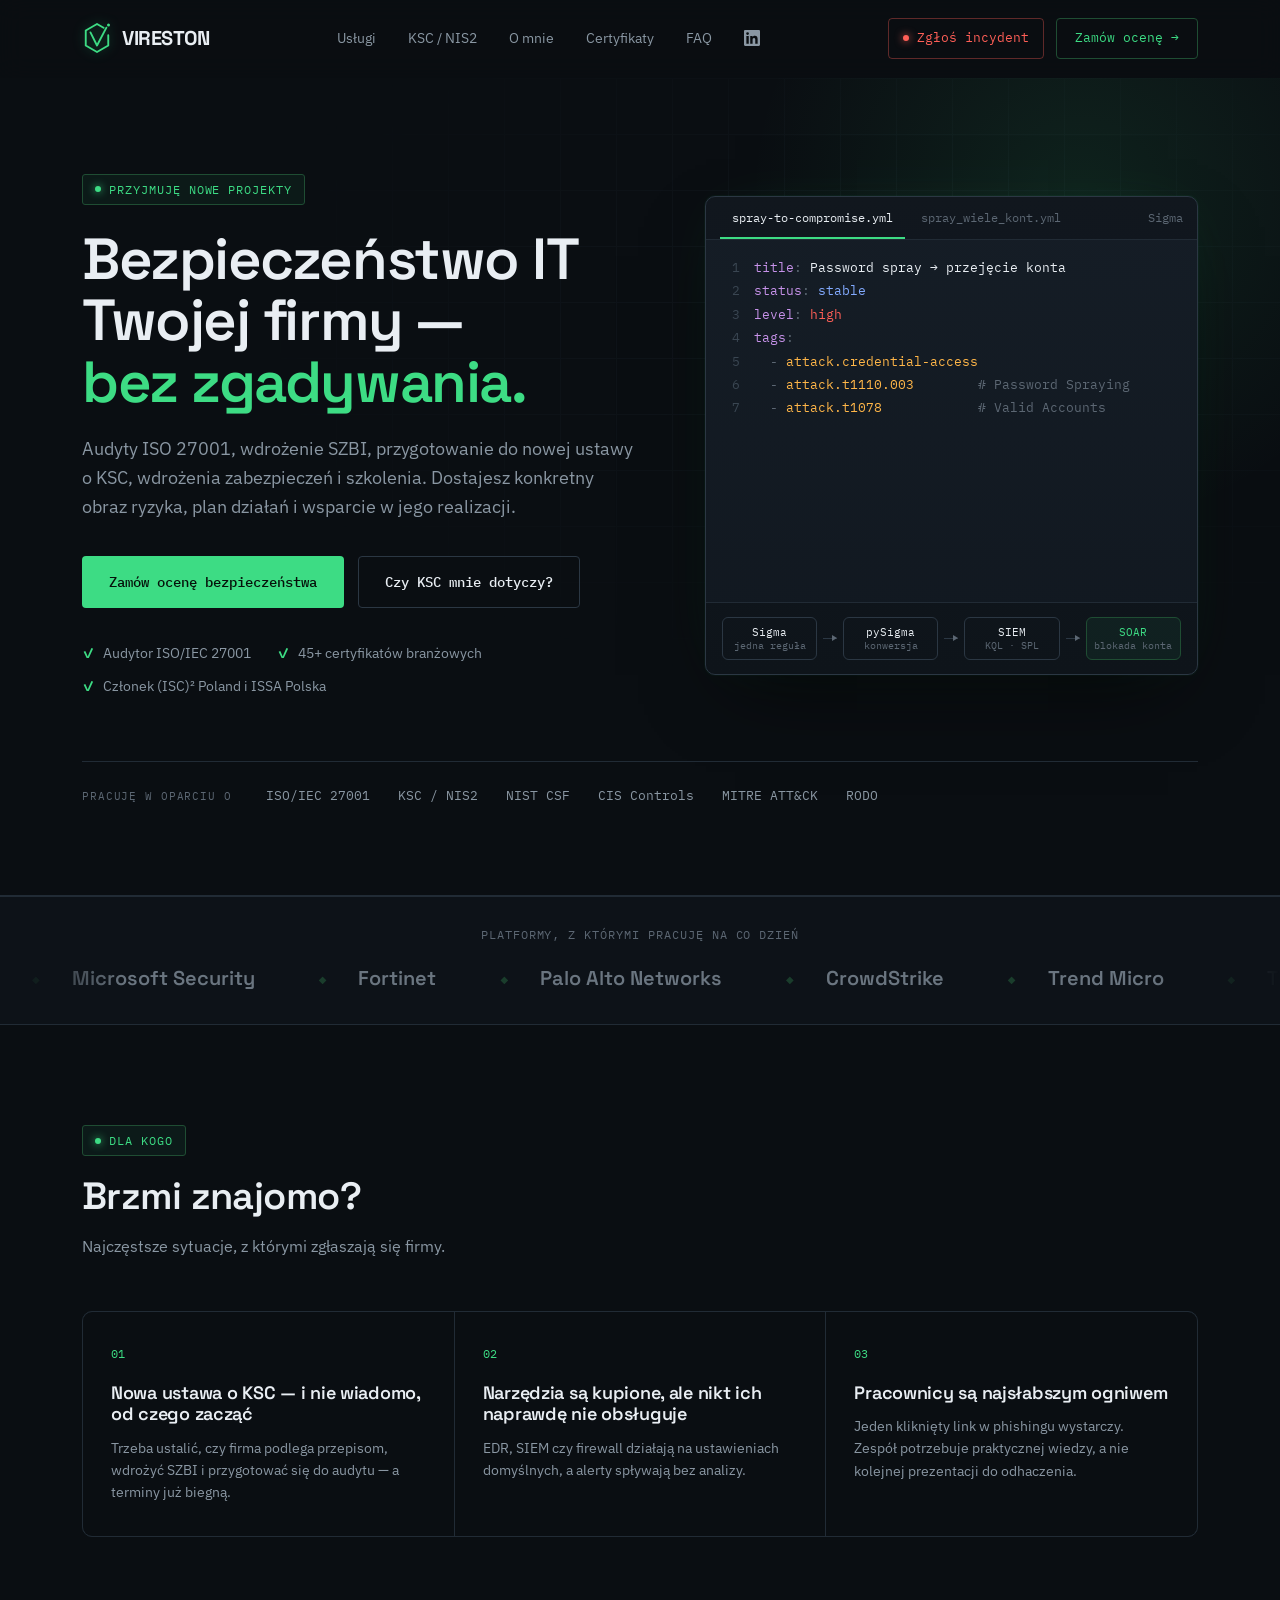
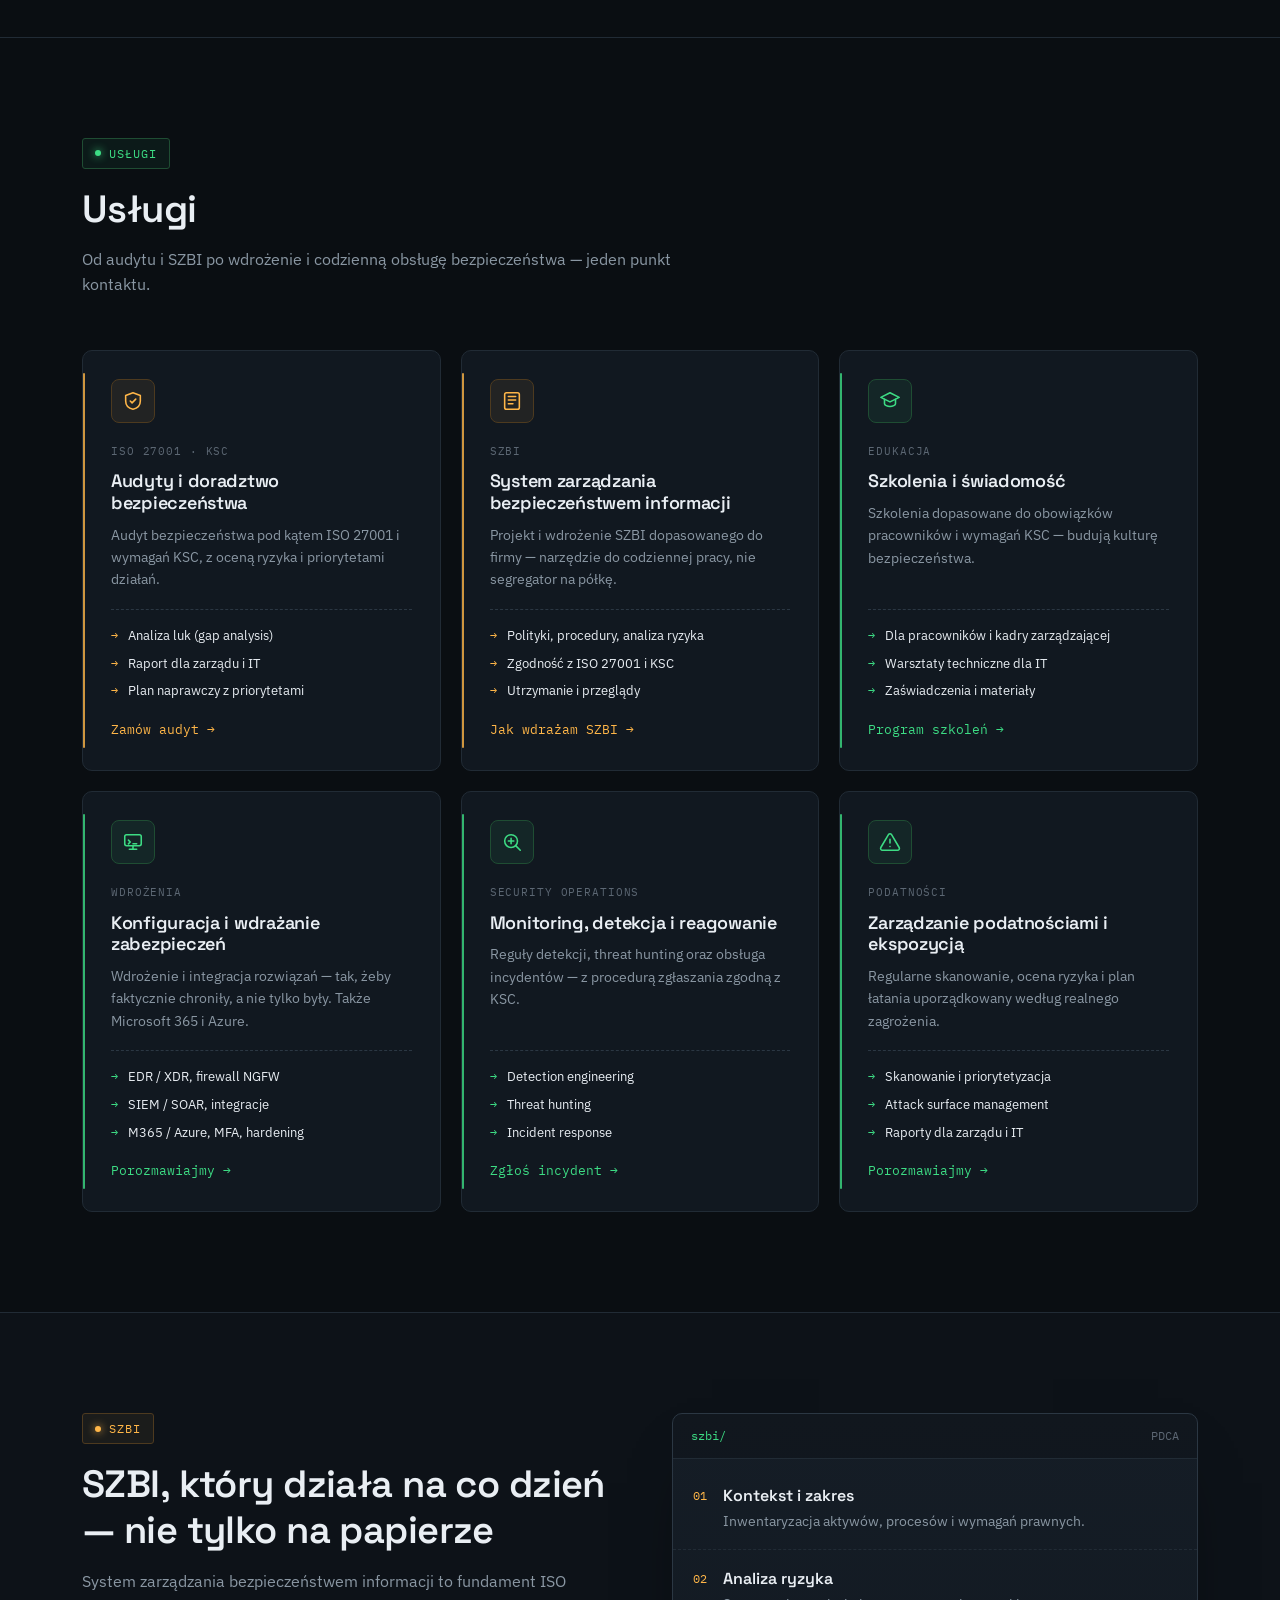
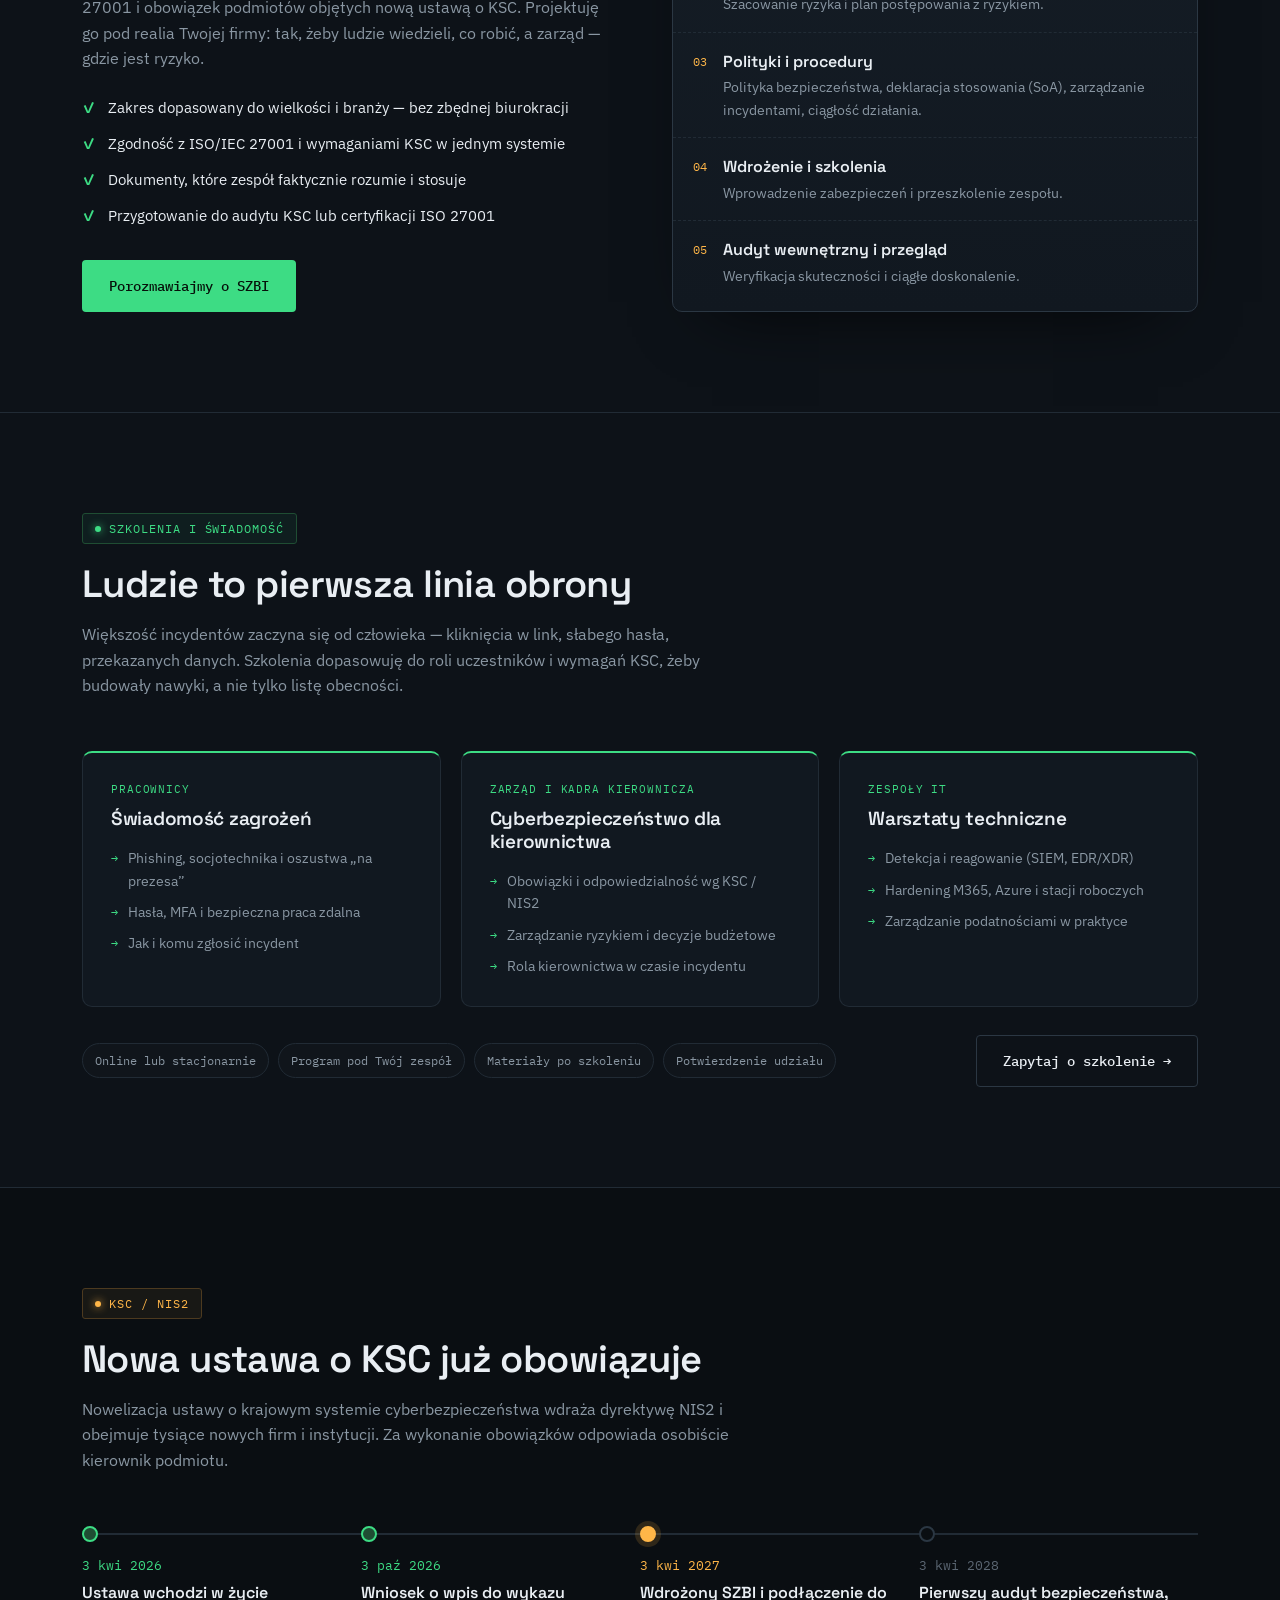
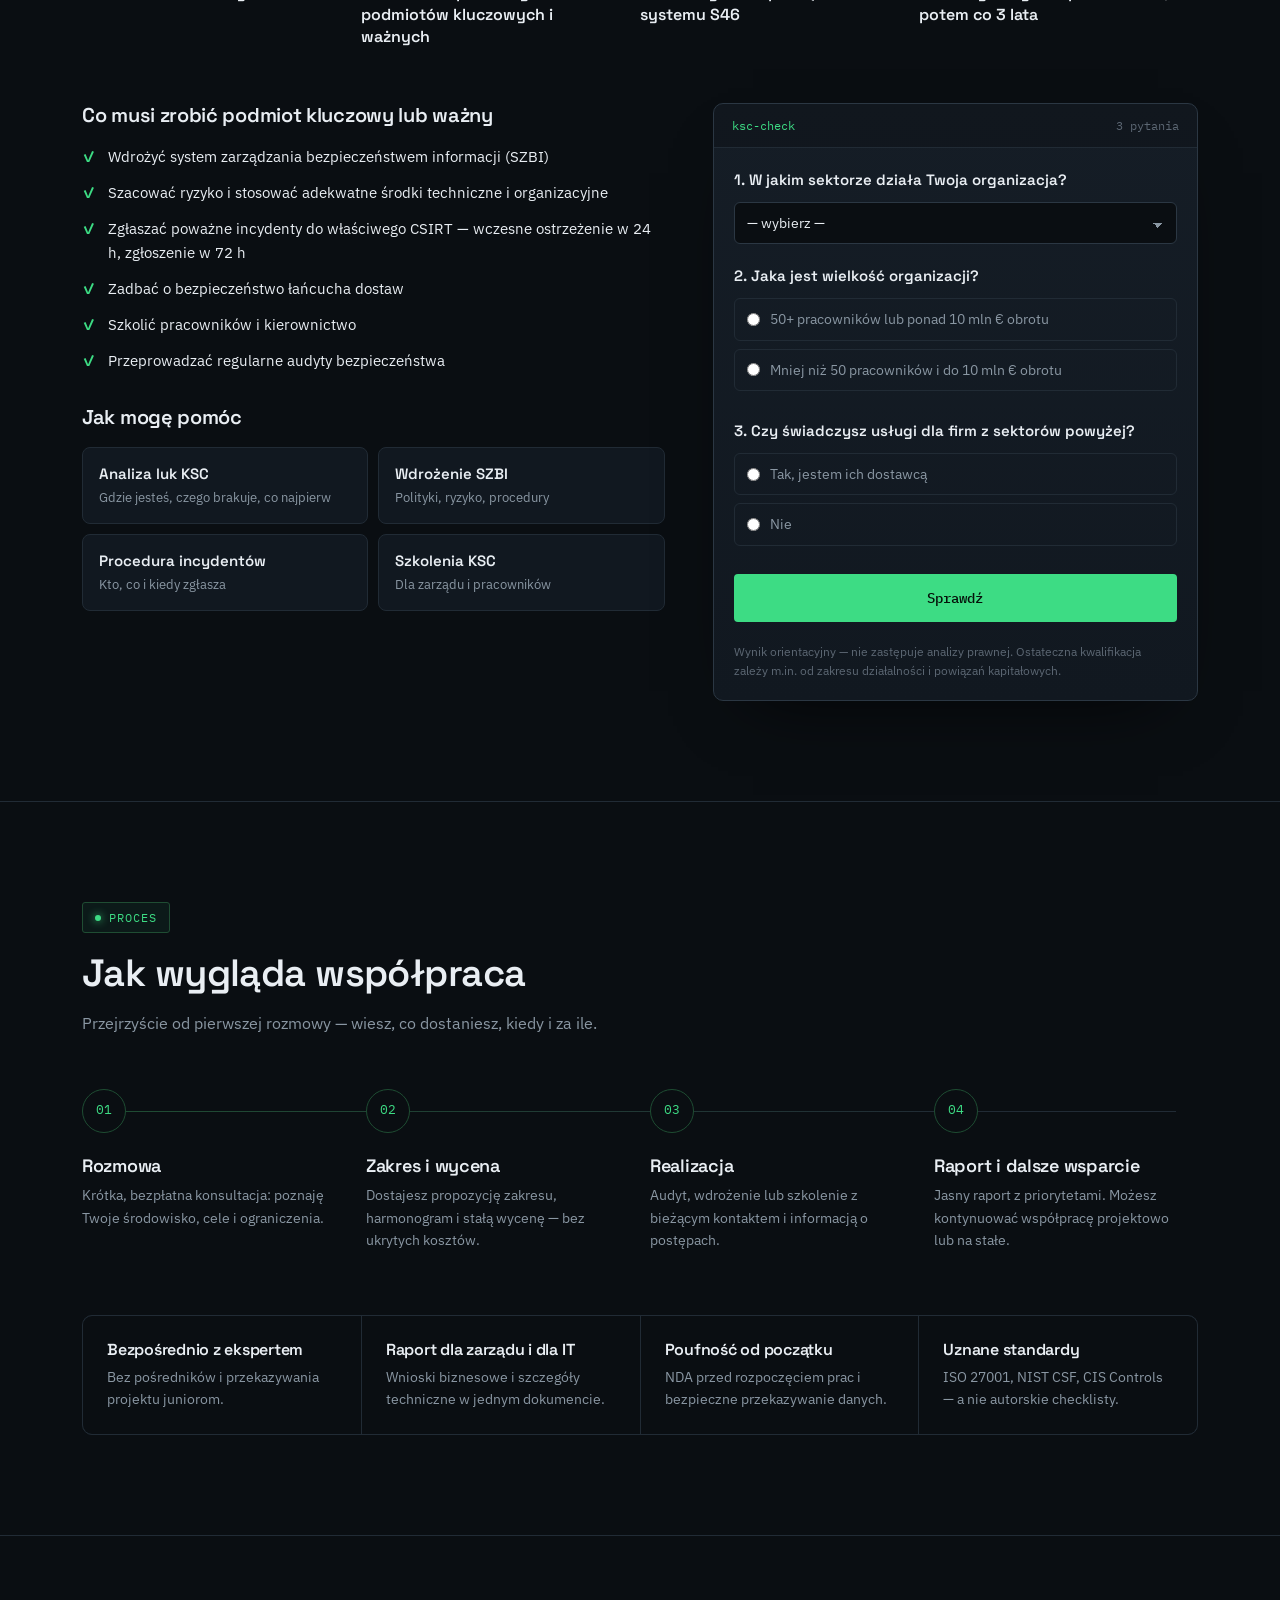
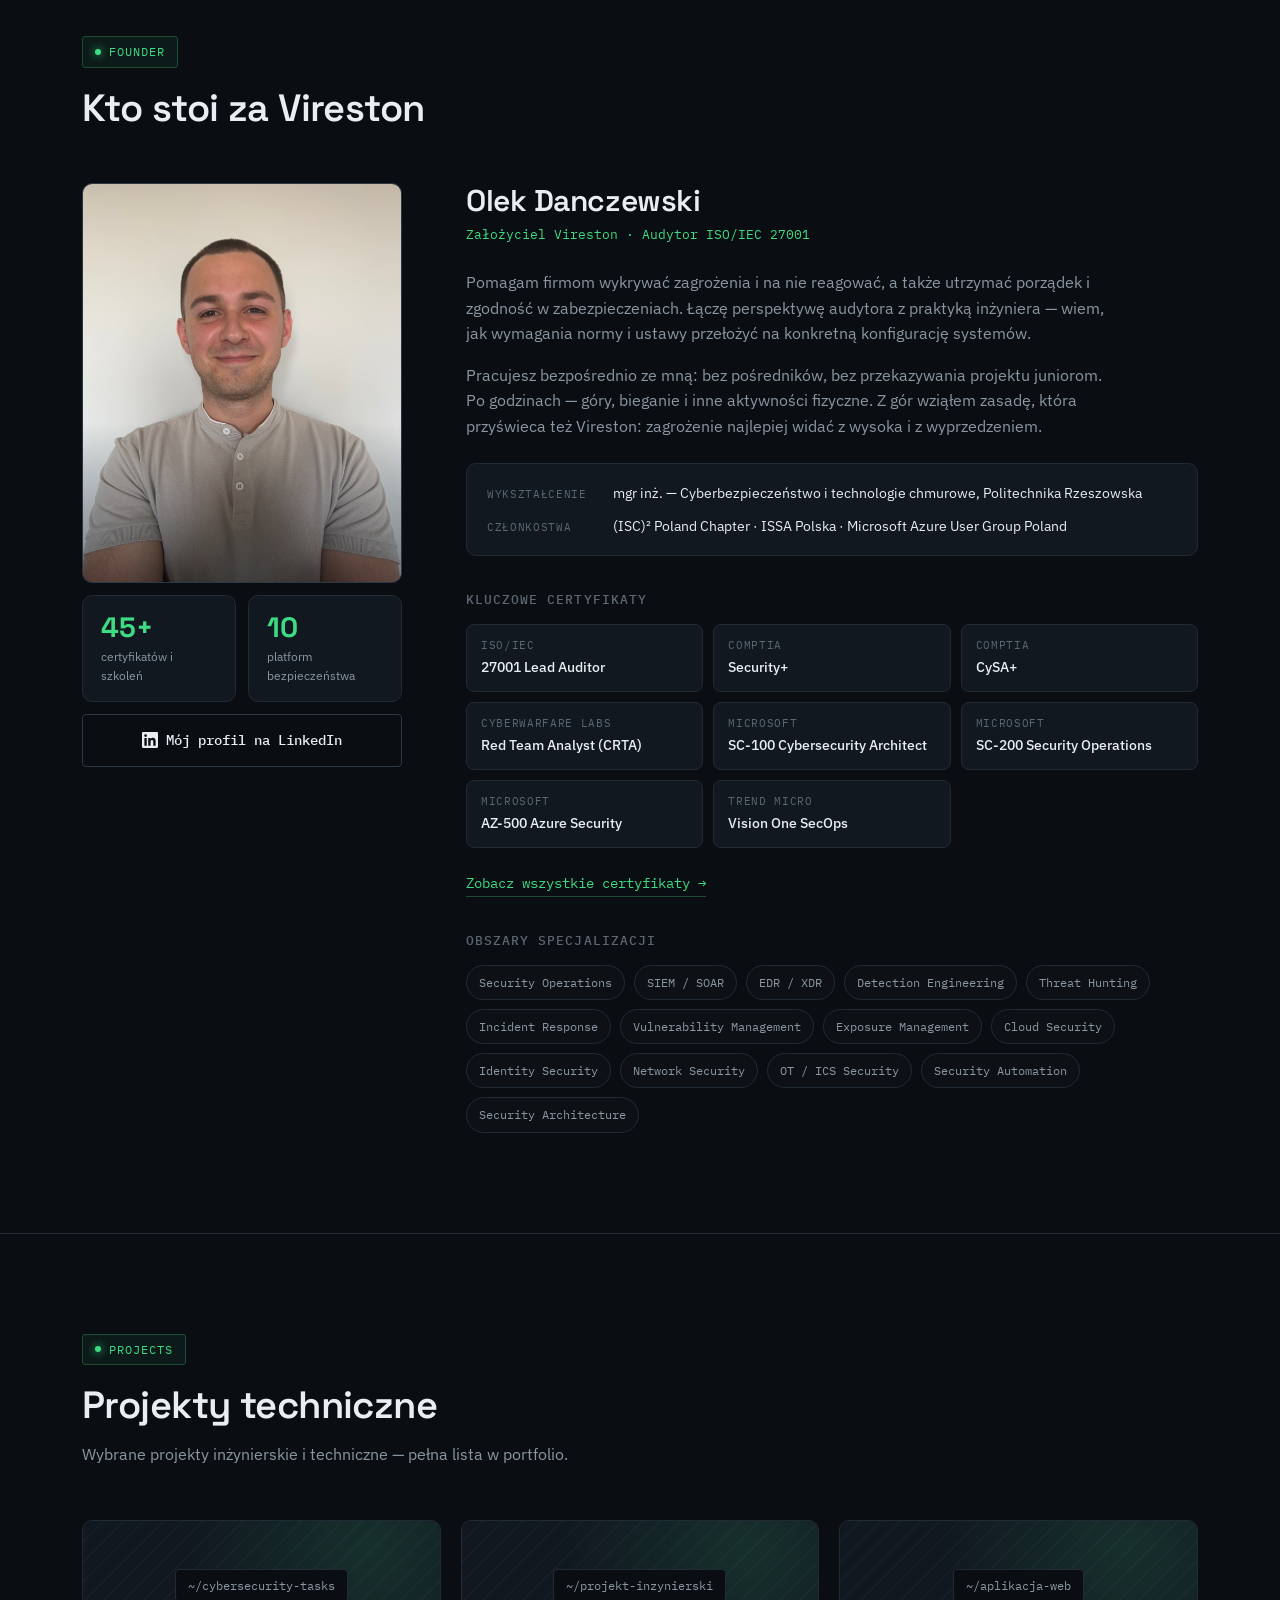
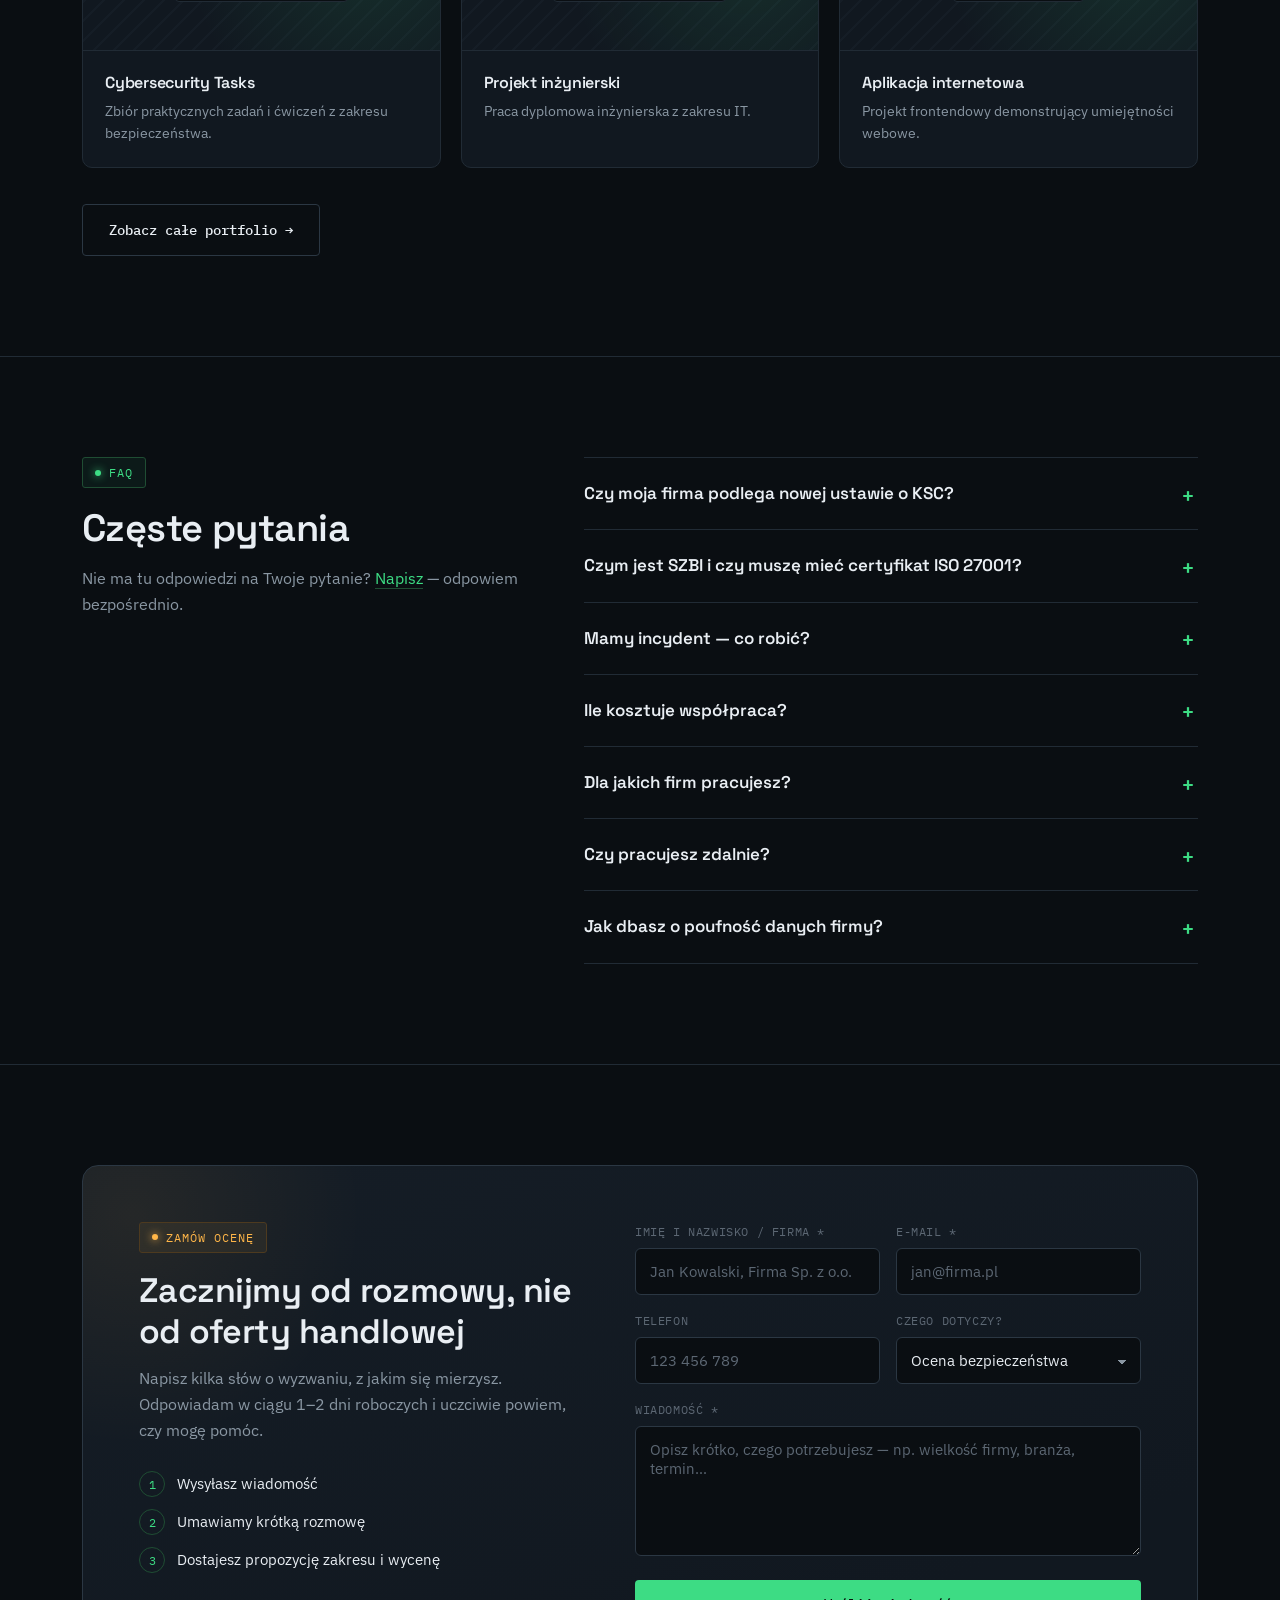
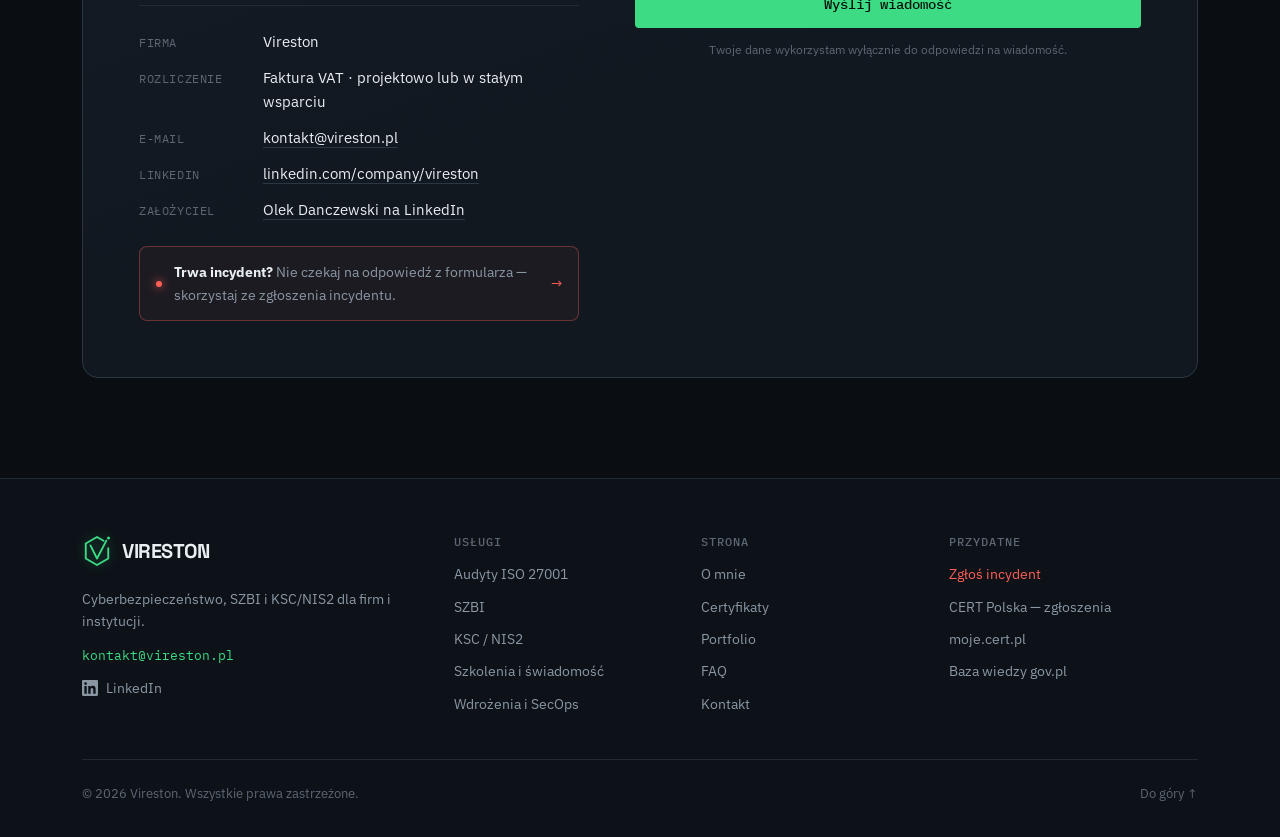
<file: index.html>
<!DOCTYPE html>
<html lang="pl">
<head>
<meta charset="UTF-8">
<meta name="viewport" content="width=device-width, initial-scale=1.0">
<title>Vireston — Cyberbezpieczeństwo, SZBI, KSC/NIS2 i audyty ISO 27001</title>
<meta name="description" content="Vireston: audyty ISO 27001, wdrożenie SZBI, przygotowanie do nowej ustawy o KSC (NIS2), wdrożenia zabezpieczeń, reagowanie na incydenty oraz szkolenia i budowanie świadomości dla firm i instytucji. Realizacja zdalnie w całej Polsce.">
<link rel="canonical" href="https://vireston.pl/">
<meta name="theme-color" content="#0a0e12">

<meta property="og:type" content="website">
<meta property="og:locale" content="pl_PL">
<meta property="og:site_name" content="Vireston">
<meta property="og:url" content="https://vireston.pl/">
<meta property="og:title" content="Vireston — Cyberbezpieczeństwo, SZBI i KSC/NIS2 dla firm">
<meta property="og:description" content="Audyty ISO 27001, wdrożenie SZBI, przygotowanie do KSC/NIS2, wdrożenia zabezpieczeń i szkolenia dla firm i instytucji.">
<meta property="og:image" content="https://vireston.pl/img/logo/og-image.png">
<meta name="twitter:card" content="summary_large_image">

<link rel="icon" href="favicon.svg" type="image/svg+xml">
<link rel="apple-touch-icon" href="img/logo/vireston-avatar.png">
<link rel="preconnect" href="https://fonts.googleapis.com">
<link rel="preconnect" href="https://fonts.gstatic.com" crossorigin>
<link href="https://fonts.googleapis.com/css2?family=Space+Grotesk:wght@500;600;700&family=IBM+Plex+Sans:wght@400;500;600&family=IBM+Plex+Mono:wght@400;500&display=swap" rel="stylesheet">
<link rel="stylesheet" href="css/style.css?v=2026-11-01">
<script>document.documentElement.classList.add('js');</script>

<script type="application/ld+json">
{
  "@context": "https://schema.org",
  "@type": "ProfessionalService",
  "name": "Vireston",
  "url": "https://vireston.pl/",
  "logo": "https://vireston.pl/img/logo/vireston-avatar.png",
  "image": "https://vireston.pl/img/profile/author-imagee2.jpeg",
  "description": "Audyty ISO 27001, wdrożenie SZBI, przygotowanie do KSC/NIS2, wdrożenia zabezpieczeń, reagowanie na incydenty i szkolenia z cyberbezpieczeństwa.",
  "areaServed": "PL",
  "email": "kontakt@vireston.pl",
  "sameAs": ["https://www.linkedin.com/company/vireston/"],
  "founder": {
    "@type": "Person",
    "name": "Olek Danczewski",
    "jobTitle": "Założyciel, audytor ISO/IEC 27001",
    "sameAs": ["https://www.linkedin.com/in/danczewski/"]
  },
  "knowsAbout": ["ISO 27001", "SZBI", "KSC", "NIS2", "Security Operations", "SIEM", "EDR", "XDR", "Incident Response", "Cloud Security", "Security Awareness"]
}
</script>
<script type="application/ld+json">
{
  "@context": "https://schema.org",
  "@type": "FAQPage",
  "mainEntity": [
    {"@type": "Question", "name": "Czy moja firma podlega nowej ustawie o KSC?", "acceptedAnswer": {"@type": "Answer", "text": "Ustawa obejmuje podmioty kluczowe i ważne z sektorów wymienionych w jej załącznikach — zwykle średnie i duże firmy (od 50 osób lub powyżej 10 mln euro obrotu), a w niektórych sektorach niezależnie od wielkości. Obowiązek ustalenia, czy ustawa Cię dotyczy, spoczywa na samej firmie."}},
    {"@type": "Question", "name": "Czym jest SZBI i czy muszę mieć certyfikat ISO 27001?", "acceptedAnswer": {"@type": "Answer", "text": "SZBI to system zarządzania bezpieczeństwem informacji: polityki, analiza ryzyka, procedury i nadzór. Ustawa o KSC wymaga jego wdrożenia, ale nie wymaga certyfikatu ISO 27001. Norma jest jednak najlepszym wzorcem i ułatwia późniejszą certyfikację."}},
    {"@type": "Question", "name": "Ile kosztuje współpraca?", "acceptedAnswer": {"@type": "Answer", "text": "Każdy projekt wyceniam indywidualnie. Po pierwszej rozmowie dostajesz konkretną, stałą wycenę."}}
  ]
}
</script>
</head>
<body>

<svg width="0" height="0" style="position:absolute" aria-hidden="true">
  <symbol id="vlogo" viewBox="0 0 64 64">
    <g fill="none" stroke="currentColor" stroke-width="4" stroke-linejoin="round" stroke-linecap="round">
      <path d="M46 10.2L32 2 8 16v32l24 14 24-14V26"/>
      <path d="M18 20l14 28 20-38"/>
    </g>
    <circle cx="56.5" cy="4.5" r="3.2" fill="currentColor"/>
  </symbol>
  <symbol id="i-linkedin" viewBox="0 0 24 24"><path fill="currentColor" d="M20.45 20.45h-3.56v-5.57c0-1.33-.02-3.04-1.85-3.04-1.86 0-2.14 1.45-2.14 2.95v5.66H9.35V9h3.41v1.56h.05c.48-.9 1.64-1.85 3.37-1.85 3.6 0 4.27 2.37 4.27 5.46v6.28zM5.34 7.43a2.06 2.06 0 110-4.13 2.06 2.06 0 010 4.13zM7.12 20.45H3.56V9h3.56v11.45zM22.22 0H1.77C.79 0 0 .77 0 1.73v20.54C0 23.23.79 24 1.77 24h20.45c.98 0 1.78-.77 1.78-1.73V1.73C24 .77 23.2 0 22.22 0z"/></symbol>
</svg>

<a href="#main" class="skip">Przejdź do treści</a>

<header class="site-header">
  <div class="wrap">
    <nav aria-label="Główna nawigacja">
      <a href="index.html" class="logo" aria-label="Vireston — strona główna"><svg class="logo-mark" aria-hidden="true"><use href="#vlogo"/></svg>VIRESTON</a>
      <div class="navlinks" id="navlinks">
        <a href="#uslugi">Usługi</a>
        <a href="#ksc">KSC / NIS2</a>
        <a href="#o-mnie">O mnie</a>
        <a href="certyfikaty.html">Certyfikaty</a>
        <a href="#faq">FAQ</a>
        <a href="https://www.linkedin.com/company/vireston/" target="_blank" rel="noopener" class="nav-li" aria-label="Vireston na LinkedIn"><svg aria-hidden="true"><use href="#i-linkedin"/></svg><span>LinkedIn</span></a>
        <a href="incydent.html" class="nav-incident-mobile"><span class="dot pulse"></span>Zgłoś incydent</a>
        <a href="#kontakt" class="nav-cta-mobile" data-topic="Ocena bezpieczeństwa">Zamów ocenę bezpieczeństwa →</a>
      </div>
      <div class="nav-actions">
        <a href="incydent.html" class="nav-incident"><span class="dot pulse"></span>Zgłoś incydent</a>
        <a href="#kontakt" class="nav-cta" data-topic="Ocena bezpieczeństwa">Zamów ocenę →</a>
      </div>
      <button class="burger" aria-label="Otwórz menu" aria-expanded="false" aria-controls="navlinks"><span></span><span></span><span></span></button>
    </nav>
  </div>
</header>

<main id="main">

<!-- ========== HERO ========== -->
<section class="hero">
  <div class="hero-grid-bg" aria-hidden="true"></div>
  <div class="wrap hero-layout">
    <div class="hero-copy">
      <div class="eyebrow">
        <span class="status-tag green"><span class="dot pulse"></span>Przyjmuję nowe projekty</span>
      </div>
      <h1>Bezpieczeństwo IT<br>Twojej firmy —<br><span class="accent">bez zgadywania.</span></h1>
      <p class="lead">Audyty ISO 27001, wdrożenie SZBI, przygotowanie do nowej ustawy o KSC, wdrożenia zabezpieczeń i szkolenia. Dostajesz konkretny obraz ryzyka, plan działań i wsparcie w jego realizacji.</p>
      <div class="hero-ctas">
        <a href="#kontakt" class="btn btn-primary" data-topic="Ocena bezpieczeństwa">Zamów ocenę bezpieczeństwa</a>
        <a href="#ksc-check" class="btn btn-ghost">Czy KSC mnie dotyczy?</a>
      </div>
      <ul class="hero-trust">
        <li><span class="check" aria-hidden="true">✓</span>Audytor ISO/IEC 27001</li>
        <li><span class="check" aria-hidden="true">✓</span>45+ certyfikatów branżowych</li>
        <li><span class="check" aria-hidden="true">✓</span>Członek (ISC)² Poland i ISSA Polska</li>
      </ul>
    </div>

    <figure class="terminal">
      <div class="term-bar">
        <span class="term-tab active">spray-to-compromise.yml</span>
        <span class="term-tab">spray_wiele_kont.yml</span>
        <span class="term-title">Sigma</span>
      </div>
      <div class="term-body" aria-label="Reguła korelacyjna Sigma: password spraying zakończony udanym logowaniem">
        <div class="tl"><span class="ln">1</span><span class="kw">title</span><span class="op">:</span> Password spray → przejęcie konta</div>
        <div class="tl"><span class="ln">2</span><span class="kw">status</span><span class="op">:</span> <span class="fn">stable</span></div>
        <div class="tl"><span class="ln">3</span><span class="kw">level</span><span class="op">:</span> <span class="sevtxt">high</span></div>
        <div class="tl"><span class="ln">4</span><span class="kw">tags</span><span class="op">:</span></div>
        <div class="tl"><span class="ln">5</span>  <span class="op">-</span> <span class="str">attack.credential-access</span></div>
        <div class="tl"><span class="ln">6</span>  <span class="op">-</span> <span class="str">attack.t1110.003</span>        <span class="cm"># Password Spraying</span></div>
        <div class="tl"><span class="ln">7</span>  <span class="op">-</span> <span class="str">attack.t1078</span>            <span class="cm"># Valid Accounts</span></div>
        <div class="tl"><span class="ln">8</span><span class="kw">correlation</span><span class="op">:</span></div>
        <div class="tl"><span class="ln">9</span>  <span class="kw">type</span><span class="op">:</span> <span class="fn">temporal_ordered</span></div>
        <div class="tl"><span class="ln">10</span>  <span class="kw">rules</span><span class="op">:</span></div>
        <div class="tl"><span class="ln">11</span>    <span class="op">-</span> spray_wiele_kont         <span class="cm"># ≥ 10 kont z 1 IP</span></div>
        <div class="tl"><span class="ln">12</span>    <span class="op">-</span> udane_logowanie</div>
        <div class="tl"><span class="ln">13</span>  <span class="kw">group-by</span><span class="op">:</span> [<span class="tb">IpAddress</span>]</div>
        <div class="tl"><span class="ln">14</span>  <span class="kw">timespan</span><span class="op">:</span> <span class="num">1h</span></div>
      </div>
      <figcaption class="pipeline" aria-label="Architektura: jedna reguła, wiele platform">
        <span class="node">Sigma<small>jedna reguła</small></span>
        <span class="arrow" aria-hidden="true"></span>
        <span class="node">pySigma<small>konwersja</small></span>
        <span class="arrow" aria-hidden="true"></span>
        <span class="node">SIEM<small>KQL · SPL</small></span>
        <span class="arrow" aria-hidden="true"></span>
        <span class="node act">SOAR<small>blokada konta</small></span>
      </figcaption>
    </figure>
  </div>
  <div class="wrap">
    <div class="frameworks">
      <span class="fw-label">Pracuję w oparciu o</span>
      <span>ISO/IEC 27001</span><span>KSC / NIS2</span><span>NIST CSF</span><span>CIS Controls</span><span>MITRE ATT&amp;CK</span><span>RODO</span>
    </div>
  </div>
</section>

<!-- ========== TECH STRIP ========== -->
<div class="tech-strip" aria-label="Platformy, z którymi pracuję">
  <div class="wrap">
    <p class="tech-label">Platformy, z którymi pracuję na co dzień</p>
  </div>
  <div class="marquee">
    <div class="marquee-track">
      <span>Microsoft Security</span><span>Fortinet</span><span>Palo Alto Networks</span><span>CrowdStrike</span><span>Trend Micro</span><span>TXOne Networks</span><span>Splunk</span><span>Tenable</span><span>Rapid7</span><span>Wazuh</span>
      <span aria-hidden="true">Microsoft Security</span><span aria-hidden="true">Fortinet</span><span aria-hidden="true">Palo Alto Networks</span><span aria-hidden="true">CrowdStrike</span><span aria-hidden="true">Trend Micro</span><span aria-hidden="true">TXOne Networks</span><span aria-hidden="true">Splunk</span><span aria-hidden="true">Tenable</span><span aria-hidden="true">Rapid7</span><span aria-hidden="true">Wazuh</span>
    </div>
  </div>
</div>

<!-- ========== PROBLEMY ========== -->
<section id="dla-kogo">
  <div class="wrap">
    <div class="section-head reveal">
      <span class="status-tag green"><span class="dot"></span>dla kogo</span>
      <h2>Brzmi znajomo?</h2>
      <p>Najczęstsze sytuacje, z którymi zgłaszają się firmy.</p>
    </div>
    <div class="pain-grid">
      <div class="pain reveal">
        <div class="pain-num">01</div>
        <h3>Nowa ustawa o KSC — i nie wiadomo, od czego zacząć</h3>
        <p>Trzeba ustalić, czy firma podlega przepisom, wdrożyć SZBI i przygotować się do audytu — a terminy już biegną.</p>
      </div>
      <div class="pain reveal">
        <div class="pain-num">02</div>
        <h3>Narzędzia są kupione, ale nikt ich naprawdę nie obsługuje</h3>
        <p>EDR, SIEM czy firewall działają na ustawieniach domyślnych, a alerty spływają bez analizy.</p>
      </div>
      <div class="pain reveal">
        <div class="pain-num">03</div>
        <h3>Pracownicy są najsłabszym ogniwem</h3>
        <p>Jeden kliknięty link w phishingu wystarczy. Zespół potrzebuje praktycznej wiedzy, a nie kolejnej prezentacji do odhaczenia.</p>
      </div>
    </div>
  </div>
</section>

<!-- ========== USŁUGI ========== -->
<section id="uslugi">
  <div class="wrap">
    <div class="section-head reveal">
      <span class="status-tag green"><span class="dot"></span>usługi</span>
      <h2>Usługi</h2>
      <p>Od audytu i SZBI po wdrożenie i codzienną obsługę bezpieczeństwa — jeden punkt kontaktu.</p>
    </div>
    <div class="grid">
      <article class="card amber reveal">
        <div class="card-ic" aria-hidden="true">
          <svg viewBox="0 0 24 24"><path d="M9 12l2 2 4-4"/><path d="M12 3l8 3v6c0 5-3.5 8-8 9-4.5-1-8-4-8-9V6l8-3z"/></svg>
        </div>
        <span class="tag">ISO 27001 · KSC</span>
        <h3>Audyty i doradztwo bezpieczeństwa</h3>
        <p>Audyt bezpieczeństwa pod kątem ISO 27001 i wymagań KSC, z oceną ryzyka i priorytetami działań.</p>
        <ul class="deliver">
          <li>Analiza luk (gap analysis)</li>
          <li>Raport dla zarządu i IT</li>
          <li>Plan naprawczy z priorytetami</li>
        </ul>
        <a href="#kontakt" class="card-link" data-topic="Audyt / ISO 27001">Zamów audyt →</a>
      </article>
      <article class="card amber reveal">
        <div class="card-ic" aria-hidden="true">
          <svg viewBox="0 0 24 24"><rect x="4" y="3" width="16" height="18" rx="2"/><path d="M8 7h8M8 11h8M8 15h5"/></svg>
        </div>
        <span class="tag">SZBI</span>
        <h3>System zarządzania bezpieczeństwem informacji</h3>
        <p>Projekt i wdrożenie SZBI dopasowanego do firmy — narzędzie do codziennej pracy, nie segregator na półkę.</p>
        <ul class="deliver">
          <li>Polityki, procedury, analiza ryzyka</li>
          <li>Zgodność z ISO 27001 i KSC</li>
          <li>Utrzymanie i przeglądy</li>
        </ul>
        <a href="#szbi" class="card-link">Jak wdrażam SZBI →</a>
      </article>
      <article class="card reveal">
        <div class="card-ic" aria-hidden="true">
          <svg viewBox="0 0 24 24"><path d="M2 8l10-5 10 5-10 5L2 8z"/><path d="M6 10v5c0 1.5 3 3 6 3s6-1.5 6-3v-5"/></svg>
        </div>
        <span class="tag">Edukacja</span>
        <h3>Szkolenia i świadomość</h3>
        <p>Szkolenia dopasowane do obowiązków pracowników i wymagań KSC — budują kulturę bezpieczeństwa.</p>
        <ul class="deliver">
          <li>Dla pracowników i kadry zarządzającej</li>
          <li>Warsztaty techniczne dla IT</li>
          <li>Zaświadczenia i materiały</li>
        </ul>
        <a href="#szkolenia" class="card-link">Program szkoleń →</a>
      </article>
      <article class="card reveal">
        <div class="card-ic" aria-hidden="true">
          <svg viewBox="0 0 24 24"><rect x="3" y="4" width="18" height="12" rx="2"/><path d="M8 20h8M12 16v4"/><path d="M7 10l2 2-2 2M12 14h4"/></svg>
        </div>
        <span class="tag">Wdrożenia</span>
        <h3>Konfiguracja i wdrażanie zabezpieczeń</h3>
        <p>Wdrożenie i integracja rozwiązań — tak, żeby faktycznie chroniły, a nie tylko były. Także Microsoft 365 i Azure.</p>
        <ul class="deliver">
          <li>EDR / XDR, firewall NGFW</li>
          <li>SIEM / SOAR, integracje</li>
          <li>M365 / Azure, MFA, hardening</li>
        </ul>
        <a href="#kontakt" class="card-link" data-topic="Wdrożenie zabezpieczeń">Porozmawiajmy →</a>
      </article>
      <article class="card reveal">
        <div class="card-ic" aria-hidden="true">
          <svg viewBox="0 0 24 24"><circle cx="11" cy="11" r="7"/><path d="M21 21l-5-5"/><path d="M8 11h6M11 8v6"/></svg>
        </div>
        <span class="tag">Security Operations</span>
        <h3>Monitoring, detekcja i reagowanie</h3>
        <p>Reguły detekcji, threat hunting oraz obsługa incydentów — z procedurą zgłaszania zgodną z KSC.</p>
        <ul class="deliver">
          <li>Detection engineering</li>
          <li>Threat hunting</li>
          <li>Incident response</li>
        </ul>
        <a href="incydent.html" class="card-link">Zgłoś incydent →</a>
      </article>
      <article class="card reveal">
        <div class="card-ic" aria-hidden="true">
          <svg viewBox="0 0 24 24"><path d="M12 9v4M12 17h.01"/><path d="M10.3 3.9L2 18a2 2 0 001.7 3h16.6a2 2 0 001.7-3L13.7 3.9a2 2 0 00-3.4 0z"/></svg>
        </div>
        <span class="tag">Podatności</span>
        <h3>Zarządzanie podatnościami i ekspozycją</h3>
        <p>Regularne skanowanie, ocena ryzyka i plan łatania uporządkowany według realnego zagrożenia.</p>
        <ul class="deliver">
          <li>Skanowanie i priorytetyzacja</li>
          <li>Attack surface management</li>
          <li>Raporty dla zarządu i IT</li>
        </ul>
        <a href="#kontakt" class="card-link" data-topic="Podatności">Porozmawiajmy →</a>
      </article>
    </div>
  </div>
</section>

<!-- ========== SZBI ========== -->
<section id="szbi" class="feature">
  <div class="wrap feature-layout">
    <div class="feature-copy reveal">
      <span class="status-tag amber"><span class="dot"></span>szbi</span>
      <h2>SZBI, który działa na co dzień — nie tylko na papierze</h2>
      <p class="feature-lead">System zarządzania bezpieczeństwem informacji to fundament ISO 27001 i obowiązek podmiotów objętych nową ustawą o KSC. Projektuję go pod realia Twojej firmy: tak, żeby ludzie wiedzieli, co robić, a zarząd — gdzie jest ryzyko.</p>
      <ul class="ticks">
        <li>Zakres dopasowany do wielkości i branży — bez zbędnej biurokracji</li>
        <li>Zgodność z ISO/IEC 27001 i wymaganiami KSC w jednym systemie</li>
        <li>Dokumenty, które zespół faktycznie rozumie i stosuje</li>
        <li>Przygotowanie do audytu KSC lub certyfikacji ISO 27001</li>
      </ul>
      <a href="#kontakt" class="btn btn-primary" data-topic="SZBI">Porozmawiajmy o SZBI</a>
    </div>
    <div class="szbi-panel reveal" aria-label="Elementy SZBI">
      <div class="panel-head"><span class="mono-label">szbi/</span><span class="mono-label dim">PDCA</span></div>
      <ol class="szbi-steps">
        <li><span class="sn">01</span><div><strong>Kontekst i zakres</strong><p>Inwentaryzacja aktywów, procesów i wymagań prawnych.</p></div></li>
        <li><span class="sn">02</span><div><strong>Analiza ryzyka</strong><p>Szacowanie ryzyka i plan postępowania z ryzykiem.</p></div></li>
        <li><span class="sn">03</span><div><strong>Polityki i procedury</strong><p>Polityka bezpieczeństwa, deklaracja stosowania (SoA), zarządzanie incydentami, ciągłość działania.</p></div></li>
        <li><span class="sn">04</span><div><strong>Wdrożenie i szkolenia</strong><p>Wprowadzenie zabezpieczeń i przeszkolenie zespołu.</p></div></li>
        <li><span class="sn">05</span><div><strong>Audyt wewnętrzny i przegląd</strong><p>Weryfikacja skuteczności i ciągłe doskonalenie.</p></div></li>
      </ol>
    </div>
  </div>
</section>

<!-- ========== SZKOLENIA ========== -->
<section id="szkolenia" class="feature">
  <div class="wrap">
    <div class="section-head reveal">
      <span class="status-tag green"><span class="dot"></span>szkolenia i świadomość</span>
      <h2>Ludzie to pierwsza linia obrony</h2>
      <p>Większość incydentów zaczyna się od człowieka — kliknięcia w link, słabego hasła, przekazanych danych. Szkolenia dopasowuję do roli uczestników i wymagań KSC, żeby budowały nawyki, a nie tylko listę obecności.</p>
    </div>
    <div class="train-grid">
      <div class="train reveal">
        <div class="train-who">Pracownicy</div>
        <h3>Świadomość zagrożeń</h3>
        <ul>
          <li>Phishing, socjotechnika i oszustwa „na prezesa”</li>
          <li>Hasła, MFA i bezpieczna praca zdalna</li>
          <li>Jak i komu zgłosić incydent</li>
        </ul>
      </div>
      <div class="train reveal">
        <div class="train-who">Zarząd i kadra kierownicza</div>
        <h3>Cyberbezpieczeństwo dla kierownictwa</h3>
        <ul>
          <li>Obowiązki i odpowiedzialność wg KSC / NIS2</li>
          <li>Zarządzanie ryzykiem i decyzje budżetowe</li>
          <li>Rola kierownictwa w czasie incydentu</li>
        </ul>
      </div>
      <div class="train reveal">
        <div class="train-who">Zespoły IT</div>
        <h3>Warsztaty techniczne</h3>
        <ul>
          <li>Detekcja i reagowanie (SIEM, EDR/XDR)</li>
          <li>Hardening M365, Azure i stacji roboczych</li>
          <li>Zarządzanie podatnościami w praktyce</li>
        </ul>
      </div>
    </div>
    <div class="train-foot reveal">
      <div class="train-formats">
        <span class="cert-chip">Online lub stacjonarnie</span>
        <span class="cert-chip">Program pod Twój zespół</span>
        <span class="cert-chip">Materiały po szkoleniu</span>
        <span class="cert-chip">Potwierdzenie udziału</span>
      </div>
      <a href="#kontakt" class="btn btn-ghost" data-topic="Szkolenia">Zapytaj o szkolenie →</a>
    </div>
  </div>
</section>

<!-- ========== KSC / NIS2 ========== -->
<section id="ksc">
  <div class="wrap">
    <div class="section-head reveal">
      <span class="status-tag amber"><span class="dot pulse"></span>ksc / nis2</span>
      <h2>Nowa ustawa o KSC już obowiązuje</h2>
      <p>Nowelizacja ustawy o krajowym systemie cyberbezpieczeństwa wdraża dyrektywę NIS2 i obejmuje tysiące nowych firm i instytucji. Za wykonanie obowiązków odpowiada osobiście kierownik podmiotu.</p>
    </div>

    <div class="timeline reveal" role="list">
      <div class="tl-item done" role="listitem">
        <div class="tl-date">3 kwi 2026</div>
        <div class="tl-what">Ustawa wchodzi w życie</div>
      </div>
      <div class="tl-item done" role="listitem">
        <div class="tl-date">3 paź 2026</div>
        <div class="tl-what">Wniosek o wpis do wykazu podmiotów kluczowych i ważnych</div>
      </div>
      <div class="tl-item next" role="listitem">
        <div class="tl-date">3 kwi 2027</div>
        <div class="tl-what">Wdrożony SZBI i podłączenie do systemu S46</div>
      </div>
      <div class="tl-item" role="listitem">
        <div class="tl-date">3 kwi 2028</div>
        <div class="tl-what">Pierwszy audyt bezpieczeństwa, potem co 3 lata</div>
      </div>
    </div>

    <div class="ksc-layout">
      <div class="ksc-duties reveal">
        <h3>Co musi zrobić podmiot kluczowy lub ważny</h3>
        <ul class="ticks">
          <li>Wdrożyć system zarządzania bezpieczeństwem informacji (SZBI)</li>
          <li>Szacować ryzyko i stosować adekwatne środki techniczne i organizacyjne</li>
          <li>Zgłaszać poważne incydenty do właściwego CSIRT — wczesne ostrzeżenie w 24 h, zgłoszenie w 72 h</li>
          <li>Zadbać o bezpieczeństwo łańcucha dostaw</li>
          <li>Szkolić pracowników i kierownictwo</li>
          <li>Przeprowadzać regularne audyty bezpieczeństwa</li>
        </ul>
        <h3 class="ksc-sub">Jak mogę pomóc</h3>
        <div class="ksc-help">
          <a href="#kontakt" data-topic="KSC / NIS2" class="ksc-chip"><strong>Analiza luk KSC</strong><span>Gdzie jesteś, czego brakuje, co najpierw</span></a>
          <a href="#szbi" class="ksc-chip"><strong>Wdrożenie SZBI</strong><span>Polityki, ryzyko, procedury</span></a>
          <a href="#kontakt" data-topic="KSC / NIS2" class="ksc-chip"><strong>Procedura incydentów</strong><span>Kto, co i kiedy zgłasza</span></a>
          <a href="#szkolenia" class="ksc-chip"><strong>Szkolenia KSC</strong><span>Dla zarządu i pracowników</span></a>
        </div>
      </div>

      <!-- KSC self-check -->
      <div class="ksc-check reveal" id="ksc-check">
        <div class="panel-head"><span class="mono-label">ksc-check</span><span class="mono-label dim">3 pytania</span></div>
        <form class="check-form" novalidate>
          <fieldset>
            <legend>1. W jakim sektorze działa Twoja organizacja?</legend>
            <select name="sector" aria-label="Sektor">
              <option value="">— wybierz —</option>
              <optgroup label="Sektory kluczowe">
                <option value="key">Energetyka (prąd, gaz, ciepło, paliwa, wodór)</option>
                <option value="key">Transport (lotniczy, kolejowy, wodny, drogowy)</option>
                <option value="key">Bankowość i infrastruktura rynków finansowych</option>
                <option value="key">Ochrona zdrowia</option>
                <option value="key">Woda pitna i ścieki</option>
                <option value="key">Usługi ICT zarządzane (MSP / MSSP)</option>
                <option value="key">Infrastruktura cyfrowa (chmura, centra danych, CDN)</option>
              </optgroup>
              <optgroup label="Zawsze objęte, niezależnie od wielkości">
                <option value="always">Administracja publiczna</option>
                <option value="always">DNS, rejestry TLD, usługi zaufania, sieci telekomunikacyjne</option>
              </optgroup>
              <optgroup label="Sektory ważne">
                <option value="important">Produkcja (m.in. elektronika, maszyny, pojazdy, wyroby medyczne)</option>
                <option value="important">Żywność — produkcja, przetwarzanie, dystrybucja</option>
                <option value="important">Chemikalia</option>
                <option value="important">Gospodarowanie odpadami</option>
                <option value="important">Usługi pocztowe i kurierskie</option>
                <option value="important">Dostawcy cyfrowi (e-commerce, wyszukiwarki, social media)</option>
                <option value="important">Badania naukowe</option>
              </optgroup>
              <option value="other">Inny sektor</option>
            </select>
          </fieldset>
          <fieldset>
            <legend>2. Jaka jest wielkość organizacji?</legend>
            <label class="radio"><input type="radio" name="size" value="big"> 50+ pracowników lub ponad 10 mln € obrotu</label>
            <label class="radio"><input type="radio" name="size" value="small"> Mniej niż 50 pracowników i do 10 mln € obrotu</label>
          </fieldset>
          <fieldset>
            <legend>3. Czy świadczysz usługi dla firm z sektorów powyżej?</legend>
            <label class="radio"><input type="radio" name="supplier" value="yes"> Tak, jestem ich dostawcą</label>
            <label class="radio"><input type="radio" name="supplier" value="no"> Nie</label>
          </fieldset>
          <button type="submit" class="btn btn-primary btn-block">Sprawdź</button>
        </form>
        <div class="check-result" hidden aria-live="polite"></div>
        <p class="check-note">Wynik orientacyjny — nie zastępuje analizy prawnej. Ostateczna kwalifikacja zależy m.in. od zakresu działalności i powiązań kapitałowych.</p>
      </div>
    </div>
  </div>
</section>

<!-- ========== PROCES ========== -->
<section id="proces">
  <div class="wrap">
    <div class="section-head reveal">
      <span class="status-tag green"><span class="dot"></span>proces</span>
      <h2>Jak wygląda współpraca</h2>
      <p>Przejrzyście od pierwszej rozmowy — wiesz, co dostaniesz, kiedy i za ile.</p>
    </div>
    <ol class="steps">
      <li class="step reveal">
        <div class="step-num">01</div>
        <h3>Rozmowa</h3>
        <p>Krótka, bezpłatna konsultacja: poznaję Twoje środowisko, cele i ograniczenia.</p>
      </li>
      <li class="step reveal">
        <div class="step-num">02</div>
        <h3>Zakres i wycena</h3>
        <p>Dostajesz propozycję zakresu, harmonogram i stałą wycenę — bez ukrytych kosztów.</p>
      </li>
      <li class="step reveal">
        <div class="step-num">03</div>
        <h3>Realizacja</h3>
        <p>Audyt, wdrożenie lub szkolenie z bieżącym kontaktem i informacją o postępach.</p>
      </li>
      <li class="step reveal">
        <div class="step-num">04</div>
        <h3>Raport i dalsze wsparcie</h3>
        <p>Jasny raport z priorytetami. Możesz kontynuować współpracę projektowo lub na stałe.</p>
      </li>
    </ol>

    <div class="why">
      <div class="why-item reveal"><h4>Bezpośrednio z ekspertem</h4><p>Bez pośredników i przekazywania projektu juniorom.</p></div>
      <div class="why-item reveal"><h4>Raport dla zarządu i dla IT</h4><p>Wnioski biznesowe i szczegóły techniczne w jednym dokumencie.</p></div>
      <div class="why-item reveal"><h4>Poufność od początku</h4><p>NDA przed rozpoczęciem prac i bezpieczne przekazywanie danych.</p></div>
      <div class="why-item reveal"><h4>Uznane standardy</h4><p>ISO 27001, NIST CSF, CIS Controls — a nie autorskie checklisty.</p></div>
    </div>
  </div>
</section>

<!-- ========== O MNIE ========== -->
<section id="o-mnie">
  <div class="wrap">
    <div class="section-head reveal">
      <span class="status-tag green"><span class="dot"></span>founder</span>
      <h2>Kto stoi za Vireston</h2>
    </div>

    <div class="founder">
      <div class="founder-side reveal">
        <div class="founder-photo">
          <img src="img/profile/author-imagee2.jpeg" alt="Olek Danczewski — założyciel Vireston" width="1200" height="1600" loading="lazy">
        </div>
        <div class="stats">
          <div class="stat"><div class="stat-num">45+</div><div class="stat-label">certyfikatów i szkoleń</div></div>
          <div class="stat"><div class="stat-num">10</div><div class="stat-label">platform bezpieczeństwa</div></div>
        </div>
        <a href="https://www.linkedin.com/in/danczewski/" target="_blank" rel="noopener" class="btn btn-ghost btn-block li-btn"><svg aria-hidden="true"><use href="#i-linkedin"/></svg>Mój profil na LinkedIn</a>
      </div>

      <div class="founder-body reveal">
        <h3>Olek Danczewski</h3>
        <div class="role">Założyciel Vireston · Audytor ISO/IEC 27001</div>

        <p class="bio">Pomagam firmom wykrywać zagrożenia i na nie reagować, a także utrzymać porządek i zgodność w zabezpieczeniach. Łączę perspektywę audytora z praktyką inżyniera — wiem, jak wymagania normy i ustawy przełożyć na konkretną konfigurację systemów.</p>
        <p class="bio">Pracujesz bezpośrednio ze mną: bez pośredników, bez przekazywania projektu juniorom. Po godzinach — góry, bieganie i inne aktywności fizyczne. Z gór wziąłem zasadę, która przyświeca też Vireston: zagrożenie najlepiej widać z wysoka i z wyprzedzeniem.</p>

        <div class="creds">
          <div class="cred"><span class="cred-k">Wykształcenie</span><span class="cred-v">mgr inż. — Cyberbezpieczeństwo i technologie chmurowe, Politechnika Rzeszowska</span></div>
          <div class="cred"><span class="cred-k">Członkostwa</span><span class="cred-v">(ISC)² Poland Chapter · ISSA Polska · Microsoft Azure User Group Poland</span></div>
        </div>

        <h4 class="mini-head">Kluczowe certyfikaty</h4>
        <div class="badge-grid">
          <a class="badge" href="pdf/ISO27001.pdf" target="_blank" rel="noopener"><span class="b-org">ISO/IEC</span><span class="b-name">27001 Lead Auditor</span></a>
          <a class="badge" href="pdf/CompTIA%20Security+%20(SY0-701).pdf" target="_blank" rel="noopener"><span class="b-org">CompTIA</span><span class="b-name">Security+</span></a>
          <a class="badge" href="pdf/CompTIA%20CySA+.pdf" target="_blank" rel="noopener"><span class="b-org">CompTIA</span><span class="b-name">CySA+</span></a>
          <a class="badge" href="pdf/CRTA-Oleh-Danchivskyi.pdf" target="_blank" rel="noopener"><span class="b-org">CyberWarFare Labs</span><span class="b-name">Red Team Analyst (CRTA)</span></a>
          <a class="badge" href="pdf/Microsoft%20Certified-SC-100.pdf" target="_blank" rel="noopener"><span class="b-org">Microsoft</span><span class="b-name">SC-100 Cybersecurity Architect</span></a>
          <a class="badge" href="pdf/Certyfikat%20SC-200.pdf" target="_blank" rel="noopener"><span class="b-org">Microsoft</span><span class="b-name">SC-200 Security Operations</span></a>
          <a class="badge" href="pdf/Certyfikat%20AZ-500.pdf" target="_blank" rel="noopener"><span class="b-org">Microsoft</span><span class="b-name">AZ-500 Azure Security</span></a>
          <a class="badge" href="pdf/TrendAI%20Vision%20One%20Security%20Operations%20Practitioner.pdf" target="_blank" rel="noopener"><span class="b-org">Trend Micro</span><span class="b-name">Vision One SecOps</span></a>
        </div>
        <a href="certyfikaty.html" class="portfolio-link">Zobacz wszystkie certyfikaty →</a>

        <h4 class="mini-head">Obszary specjalizacji</h4>
        <div class="cert-list">
          <span class="cert-chip">Security Operations</span>
          <span class="cert-chip">SIEM / SOAR</span>
          <span class="cert-chip">EDR / XDR</span>
          <span class="cert-chip">Detection Engineering</span>
          <span class="cert-chip">Threat Hunting</span>
          <span class="cert-chip">Incident Response</span>
          <span class="cert-chip">Vulnerability Management</span>
          <span class="cert-chip">Exposure Management</span>
          <span class="cert-chip">Cloud Security</span>
          <span class="cert-chip">Identity Security</span>
          <span class="cert-chip">Network Security</span>
          <span class="cert-chip">OT / ICS Security</span>
          <span class="cert-chip">Security Automation</span>
          <span class="cert-chip">Security Architecture</span>
        </div>
      </div>
    </div>
  </div>
</section>

<!-- ========== PORTFOLIO ========== -->
<section id="portfolio">
  <div class="wrap">
    <div class="section-head reveal">
      <span class="status-tag green"><span class="dot"></span>projects</span>
      <h2>Projekty techniczne</h2>
      <p>Wybrane projekty inżynierskie i techniczne — pełna lista w portfolio.</p>
    </div>
    <div class="proj-grid">
      <a class="proj-card reveal" href="https://danchivskyi.github.io/Portfolio/#4" target="_blank" rel="noopener">
        <div class="proj-thumb"><span>~/cybersecurity-tasks</span></div>
        <div class="proj-body"><h3>Cybersecurity Tasks</h3><p>Zbiór praktycznych zadań i ćwiczeń z zakresu bezpieczeństwa.</p></div>
      </a>
      <a class="proj-card reveal" href="https://danchivskyi.github.io/Portfolio/#4" target="_blank" rel="noopener">
        <div class="proj-thumb"><span>~/projekt-inzynierski</span></div>
        <div class="proj-body"><h3>Projekt inżynierski</h3><p>Praca dyplomowa inżynierska z zakresu IT.</p></div>
      </a>
      <a class="proj-card reveal" href="https://danchivskyi.github.io/Portfolio/#4" target="_blank" rel="noopener">
        <div class="proj-thumb"><span>~/aplikacja-web</span></div>
        <div class="proj-body"><h3>Aplikacja internetowa</h3><p>Projekt frontendowy demonstrujący umiejętności webowe.</p></div>
      </a>
    </div>
    <div class="center-cta">
      <a href="https://danchivskyi.github.io/Portfolio/#4" class="btn btn-ghost" target="_blank" rel="noopener">Zobacz całe portfolio →</a>
    </div>
  </div>
</section>

<!-- ========== FAQ ========== -->
<section id="faq">
  <div class="wrap faq-layout">
    <div class="section-head reveal">
      <span class="status-tag green"><span class="dot"></span>faq</span>
      <h2>Częste pytania</h2>
      <p>Nie ma tu odpowiedzi na Twoje pytanie? <a href="#kontakt" class="inline-link">Napisz</a> — odpowiem bezpośrednio.</p>
    </div>
    <div class="faq-list reveal">
      <details>
        <summary>Czy moja firma podlega nowej ustawie o KSC?</summary>
        <p>Ustawa obejmuje podmioty kluczowe i ważne z sektorów wymienionych w jej załącznikach — zwykle średnie i duże firmy (od 50 osób lub powyżej 10 mln euro obrotu), a w niektórych sektorach niezależnie od wielkości. Obowiązek ustalenia, czy ustawa Cię dotyczy, spoczywa na samej firmie. Szybki test znajdziesz <a href="#ksc-check" class="inline-link">wyżej</a>, a dokładną kwalifikację mogę przeprowadzić w ramach analizy luk.</p>
      </details>
      <details>
        <summary>Czym jest SZBI i czy muszę mieć certyfikat ISO 27001?</summary>
        <p>SZBI to system zarządzania bezpieczeństwem informacji: polityki, analiza ryzyka, procedury i nadzór nad nimi. Ustawa o KSC wymaga jego wdrożenia, ale nie wymaga certyfikatu ISO 27001. Norma jest jednak najlepszym wzorcem — SZBI zbudowany zgodnie z nią spełnia wymagania ustawy i ułatwia późniejszą certyfikację.</p>
      </details>
      <details>
        <summary>Mamy incydent — co robić?</summary>
        <p>Nie wyłączaj zainfekowanych komputerów, tylko odłącz je od sieci, i zachowaj logi. Skorzystaj ze <a href="incydent.html" class="inline-link">zgłoszenia incydentu</a> — znajdziesz tam też listę pierwszych kroków. Jeśli podlegasz KSC, pamiętaj o wczesnym ostrzeżeniu do CSIRT w ciągu 24 godzin.</p>
      </details>
      <details>
        <summary>Ile kosztuje współpraca?</summary>
        <p>Każdy projekt wyceniam indywidualnie, bo zależy od wielkości środowiska i zakresu. Po pierwszej rozmowie dostajesz konkretną, stałą wycenę — bez niespodzianek na fakturze.</p>
      </details>
      <details>
        <summary>Dla jakich firm pracujesz?</summary>
        <p>Głównie dla małych i średnich firm oraz instytucji, które nie mają własnego działu bezpieczeństwa lub potrzebują wsparcia eksperta przy konkretnym projekcie — audycie, SZBI, wdrożeniu czy przygotowaniu do KSC.</p>
      </details>
      <details>
        <summary>Czy pracujesz zdalnie?</summary>
        <p>Tak, większość prac można zrealizować zdalnie. Jeśli projekt tego wymaga (np. szkolenie stacjonarne lub audyt na miejscu), możemy umówić się na pracę u Ciebie.</p>
      </details>
      <details>
        <summary>Jak dbasz o poufność danych firmy?</summary>
        <p>Wszystkie informacje o Twoim środowisku traktuję jako poufne. Przed rozpoczęciem prac podpisujemy umowę o zachowaniu poufności (NDA), a dane przekazujemy wyłącznie bezpiecznymi kanałami.</p>
      </details>
    </div>
  </div>
</section>

<!-- ========== KONTAKT ========== -->
<section id="kontakt" class="contact-section">
  <div class="wrap">
    <div class="contact-card reveal">
      <div class="contact-intro">
        <span class="status-tag amber"><span class="dot"></span>zamów ocenę</span>
        <h2>Zacznijmy od rozmowy, nie od oferty handlowej</h2>
        <p>Napisz kilka słów o wyzwaniu, z jakim się mierzysz. Odpowiadam w ciągu 1–2 dni roboczych i uczciwie powiem, czy mogę pomóc.</p>

        <ol class="next-steps">
          <li><span>1</span>Wysyłasz wiadomość</li>
          <li><span>2</span>Umawiamy krótką rozmowę</li>
          <li><span>3</span>Dostajesz propozycję zakresu i wycenę</li>
        </ol>

        <div class="contact-info">
          <div class="row"><div class="k">Firma</div><div class="v">Vireston</div></div>
          <div class="row"><div class="k">Rozliczenie</div><div class="v">Faktura VAT · projektowo lub w stałym wsparciu</div></div>
          <div class="row"><div class="k">E-mail</div><div class="v"><a href="mailto:kontakt@vireston.pl">kontakt@vireston.pl</a></div></div>
          <div class="row"><div class="k">LinkedIn</div><div class="v"><a href="https://www.linkedin.com/company/vireston/" target="_blank" rel="noopener">linkedin.com/company/vireston</a></div></div>
          <div class="row"><div class="k">Założyciel</div><div class="v"><a href="https://www.linkedin.com/in/danczewski/" target="_blank" rel="noopener">Olek Danczewski na LinkedIn</a></div></div>
        </div>

        <a href="incydent.html" class="incident-box">
          <span class="dot pulse"></span>
          <span><strong>Trwa incydent?</strong> Nie czekaj na odpowiedź z formularza — skorzystaj ze zgłoszenia incydentu.</span>
          <span aria-hidden="true">→</span>
        </a>
      </div>

      <form id="contact-form" action="https://formspree.io/f/xjybdopk" method="POST" novalidate>
        <div class="field-row">
          <div class="field"><label for="f-name">Imię i nazwisko / firma *</label><input id="f-name" type="text" name="name" placeholder="Jan Kowalski, Firma Sp. z o.o." autocomplete="name" required></div>
          <div class="field"><label for="f-email">E-mail *</label><input id="f-email" type="email" name="email" placeholder="jan@firma.pl" autocomplete="email" required></div>
        </div>
        <div class="field-row">
          <div class="field"><label for="f-phone">Telefon</label><input id="f-phone" type="tel" name="phone" placeholder="123 456 789" autocomplete="tel"></div>
          <div class="field"><label for="f-topic">Czego dotyczy?</label>
            <select id="f-topic" name="topic">
              <option>Ocena bezpieczeństwa</option>
              <option>Audyt / ISO 27001</option>
              <option>SZBI</option>
              <option>KSC / NIS2</option>
              <option>Wdrożenie zabezpieczeń</option>
              <option>Monitoring i reagowanie</option>
              <option>Podatności</option>
              <option>Szkolenia</option>
              <option>Inne</option>
            </select>
          </div>
        </div>
        <div class="field"><label for="f-msg">Wiadomość *</label><textarea id="f-msg" name="message" placeholder="Opisz krótko, czego potrzebujesz — np. wielkość firmy, branża, termin…" required></textarea></div>
        <input type="text" name="_gotcha" class="hp" tabindex="-1" autocomplete="off" aria-hidden="true">
        <button type="submit" class="btn btn-primary btn-block">Wyślij wiadomość</button>
        <p class="form-note">Twoje dane wykorzystam wyłącznie do odpowiedzi na wiadomość.</p>
        <div class="form-status" role="status" aria-live="polite"></div>
      </form>
    </div>
  </div>
</section>

</main>

<footer>
  <div class="wrap">
    <div class="foot-grid">
      <div>
        <a href="index.html" class="logo"><svg class="logo-mark" aria-hidden="true"><use href="#vlogo"/></svg>VIRESTON</a>
        <p class="foot-tag">Cyberbezpieczeństwo, SZBI i KSC/NIS2 dla firm i instytucji.</p>
        <a href="mailto:kontakt@vireston.pl" class="foot-mail">kontakt@vireston.pl</a>
        <a href="https://www.linkedin.com/company/vireston/" target="_blank" rel="noopener" class="foot-li"><svg aria-hidden="true"><use href="#i-linkedin"/></svg>LinkedIn</a>
      </div>
      <div class="foot-col">
        <h4>Usługi</h4>
        <a href="#uslugi">Audyty ISO 27001</a>
        <a href="#szbi">SZBI</a>
        <a href="#ksc">KSC / NIS2</a>
        <a href="#szkolenia">Szkolenia i świadomość</a>
        <a href="#uslugi">Wdrożenia i SecOps</a>
      </div>
      <div class="foot-col">
        <h4>Strona</h4>
        <a href="#o-mnie">O mnie</a>
        <a href="certyfikaty.html">Certyfikaty</a>
        <a href="https://danchivskyi.github.io/Portfolio/#4" target="_blank" rel="noopener">Portfolio</a>
        <a href="#faq">FAQ</a>
        <a href="#kontakt">Kontakt</a>
      </div>
      <div class="foot-col">
        <h4>Przydatne</h4>
        <a href="incydent.html" class="foot-incident">Zgłoś incydent</a>
        <a href="https://incydent.cert.pl/" target="_blank" rel="noopener">CERT Polska — zgłoszenia</a>
        <a href="https://moje.cert.pl/" target="_blank" rel="noopener">moje.cert.pl</a>
        <a href="https://www.gov.pl/web/baza-wiedzy" target="_blank" rel="noopener">Baza wiedzy gov.pl</a>
      </div>
    </div>
    <div class="foot-row">
      <div>© <span class="year">2026</span> Vireston. Wszystkie prawa zastrzeżone.</div>
      <a href="#main" class="to-top">Do góry ↑</a>
    </div>
  </div>
</footer>

<script src="js/main.js?v=2026-11-01" defer></script>
</body>
</html>
</file>
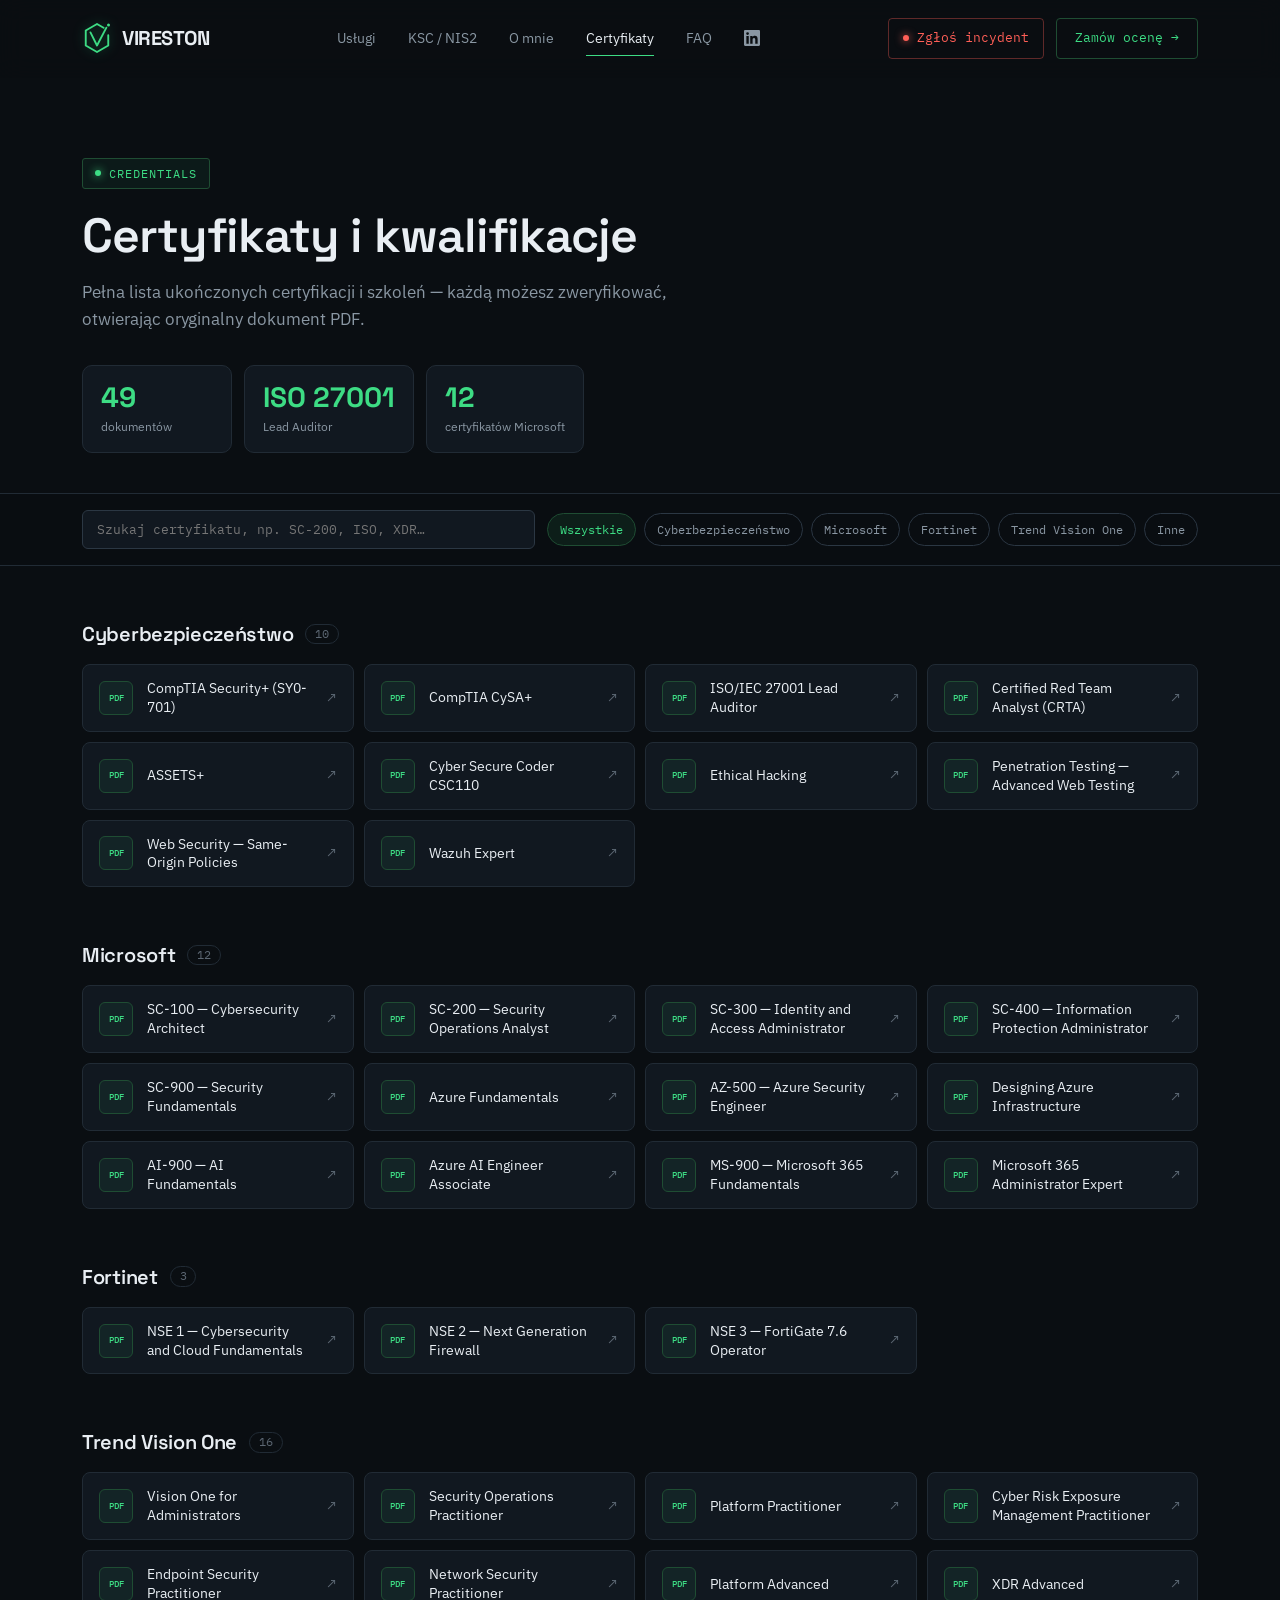
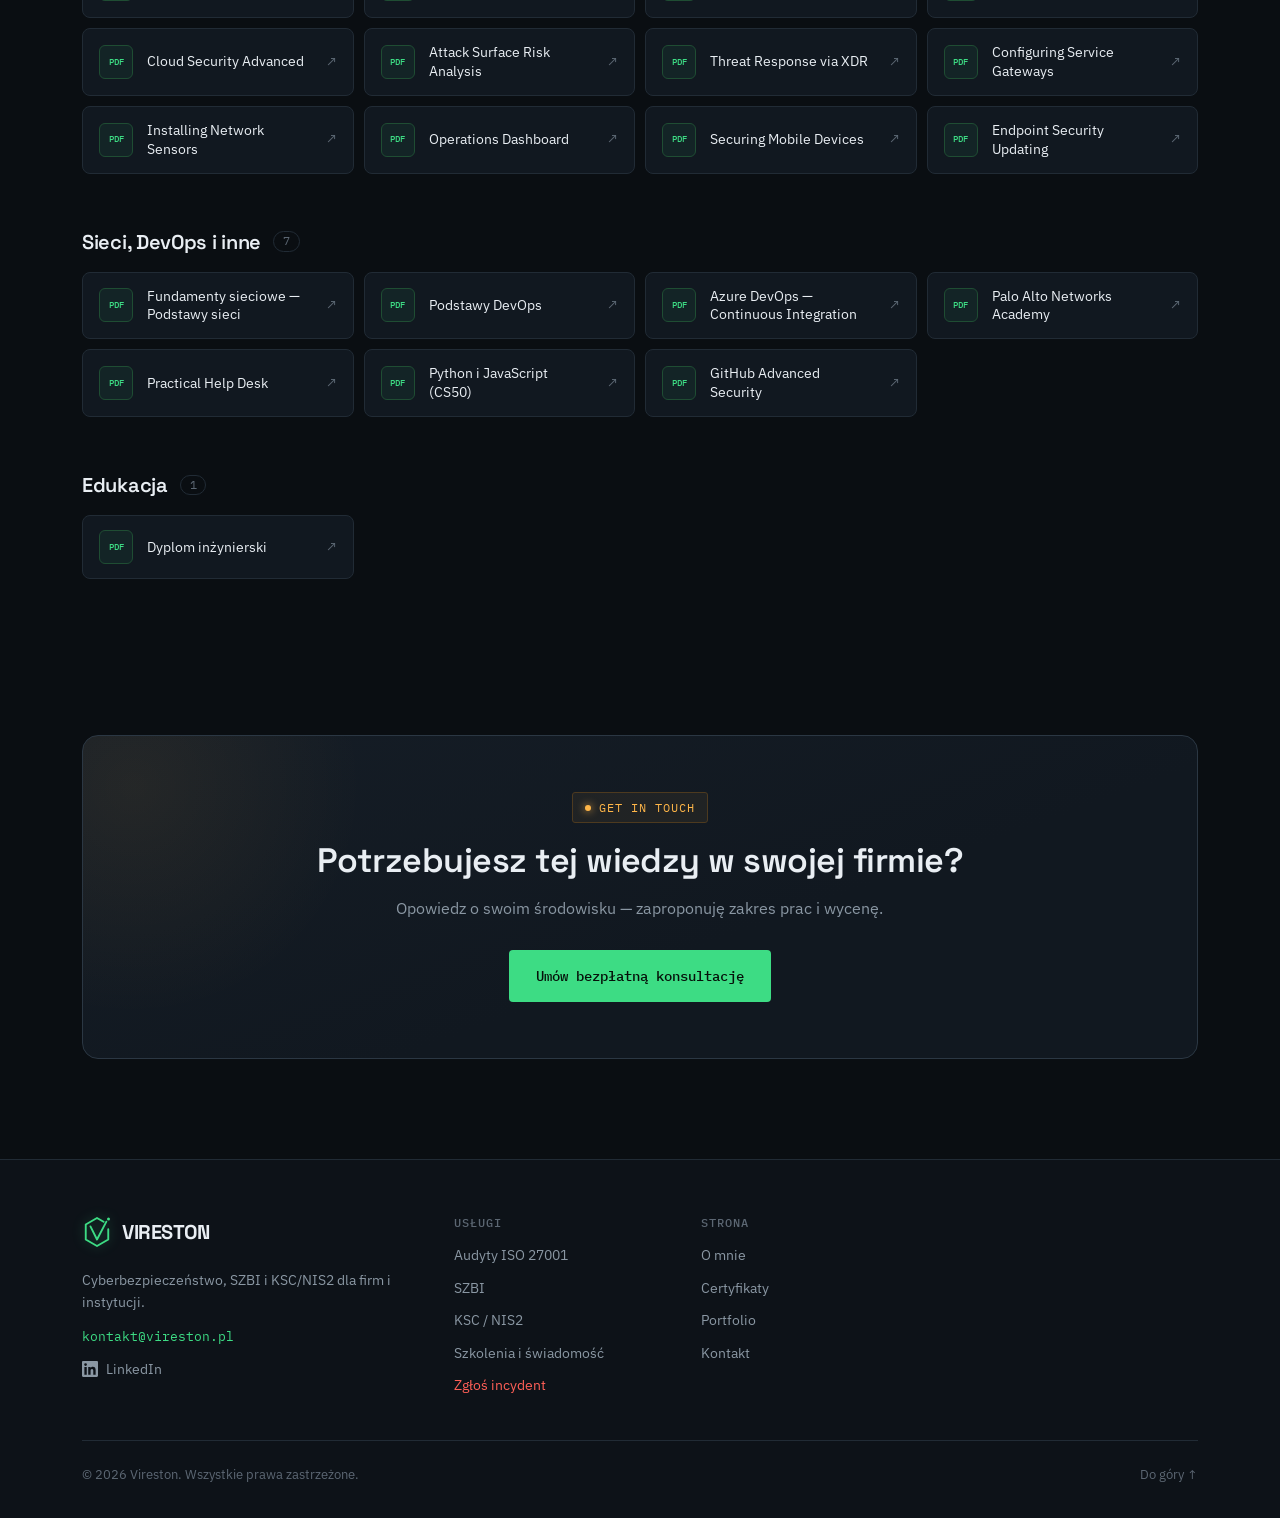
<file: certyfikaty.html>
<!DOCTYPE html>
<html lang="pl">
<head>
<meta charset="UTF-8">
<meta name="viewport" content="width=device-width, initial-scale=1.0">
<title>Certyfikaty i kwalifikacje — Vireston</title>
<meta name="description" content="Pełna lista certyfikatów Olka Danczewskiego (Vireston): ISO 27001 Lead Auditor, CompTIA Security+, CySA+, Microsoft SC-100, SC-200, AZ-500, Fortinet NSE, Trend Vision One i inne.">
<link rel="canonical" href="https://vireston.pl/certyfikaty.html">
<meta name="theme-color" content="#0a0e12">
<meta property="og:type" content="website">
<meta property="og:locale" content="pl_PL">
<meta property="og:site_name" content="Vireston">
<meta property="og:title" content="Certyfikaty i kwalifikacje — Vireston">
<meta property="og:description" content="ISO 27001, CompTIA, Microsoft Security, Fortinet, Trend Vision One i inne.">
<link rel="icon" href="favicon.svg" type="image/svg+xml">
<link rel="apple-touch-icon" href="img/logo/vireston-avatar.png">
<meta property="og:image" content="https://vireston.pl/img/logo/og-image.png">
<link rel="preconnect" href="https://fonts.googleapis.com">
<link rel="preconnect" href="https://fonts.gstatic.com" crossorigin>
<link href="https://fonts.googleapis.com/css2?family=Space+Grotesk:wght@500;600;700&family=IBM+Plex+Sans:wght@400;500;600&family=IBM+Plex+Mono:wght@400;500&display=swap" rel="stylesheet">
<link rel="stylesheet" href="css/style.css?v=2026-11-01">
<script>document.documentElement.classList.add('js');</script>
</head>
<body>

<svg width="0" height="0" style="position:absolute" aria-hidden="true">
  <symbol id="vlogo" viewBox="0 0 64 64">
    <g fill="none" stroke="currentColor" stroke-width="4" stroke-linejoin="round" stroke-linecap="round">
      <path d="M46 10.2L32 2 8 16v32l24 14 24-14V26"/>
      <path d="M18 20l14 28 20-38"/>
    </g>
    <circle cx="56.5" cy="4.5" r="3.2" fill="currentColor"/>
  </symbol>
  <symbol id="i-linkedin" viewBox="0 0 24 24"><path fill="currentColor" d="M20.45 20.45h-3.56v-5.57c0-1.33-.02-3.04-1.85-3.04-1.86 0-2.14 1.45-2.14 2.95v5.66H9.35V9h3.41v1.56h.05c.48-.9 1.64-1.85 3.37-1.85 3.6 0 4.27 2.37 4.27 5.46v6.28zM5.34 7.43a2.06 2.06 0 110-4.13 2.06 2.06 0 010 4.13zM7.12 20.45H3.56V9h3.56v11.45zM22.22 0H1.77C.79 0 0 .77 0 1.73v20.54C0 23.23.79 24 1.77 24h20.45c.98 0 1.78-.77 1.78-1.73V1.73C24 .77 23.2 0 22.22 0z"/></symbol>
</svg>

<a href="#main" class="skip">Przejdź do treści</a>

<header class="site-header">
  <div class="wrap">
    <nav aria-label="Główna nawigacja">
      <a href="index.html" class="logo" aria-label="Vireston — strona główna"><svg class="logo-mark" aria-hidden="true"><use href="#vlogo"/></svg>VIRESTON</a>
      <div class="navlinks" id="navlinks">
        <a href="index.html#uslugi">Usługi</a>
        <a href="index.html#ksc">KSC / NIS2</a>
        <a href="index.html#o-mnie">O mnie</a>
        <a href="certyfikaty.html" class="active" aria-current="page">Certyfikaty</a>
        <a href="index.html#faq">FAQ</a>
        <a href="https://www.linkedin.com/company/vireston/" target="_blank" rel="noopener" class="nav-li" aria-label="Vireston na LinkedIn"><svg aria-hidden="true"><use href="#i-linkedin"/></svg><span>LinkedIn</span></a>
        <a href="incydent.html" class="nav-incident-mobile"><span class="dot pulse"></span>Zgłoś incydent</a>
        <a href="index.html#kontakt" class="nav-cta-mobile">Zamów ocenę bezpieczeństwa →</a>
      </div>
      <div class="nav-actions">
        <a href="incydent.html" class="nav-incident"><span class="dot pulse"></span>Zgłoś incydent</a>
        <a href="index.html#kontakt" class="nav-cta">Zamów ocenę →</a>
      </div>
      <button class="burger" aria-label="Otwórz menu" aria-expanded="false" aria-controls="navlinks"><span></span><span></span><span></span></button>
    </nav>
  </div>
</header>

<main id="main">

<section class="page-hero">
  <div class="wrap">
    <span class="status-tag green"><span class="dot"></span>credentials</span>
    <h1>Certyfikaty i kwalifikacje</h1>
    <p>Pełna lista ukończonych certyfikacji i szkoleń — każdą możesz zweryfikować, otwierając oryginalny dokument PDF.</p>
    <div class="cert-summary">
      <div class="stat"><div class="stat-num" data-total>49</div><div class="stat-label">dokumentów</div></div>
      <div class="stat"><div class="stat-num">ISO 27001</div><div class="stat-label">Lead Auditor</div></div>
      <div class="stat"><div class="stat-num">12</div><div class="stat-label">certyfikatów Microsoft</div></div>
    </div>
  </div>
</section>

<div class="cert-tools">
  <div class="wrap">
    <input class="cert-search" type="search" placeholder="Szukaj certyfikatu, np. SC-200, ISO, XDR…" aria-label="Szukaj certyfikatu">
    <div class="filters" role="group" aria-label="Filtruj według kategorii">
      <button class="filter active" data-filter="all" aria-pressed="true">Wszystkie</button>
      <button class="filter" data-filter="security" aria-pressed="false">Cyberbezpieczeństwo</button>
      <button class="filter" data-filter="microsoft" aria-pressed="false">Microsoft</button>
      <button class="filter" data-filter="fortinet" aria-pressed="false">Fortinet</button>
      <button class="filter" data-filter="trend" aria-pressed="false">Trend Vision One</button>
      <button class="filter" data-filter="other" aria-pressed="false">Inne</button>
    </div>
  </div>
</div>

<section class="cert-sections">
  <div class="wrap">
    <div class="cert-page-section" data-cat="security">
      <h2>Cyberbezpieczeństwo <span class="count"></span></h2>
      <div class="cert-grid">
        <a class="cert-item" href="pdf/CompTIA%20Security%2B%20%28SY0-701%29.pdf" target="_blank" rel="noopener"><span class="ci-ic" aria-hidden="true">PDF</span><span class="ci-name">CompTIA Security+ (SY0-701)</span><span class="ci-arrow" aria-hidden="true">↗</span></a>
        <a class="cert-item" href="pdf/CompTIA%20CySA%2B.pdf" target="_blank" rel="noopener"><span class="ci-ic" aria-hidden="true">PDF</span><span class="ci-name">CompTIA CySA+</span><span class="ci-arrow" aria-hidden="true">↗</span></a>
        <a class="cert-item" href="pdf/ISO27001.pdf" target="_blank" rel="noopener"><span class="ci-ic" aria-hidden="true">PDF</span><span class="ci-name">ISO/IEC 27001 Lead Auditor</span><span class="ci-arrow" aria-hidden="true">↗</span></a>
        <a class="cert-item" href="pdf/CRTA-Oleh-Danchivskyi.pdf" target="_blank" rel="noopener"><span class="ci-ic" aria-hidden="true">PDF</span><span class="ci-name">Certified Red Team Analyst (CRTA)</span><span class="ci-arrow" aria-hidden="true">↗</span></a>
        <a class="cert-item" href="pdf/ASSETS%2B%20certificate%20achivement_5_signed.pdf" target="_blank" rel="noopener"><span class="ci-ic" aria-hidden="true">PDF</span><span class="ci-name">ASSETS+</span><span class="ci-arrow" aria-hidden="true">↗</span></a>
        <a class="cert-item" href="pdf/Cyber%20Secure%20Coder%20CSC110.pdf" target="_blank" rel="noopener"><span class="ci-ic" aria-hidden="true">PDF</span><span class="ci-name">Cyber Secure Coder CSC110</span><span class="ci-arrow" aria-hidden="true">↗</span></a>
        <a class="cert-item" href="pdf/Ethical_hacking.pdf" target="_blank" rel="noopener"><span class="ci-ic" aria-hidden="true">PDF</span><span class="ci-name">Ethical Hacking</span><span class="ci-arrow" aria-hidden="true">↗</span></a>
        <a class="cert-item" href="pdf/Penetration%20Testing%20Advanced%20Web%20Testing.pdf" target="_blank" rel="noopener"><span class="ci-ic" aria-hidden="true">PDF</span><span class="ci-name">Penetration Testing — Advanced Web Testing</span><span class="ci-arrow" aria-hidden="true">↗</span></a>
        <a class="cert-item" href="pdf/Web%20Security%20SameOrigin%20Policies.pdf" target="_blank" rel="noopener"><span class="ci-ic" aria-hidden="true">PDF</span><span class="ci-name">Web Security — Same-Origin Policies</span><span class="ci-arrow" aria-hidden="true">↗</span></a>
        <a class="cert-item" href="pdf/Wazuh%20Expert.pdf" target="_blank" rel="noopener"><span class="ci-ic" aria-hidden="true">PDF</span><span class="ci-name">Wazuh Expert</span><span class="ci-arrow" aria-hidden="true">↗</span></a>
      </div>
    </div>

    <div class="cert-page-section" data-cat="microsoft">
      <h2>Microsoft <span class="count"></span></h2>
      <div class="cert-grid">
        <a class="cert-item" href="pdf/Microsoft%20Certified-SC-100.pdf" target="_blank" rel="noopener"><span class="ci-ic" aria-hidden="true">PDF</span><span class="ci-name">SC-100 — Cybersecurity Architect</span><span class="ci-arrow" aria-hidden="true">↗</span></a>
        <a class="cert-item" href="pdf/Certyfikat%20SC-200.pdf" target="_blank" rel="noopener"><span class="ci-ic" aria-hidden="true">PDF</span><span class="ci-name">SC-200 — Security Operations Analyst</span><span class="ci-arrow" aria-hidden="true">↗</span></a>
        <a class="cert-item" href="pdf/Microsoft%20Certified%20-%20SC-300.pdf" target="_blank" rel="noopener"><span class="ci-ic" aria-hidden="true">PDF</span><span class="ci-name">SC-300 — Identity and Access Administrator</span><span class="ci-arrow" aria-hidden="true">↗</span></a>
        <a class="cert-item" href="pdf/Microsoft%20Certified%20-%20SC-400.pdf" target="_blank" rel="noopener"><span class="ci-ic" aria-hidden="true">PDF</span><span class="ci-name">SC-400 — Information Protection Administrator</span><span class="ci-arrow" aria-hidden="true">↗</span></a>
        <a class="cert-item" href="pdf/Microsoft%20Certified%20-%20SC-900.pdf" target="_blank" rel="noopener"><span class="ci-ic" aria-hidden="true">PDF</span><span class="ci-name">SC-900 — Security Fundamentals</span><span class="ci-arrow" aria-hidden="true">↗</span></a>
        <a class="cert-item" href="pdf/Microsoft%20Certified%20-%20Azure%20Fundamentals.pdf" target="_blank" rel="noopener"><span class="ci-ic" aria-hidden="true">PDF</span><span class="ci-name">Azure Fundamentals</span><span class="ci-arrow" aria-hidden="true">↗</span></a>
        <a class="cert-item" href="pdf/Certyfikat%20AZ-500.pdf" target="_blank" rel="noopener"><span class="ci-ic" aria-hidden="true">PDF</span><span class="ci-name">AZ-500 — Azure Security Engineer</span><span class="ci-arrow" aria-hidden="true">↗</span></a>
        <a class="cert-item" href="pdf/Designing%20Microsoft%20Azure%20Infrastructure.pdf" target="_blank" rel="noopener"><span class="ci-ic" aria-hidden="true">PDF</span><span class="ci-name">Designing Azure Infrastructure</span><span class="ci-arrow" aria-hidden="true">↗</span></a>
        <a class="cert-item" href="pdf/Cerificate%20AI-900.pdf" target="_blank" rel="noopener"><span class="ci-ic" aria-hidden="true">PDF</span><span class="ci-name">AI-900 — AI Fundamentals</span><span class="ci-arrow" aria-hidden="true">↗</span></a>
        <a class="cert-item" href="pdf/Microsoft%20Certified%20Azure%20AI%20Engineer%20Associate.pdf" target="_blank" rel="noopener"><span class="ci-ic" aria-hidden="true">PDF</span><span class="ci-name">Azure AI Engineer Associate</span><span class="ci-arrow" aria-hidden="true">↗</span></a>
        <a class="cert-item" href="pdf/Certyfikat%20MS-900.pdf" target="_blank" rel="noopener"><span class="ci-ic" aria-hidden="true">PDF</span><span class="ci-name">MS-900 — Microsoft 365 Fundamentals</span><span class="ci-arrow" aria-hidden="true">↗</span></a>
        <a class="cert-item" href="pdf/Microsoft%20365%20Certified%20Administrator%20Expert.pdf" target="_blank" rel="noopener"><span class="ci-ic" aria-hidden="true">PDF</span><span class="ci-name">Microsoft 365 Administrator Expert</span><span class="ci-arrow" aria-hidden="true">↗</span></a>
      </div>
    </div>

    <div class="cert-page-section" data-cat="fortinet">
      <h2>Fortinet <span class="count"></span></h2>
      <div class="cert-grid">
        <a class="cert-item" href="pdf/Olek_Danczewski_NSE1_Cybersecurity_and_Cloud_Fundamentals_1.0.pdf" target="_blank" rel="noopener"><span class="ci-ic" aria-hidden="true">PDF</span><span class="ci-name">NSE 1 — Cybersecurity and Cloud Fundamentals</span><span class="ci-arrow" aria-hidden="true">↗</span></a>
        <a class="cert-item" href="pdf/Olek_Danczewski_NSE2_Introduction_to_Next_Generation_Firewall_1.0.pdf" target="_blank" rel="noopener"><span class="ci-ic" aria-hidden="true">PDF</span><span class="ci-name">NSE 2 — Next Generation Firewall</span><span class="ci-arrow" aria-hidden="true">↗</span></a>
        <a class="cert-item" href="pdf/Olek_Danczewski_NSE3_FortiGate_7.6_Operator.pdf" target="_blank" rel="noopener"><span class="ci-ic" aria-hidden="true">PDF</span><span class="ci-name">NSE 3 — FortiGate 7.6 Operator</span><span class="ci-arrow" aria-hidden="true">↗</span></a>
      </div>
    </div>

    <div class="cert-page-section" data-cat="trend">
      <h2>Trend Vision One <span class="count"></span></h2>
      <div class="cert-grid">
        <a class="cert-item" href="pdf/Vision%20One%20for%20Administrators.pdf" target="_blank" rel="noopener"><span class="ci-ic" aria-hidden="true">PDF</span><span class="ci-name">Vision One for Administrators</span><span class="ci-arrow" aria-hidden="true">↗</span></a>
        <a class="cert-item" href="pdf/TrendAI%20Vision%20One%20Security%20Operations%20Practitioner.pdf" target="_blank" rel="noopener"><span class="ci-ic" aria-hidden="true">PDF</span><span class="ci-name">Security Operations Practitioner</span><span class="ci-arrow" aria-hidden="true">↗</span></a>
        <a class="cert-item" href="pdf/TrendAI%20Vision%20One%20Platform%20Pratitioner.pdf" target="_blank" rel="noopener"><span class="ci-ic" aria-hidden="true">PDF</span><span class="ci-name">Platform Practitioner</span><span class="ci-arrow" aria-hidden="true">↗</span></a>
        <a class="cert-item" href="pdf/TrendAI%20Vision%20One%E2%84%A2%20Cyber%20Risk%20Exposure%20Management%20Practitioner.pdf" target="_blank" rel="noopener"><span class="ci-ic" aria-hidden="true">PDF</span><span class="ci-name">Cyber Risk Exposure Management Practitioner</span><span class="ci-arrow" aria-hidden="true">↗</span></a>
        <a class="cert-item" href="pdf/TrendAI%20Vision%20One%E2%84%A2%20Endpoint%20Security%20Practitioner.pdf" target="_blank" rel="noopener"><span class="ci-ic" aria-hidden="true">PDF</span><span class="ci-name">Endpoint Security Practitioner</span><span class="ci-arrow" aria-hidden="true">↗</span></a>
        <a class="cert-item" href="pdf/TrendAI%20Visione%20One%20Network%20Security%20Practitioner.pdf" target="_blank" rel="noopener"><span class="ci-ic" aria-hidden="true">PDF</span><span class="ci-name">Network Security Practitioner</span><span class="ci-arrow" aria-hidden="true">↗</span></a>
        <a class="cert-item" href="pdf/Trend%20Vision%20One%20Platform%20Advanced.pdf" target="_blank" rel="noopener"><span class="ci-ic" aria-hidden="true">PDF</span><span class="ci-name">Platform Advanced</span><span class="ci-arrow" aria-hidden="true">↗</span></a>
        <a class="cert-item" href="pdf/Trend%20Vision%20One%20XDR%20Advanced.pdf" target="_blank" rel="noopener"><span class="ci-ic" aria-hidden="true">PDF</span><span class="ci-name">XDR Advanced</span><span class="ci-arrow" aria-hidden="true">↗</span></a>
        <a class="cert-item" href="pdf/Trend%20Vision%20One%E2%84%A2%20Cloud%20Security%20Advanced.pdf" target="_blank" rel="noopener"><span class="ci-ic" aria-hidden="true">PDF</span><span class="ci-name">Cloud Security Advanced</span><span class="ci-arrow" aria-hidden="true">↗</span></a>
        <a class="cert-item" href="pdf/Analyzing%20Your%20Attack%20Surface%20Risk%20for%20Vision%20One%20Administrators.pdf" target="_blank" rel="noopener"><span class="ci-ic" aria-hidden="true">PDF</span><span class="ci-name">Attack Surface Risk Analysis</span><span class="ci-arrow" aria-hidden="true">↗</span></a>
        <a class="cert-item" href="pdf/Analyzing%20and%20Responding%20to%20Threats%20Through%20XDR%20for%20Vision%20One%20Administrators.pdf" target="_blank" rel="noopener"><span class="ci-ic" aria-hidden="true">PDF</span><span class="ci-name">Threat Response via XDR</span><span class="ci-arrow" aria-hidden="true">↗</span></a>
        <a class="cert-item" href="pdf/Configuring%20Service%20Gateways%20for%20Vision%20One%20Administrators.pdf" target="_blank" rel="noopener"><span class="ci-ic" aria-hidden="true">PDF</span><span class="ci-name">Configuring Service Gateways</span><span class="ci-arrow" aria-hidden="true">↗</span></a>
        <a class="cert-item" href="pdf/Installing%20Network%20Sensors%20for%20Vision%20One%20Administrators.pdf" target="_blank" rel="noopener"><span class="ci-ic" aria-hidden="true">PDF</span><span class="ci-name">Installing Network Sensors</span><span class="ci-arrow" aria-hidden="true">↗</span></a>
        <a class="cert-item" href="pdf/Operations%20Dashboard%20for%20Vision%20One%20Administrators.pdf" target="_blank" rel="noopener"><span class="ci-ic" aria-hidden="true">PDF</span><span class="ci-name">Operations Dashboard</span><span class="ci-arrow" aria-hidden="true">↗</span></a>
        <a class="cert-item" href="pdf/Securing%20Mobile%20Devices%20for%20Vision%20One%20Administrators.pdf" target="_blank" rel="noopener"><span class="ci-ic" aria-hidden="true">PDF</span><span class="ci-name">Securing Mobile Devices</span><span class="ci-arrow" aria-hidden="true">↗</span></a>
        <a class="cert-item" href="pdf/Endpoint%20Security%20Updating%20to%20Trend%20Vision%20One%20Endpoint%20Security.pdf" target="_blank" rel="noopener"><span class="ci-ic" aria-hidden="true">PDF</span><span class="ci-name">Endpoint Security Updating</span><span class="ci-arrow" aria-hidden="true">↗</span></a>
      </div>
    </div>

    <div class="cert-page-section" data-cat="other">
      <h2>Sieci, DevOps i inne <span class="count"></span></h2>
      <div class="cert-grid">
        <a class="cert-item" href="pdf/Fundamenty%20sieciowe%20Podstawy%20sieci.pdf" target="_blank" rel="noopener"><span class="ci-ic" aria-hidden="true">PDF</span><span class="ci-name">Fundamenty sieciowe — Podstawy sieci</span><span class="ci-arrow" aria-hidden="true">↗</span></a>
        <a class="cert-item" href="pdf/Podstawy%20DevOps.pdf" target="_blank" rel="noopener"><span class="ci-ic" aria-hidden="true">PDF</span><span class="ci-name">Podstawy DevOps</span><span class="ci-arrow" aria-hidden="true">↗</span></a>
        <a class="cert-item" href="pdf/Azure%20for%20DevOps%20Continuous%20Integration.pdf" target="_blank" rel="noopener"><span class="ci-ic" aria-hidden="true">PDF</span><span class="ci-name">Azure DevOps — Continuous Integration</span><span class="ci-arrow" aria-hidden="true">↗</span></a>
        <a class="cert-item" href="pdf/Palo%20Alto%20Network%20Academy.pdf" target="_blank" rel="noopener"><span class="ci-ic" aria-hidden="true">PDF</span><span class="ci-name">Palo Alto Networks Academy</span><span class="ci-arrow" aria-hidden="true">↗</span></a>
        <a class="cert-item" href="pdf/Practical%20Help%20Desk.pdf" target="_blank" rel="noopener"><span class="ci-ic" aria-hidden="true">PDF</span><span class="ci-name">Practical Help Desk</span><span class="ci-arrow" aria-hidden="true">↗</span></a>
        <a class="cert-item" href="pdf/Python%20and%20JS%20CS50.pdf" target="_blank" rel="noopener"><span class="ci-ic" aria-hidden="true">PDF</span><span class="ci-name">Python i JavaScript (CS50)</span><span class="ci-arrow" aria-hidden="true">↗</span></a>
        <a class="cert-item" href="pdf/GitHub%20Advanced%20Security.pdf" target="_blank" rel="noopener"><span class="ci-ic" aria-hidden="true">PDF</span><span class="ci-name">GitHub Advanced Security</span><span class="ci-arrow" aria-hidden="true">↗</span></a>
      </div>
    </div>

    <div class="cert-page-section" data-cat="edu">
      <h2>Edukacja <span class="count"></span></h2>
      <div class="cert-grid">
        <a class="cert-item" href="pdf/Dyplom_polish.pdf" target="_blank" rel="noopener"><span class="ci-ic" aria-hidden="true">PDF</span><span class="ci-name">Dyplom inżynierski</span><span class="ci-arrow" aria-hidden="true">↗</span></a>
      </div>
    </div>
    <p class="no-results" hidden>Brak certyfikatów pasujących do wyszukiwania.</p>
  </div>
</section>

<section id="kontakt" class="contact-section" style="padding-top:0;">
  <div class="wrap">
    <div class="contact-card" style="grid-template-columns:1fr; text-align:center; justify-items:center;">
      <div class="contact-intro">
        <span class="status-tag amber"><span class="dot"></span>get in touch</span>
        <h2>Potrzebujesz tej wiedzy w swojej firmie?</h2>
        <p>Opowiedz o swoim środowisku — zaproponuję zakres prac i wycenę.</p>
        <a href="index.html#kontakt" class="btn btn-primary">Umów bezpłatną konsultację</a>
      </div>
    </div>
  </div>
</section>

</main>

<footer>
  <div class="wrap">
    <div class="foot-grid">
      <div>
        <a href="index.html" class="logo"><svg class="logo-mark" aria-hidden="true"><use href="#vlogo"/></svg>VIRESTON</a>
        <p class="foot-tag">Cyberbezpieczeństwo, SZBI i KSC/NIS2 dla firm i instytucji.</p>
        <a href="mailto:kontakt@vireston.pl" class="foot-mail">kontakt@vireston.pl</a>
        <a href="https://www.linkedin.com/company/vireston/" target="_blank" rel="noopener" class="foot-li"><svg aria-hidden="true"><use href="#i-linkedin"/></svg>LinkedIn</a>
      </div>
      <div class="foot-col">
        <h4>Usługi</h4>
        <a href="index.html#uslugi">Audyty ISO 27001</a>
        <a href="index.html#szbi">SZBI</a>
        <a href="index.html#ksc">KSC / NIS2</a>
        <a href="index.html#szkolenia">Szkolenia i świadomość</a>
        <a href="incydent.html" class="foot-incident">Zgłoś incydent</a>
      </div>
      <div class="foot-col">
        <h4>Strona</h4>
        <a href="index.html#o-mnie">O mnie</a>
        <a href="certyfikaty.html">Certyfikaty</a>
        <a href="https://danchivskyi.github.io/Portfolio/#4" target="_blank" rel="noopener">Portfolio</a>
        <a href="index.html#kontakt">Kontakt</a>
      </div>
    </div>
    <div class="foot-row">
      <div>© <span class="year">2026</span> Vireston. Wszystkie prawa zastrzeżone.</div>
      <a href="#main" class="to-top">Do góry ↑</a>
    </div>
  </div>
</footer>

<script src="js/main.js?v=2026-11-01" defer></script>
</body>
</html>
</file>
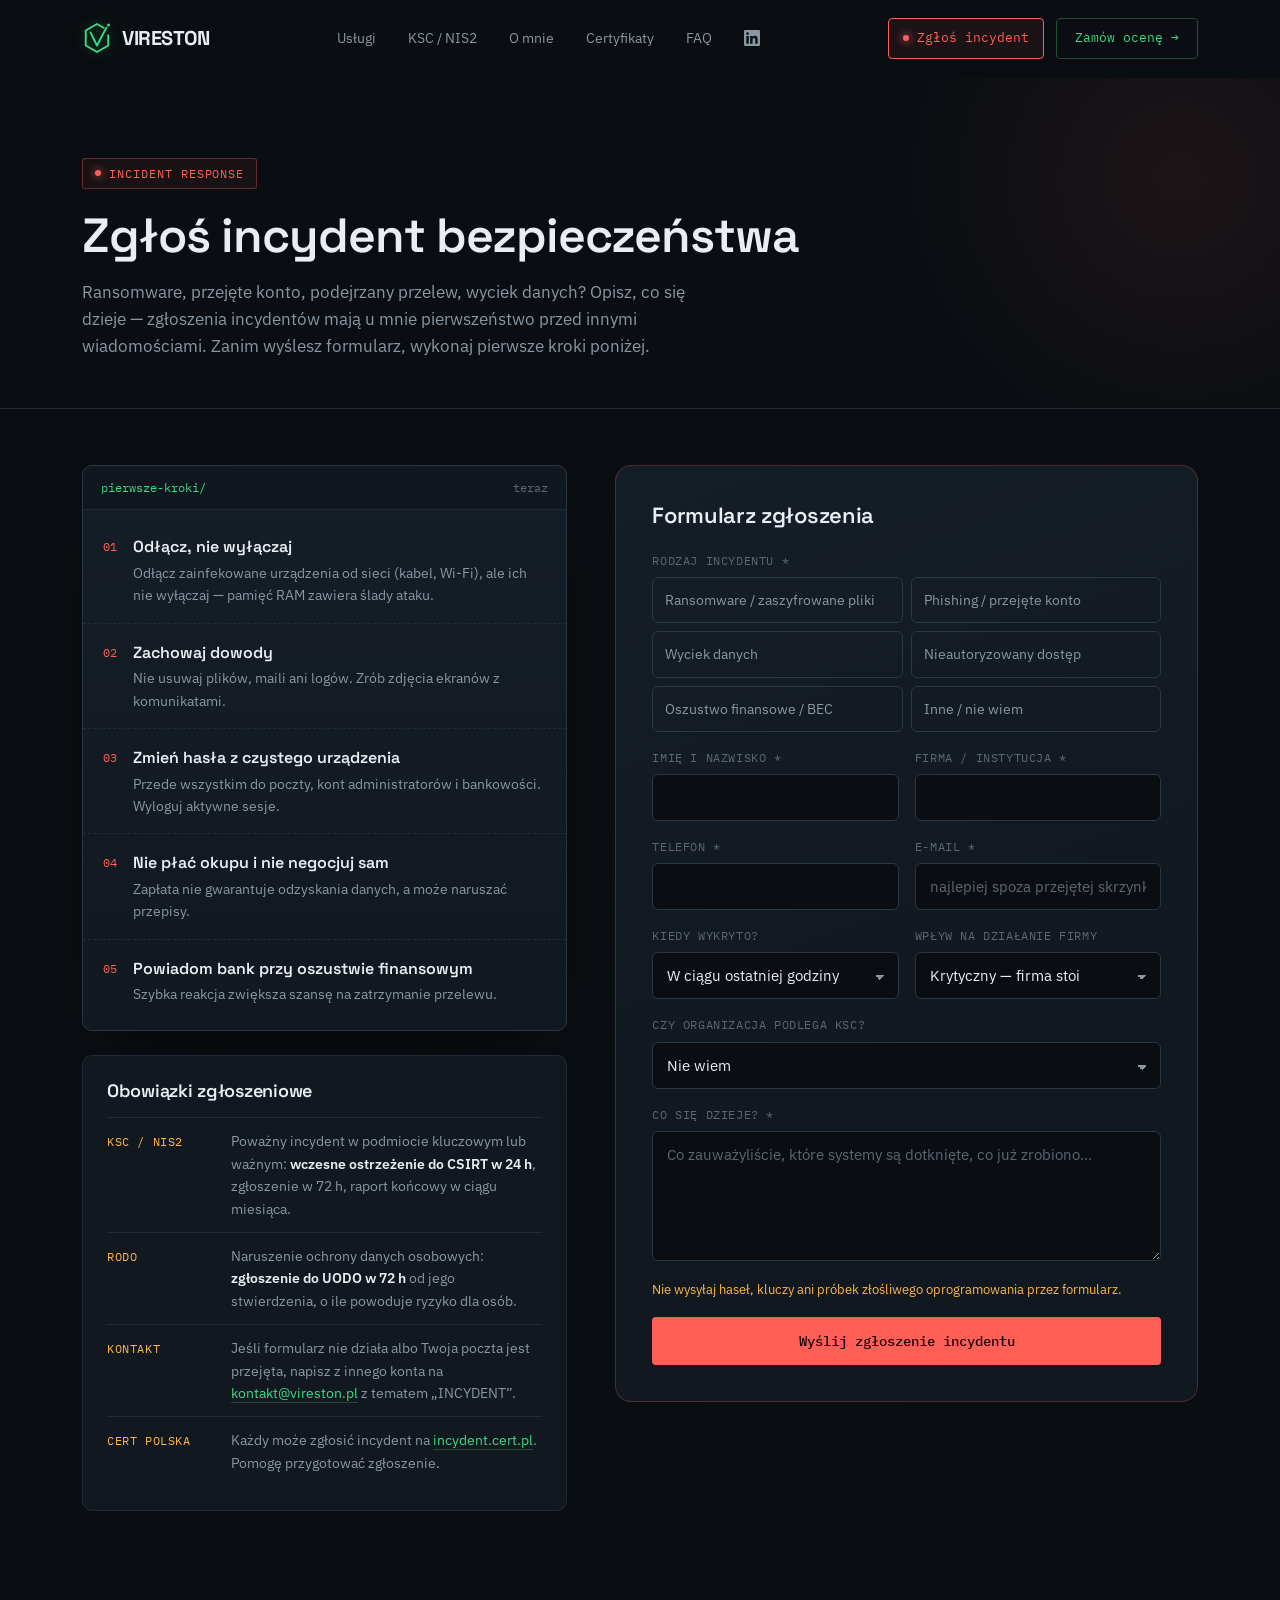
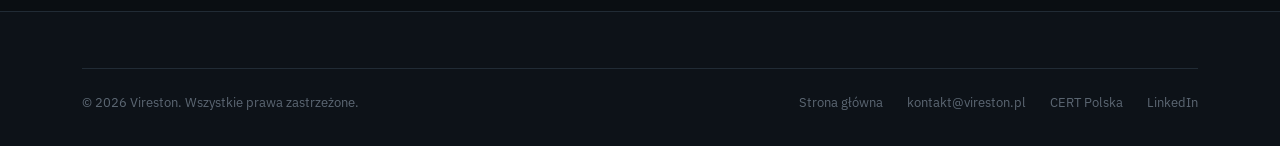
<file: incydent.html>
<!DOCTYPE html>
<html lang="pl">
<head>
<meta charset="UTF-8">
<meta name="viewport" content="width=device-width, initial-scale=1.0">
<title>Zgłoś incydent bezpieczeństwa — Vireston</title>
<meta name="description" content="Zgłoś incydent bezpieczeństwa: ransomware, phishing, przejęcie konta, wyciek danych. Pierwsze kroki do wykonania od razu i obowiązki zgłoszeniowe wg KSC i RODO.">
<link rel="canonical" href="https://vireston.pl/incydent.html">
<meta name="theme-color" content="#0a0e12">
<meta property="og:type" content="website">
<meta property="og:locale" content="pl_PL">
<meta property="og:site_name" content="Vireston">
<meta property="og:title" content="Zgłoś incydent bezpieczeństwa — Vireston">
<meta property="og:description" content="Pierwsze kroki po wykryciu incydentu i formularz zgłoszenia.">
<meta property="og:image" content="https://vireston.pl/img/logo/og-image.png">
<link rel="icon" href="favicon.svg" type="image/svg+xml">
<link rel="apple-touch-icon" href="img/logo/vireston-avatar.png">
<link rel="preconnect" href="https://fonts.googleapis.com">
<link rel="preconnect" href="https://fonts.gstatic.com" crossorigin>
<link href="https://fonts.googleapis.com/css2?family=Space+Grotesk:wght@500;600;700&family=IBM+Plex+Sans:wght@400;500;600&family=IBM+Plex+Mono:wght@400;500&display=swap" rel="stylesheet">
<link rel="stylesheet" href="css/style.css?v=2026-11-01">
<script>document.documentElement.classList.add('js');</script>
</head>
<body>

<svg width="0" height="0" style="position:absolute" aria-hidden="true">
  <symbol id="vlogo" viewBox="0 0 64 64">
    <g fill="none" stroke="currentColor" stroke-width="4" stroke-linejoin="round" stroke-linecap="round">
      <path d="M46 10.2L32 2 8 16v32l24 14 24-14V26"/>
      <path d="M18 20l14 28 20-38"/>
    </g>
    <circle cx="56.5" cy="4.5" r="3.2" fill="currentColor"/>
  </symbol>
  <symbol id="i-linkedin" viewBox="0 0 24 24"><path fill="currentColor" d="M20.45 20.45h-3.56v-5.57c0-1.33-.02-3.04-1.85-3.04-1.86 0-2.14 1.45-2.14 2.95v5.66H9.35V9h3.41v1.56h.05c.48-.9 1.64-1.85 3.37-1.85 3.6 0 4.27 2.37 4.27 5.46v6.28zM5.34 7.43a2.06 2.06 0 110-4.13 2.06 2.06 0 010 4.13zM7.12 20.45H3.56V9h3.56v11.45zM22.22 0H1.77C.79 0 0 .77 0 1.73v20.54C0 23.23.79 24 1.77 24h20.45c.98 0 1.78-.77 1.78-1.73V1.73C24 .77 23.2 0 22.22 0z"/></symbol>
</svg>

<a href="#main" class="skip">Przejdź do treści</a>

<header class="site-header">
  <div class="wrap">
    <nav aria-label="Główna nawigacja">
      <a href="index.html" class="logo" aria-label="Vireston — strona główna"><svg class="logo-mark" aria-hidden="true"><use href="#vlogo"/></svg>VIRESTON</a>
      <div class="navlinks" id="navlinks">
        <a href="index.html#uslugi">Usługi</a>
        <a href="index.html#ksc">KSC / NIS2</a>
        <a href="index.html#o-mnie">O mnie</a>
        <a href="certyfikaty.html">Certyfikaty</a>
        <a href="index.html#faq">FAQ</a>
        <a href="https://www.linkedin.com/company/vireston/" target="_blank" rel="noopener" class="nav-li" aria-label="Vireston na LinkedIn"><svg aria-hidden="true"><use href="#i-linkedin"/></svg><span>LinkedIn</span></a>
        <a href="index.html#kontakt" class="nav-cta-mobile">Zamów ocenę bezpieczeństwa →</a>
      </div>
      <div class="nav-actions">
        <a href="incydent.html" class="nav-incident active" aria-current="page"><span class="dot pulse"></span>Zgłoś incydent</a>
        <a href="index.html#kontakt" class="nav-cta">Zamów ocenę →</a>
      </div>
      <button class="burger" aria-label="Otwórz menu" aria-expanded="false" aria-controls="navlinks"><span></span><span></span><span></span></button>
    </nav>
  </div>
</header>

<main id="main">

<section class="page-hero incident-hero">
  <div class="wrap">
    <span class="status-tag red"><span class="dot pulse"></span>incident response</span>
    <h1>Zgłoś incydent bezpieczeństwa</h1>
    <p>Ransomware, przejęte konto, podejrzany przelew, wyciek danych? Opisz, co się dzieje — zgłoszenia incydentów mają u mnie pierwszeństwo przed innymi wiadomościami. Zanim wyślesz formularz, wykonaj pierwsze kroki poniżej.</p>
  </div>
</section>

<section class="incident-body">
  <div class="wrap incident-layout">

    <div class="incident-side">
      <div class="first-steps reveal">
        <div class="panel-head"><span class="mono-label">pierwsze-kroki/</span><span class="mono-label dim">teraz</span></div>
        <ol>
          <li><span class="sn">01</span><div><strong>Odłącz, nie wyłączaj</strong><p>Odłącz zainfekowane urządzenia od sieci (kabel, Wi-Fi), ale ich nie wyłączaj — pamięć RAM zawiera ślady ataku.</p></div></li>
          <li><span class="sn">02</span><div><strong>Zachowaj dowody</strong><p>Nie usuwaj plików, maili ani logów. Zrób zdjęcia ekranów z komunikatami.</p></div></li>
          <li><span class="sn">03</span><div><strong>Zmień hasła z czystego urządzenia</strong><p>Przede wszystkim do poczty, kont administratorów i bankowości. Wyloguj aktywne sesje.</p></div></li>
          <li><span class="sn">04</span><div><strong>Nie płać okupu i nie negocjuj sam</strong><p>Zapłata nie gwarantuje odzyskania danych, a może naruszać przepisy.</p></div></li>
          <li><span class="sn">05</span><div><strong>Powiadom bank przy oszustwie finansowym</strong><p>Szybka reakcja zwiększa szansę na zatrzymanie przelewu.</p></div></li>
        </ol>
      </div>

      <div class="duties reveal">
        <h3>Obowiązki zgłoszeniowe</h3>
        <div class="duty">
          <div class="duty-k">KSC / NIS2</div>
          <div class="duty-v">Poważny incydent w podmiocie kluczowym lub ważnym: <strong>wczesne ostrzeżenie do CSIRT w 24 h</strong>, zgłoszenie w 72 h, raport końcowy w ciągu miesiąca.</div>
        </div>
        <div class="duty">
          <div class="duty-k">RODO</div>
          <div class="duty-v">Naruszenie ochrony danych osobowych: <strong>zgłoszenie do UODO w 72 h</strong> od jego stwierdzenia, o ile powoduje ryzyko dla osób.</div>
        </div>
        <div class="duty">
          <div class="duty-k">Kontakt</div>
          <div class="duty-v">Jeśli formularz nie działa albo Twoja poczta jest przejęta, napisz z innego konta na <a href="mailto:kontakt@vireston.pl?subject=INCYDENT" class="inline-link">kontakt@vireston.pl</a> z tematem „INCYDENT”.</div>
        </div>
        <div class="duty">
          <div class="duty-k">CERT Polska</div>
          <div class="duty-v">Każdy może zgłosić incydent na <a href="https://incydent.cert.pl/" target="_blank" rel="noopener" class="inline-link">incydent.cert.pl</a>. Pomogę przygotować zgłoszenie.</div>
        </div>
      </div>
    </div>

    <div class="incident-form-wrap reveal">
      <form id="incident-form" class="js-form" action="https://formspree.io/f/xjybdopk" method="POST" novalidate data-success="Zgłoszenie przyjęte. Skontaktuję się najszybciej, jak to możliwe — trzymaj telefon pod ręką.">
        <input type="hidden" name="_subject" value="[INCYDENT] Nowe zgłoszenie z vireston.pl">
        <input type="hidden" name="topic" value="INCYDENT">
        <h2 class="form-title">Formularz zgłoszenia</h2>

        <div class="field">
          <label>Rodzaj incydentu *</label>
          <div class="pick-grid">
            <label class="pick"><input type="radio" name="incident_type" value="Ransomware / zaszyfrowane pliki" required><span>Ransomware / zaszyfrowane pliki</span></label>
            <label class="pick"><input type="radio" name="incident_type" value="Phishing / przejęte konto"><span>Phishing / przejęte konto</span></label>
            <label class="pick"><input type="radio" name="incident_type" value="Wyciek danych"><span>Wyciek danych</span></label>
            <label class="pick"><input type="radio" name="incident_type" value="Nieautoryzowany dostęp"><span>Nieautoryzowany dostęp</span></label>
            <label class="pick"><input type="radio" name="incident_type" value="Oszustwo finansowe / BEC"><span>Oszustwo finansowe / BEC</span></label>
            <label class="pick"><input type="radio" name="incident_type" value="Inne / nie wiem"><span>Inne / nie wiem</span></label>
          </div>
        </div>

        <div class="field-row">
          <div class="field"><label for="i-name">Imię i nazwisko *</label><input id="i-name" type="text" name="name" autocomplete="name" required></div>
          <div class="field"><label for="i-org">Firma / instytucja *</label><input id="i-org" type="text" name="organization" autocomplete="organization" required></div>
        </div>
        <div class="field-row">
          <div class="field"><label for="i-phone">Telefon *</label><input id="i-phone" type="tel" name="phone" autocomplete="tel" required></div>
          <div class="field"><label for="i-email">E-mail *</label><input id="i-email" type="email" name="email" autocomplete="email" placeholder="najlepiej spoza przejętej skrzynki" required></div>
        </div>
        <div class="field-row">
          <div class="field"><label for="i-when">Kiedy wykryto?</label>
            <select id="i-when" name="detected">
              <option>W ciągu ostatniej godziny</option>
              <option>Dzisiaj</option>
              <option>W ciągu ostatnich dni</option>
              <option>Dawniej / nie wiem</option>
            </select>
          </div>
          <div class="field"><label for="i-impact">Wpływ na działanie firmy</label>
            <select id="i-impact" name="impact">
              <option>Krytyczny — firma stoi</option>
              <option>Wysoki — część systemów nie działa</option>
              <option>Niski — działamy normalnie</option>
              <option>Nie wiem</option>
            </select>
          </div>
        </div>
        <div class="field"><label for="i-ksc">Czy organizacja podlega KSC?</label>
          <select id="i-ksc" name="ksc">
            <option>Nie wiem</option>
            <option>Tak — podmiot kluczowy</option>
            <option>Tak — podmiot ważny</option>
            <option>Nie</option>
          </select>
        </div>
        <div class="field"><label for="i-desc">Co się dzieje? *</label><textarea id="i-desc" name="message" placeholder="Co zauważyliście, które systemy są dotknięte, co już zrobiono…" required></textarea></div>
        <p class="form-warn">Nie wysyłaj haseł, kluczy ani próbek złośliwego oprogramowania przez formularz.</p>
        <input type="text" name="_gotcha" class="hp" tabindex="-1" autocomplete="off" aria-hidden="true">
        <button type="submit" class="btn btn-danger btn-block">Wyślij zgłoszenie incydentu</button>
        <div class="form-status" role="status" aria-live="polite"></div>
      </form>
    </div>
  </div>
</section>

</main>

<footer>
  <div class="wrap">
    <div class="foot-row">
      <div>© <span class="year">2026</span> Vireston. Wszystkie prawa zastrzeżone.</div>
      <div class="foot-links">
        <a href="index.html">Strona główna</a>
        <a href="mailto:kontakt@vireston.pl">kontakt@vireston.pl</a>
        <a href="https://incydent.cert.pl/" target="_blank" rel="noopener">CERT Polska</a>
        <a href="https://www.linkedin.com/company/vireston/" target="_blank" rel="noopener">LinkedIn</a>
      </div>
    </div>
  </div>
</footer>

<script src="js/main.js?v=2026-11-01" defer></script>
</body>
</html>
</file>
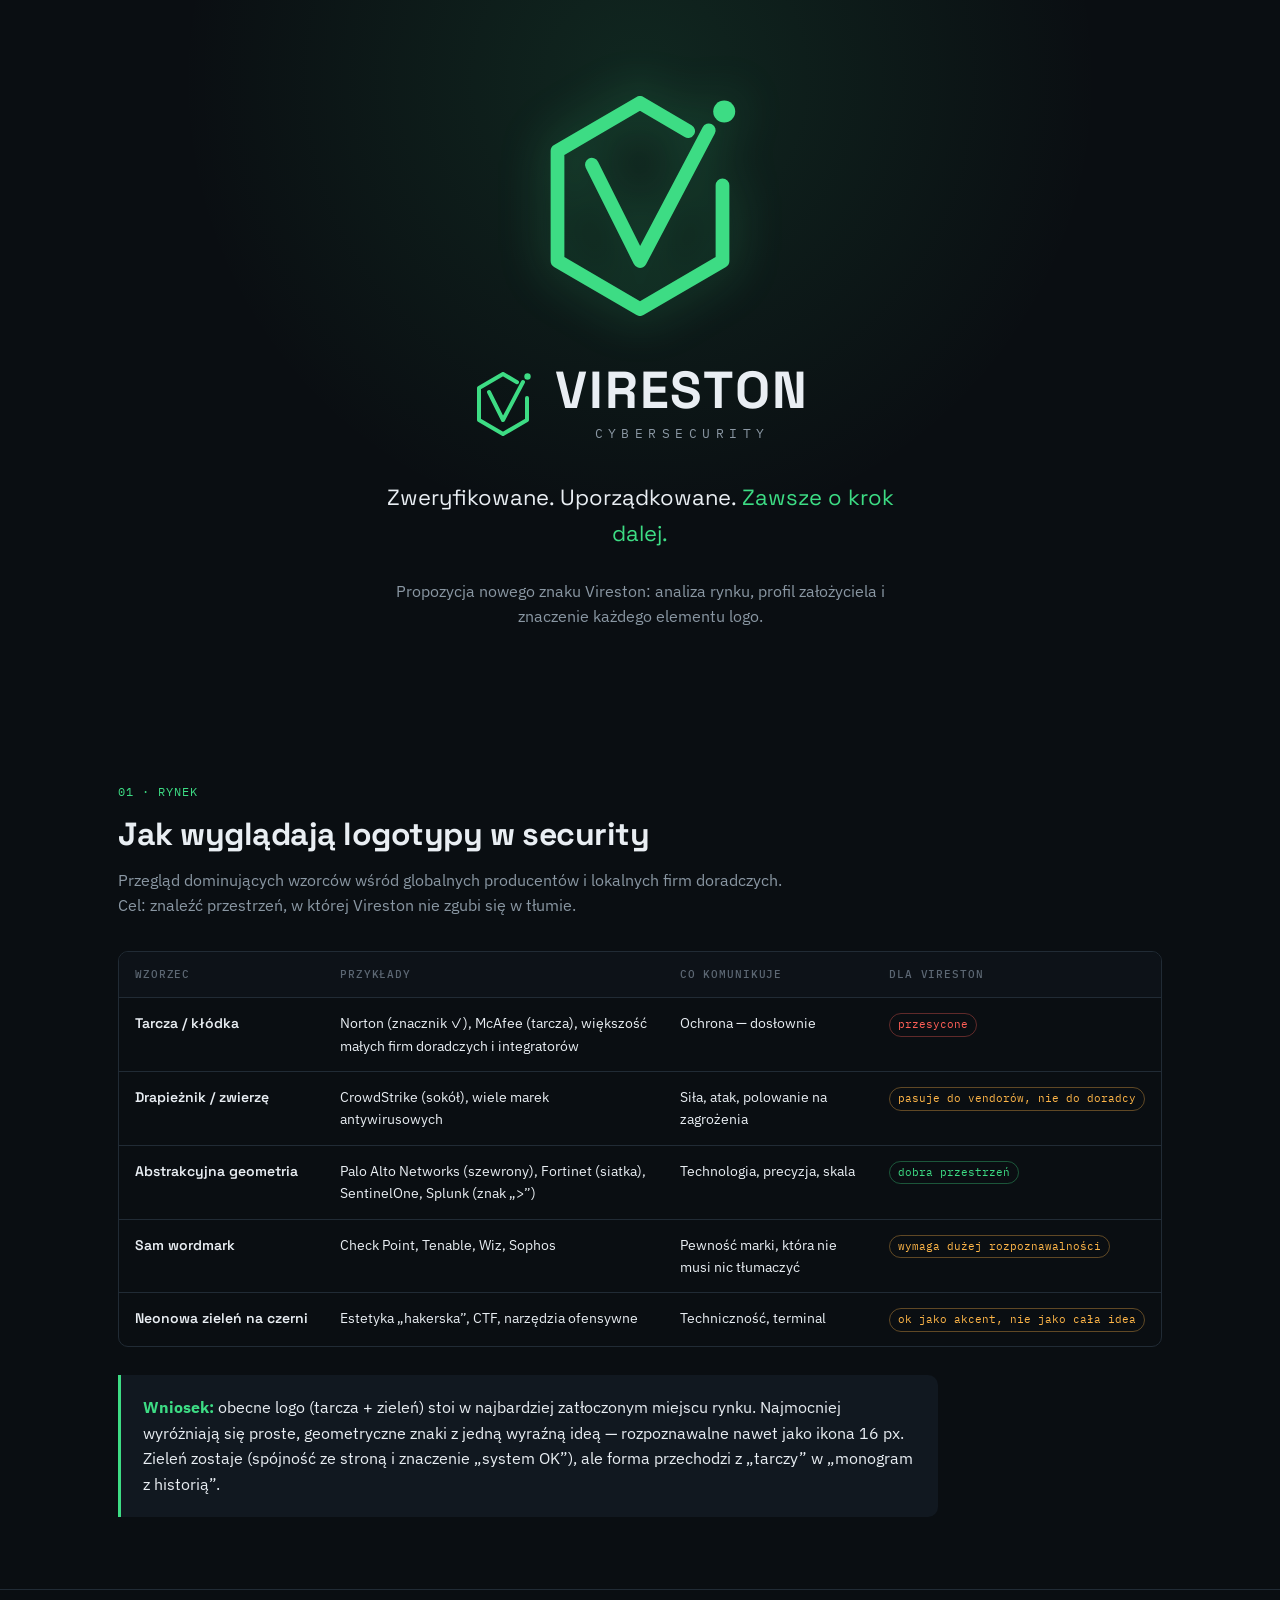
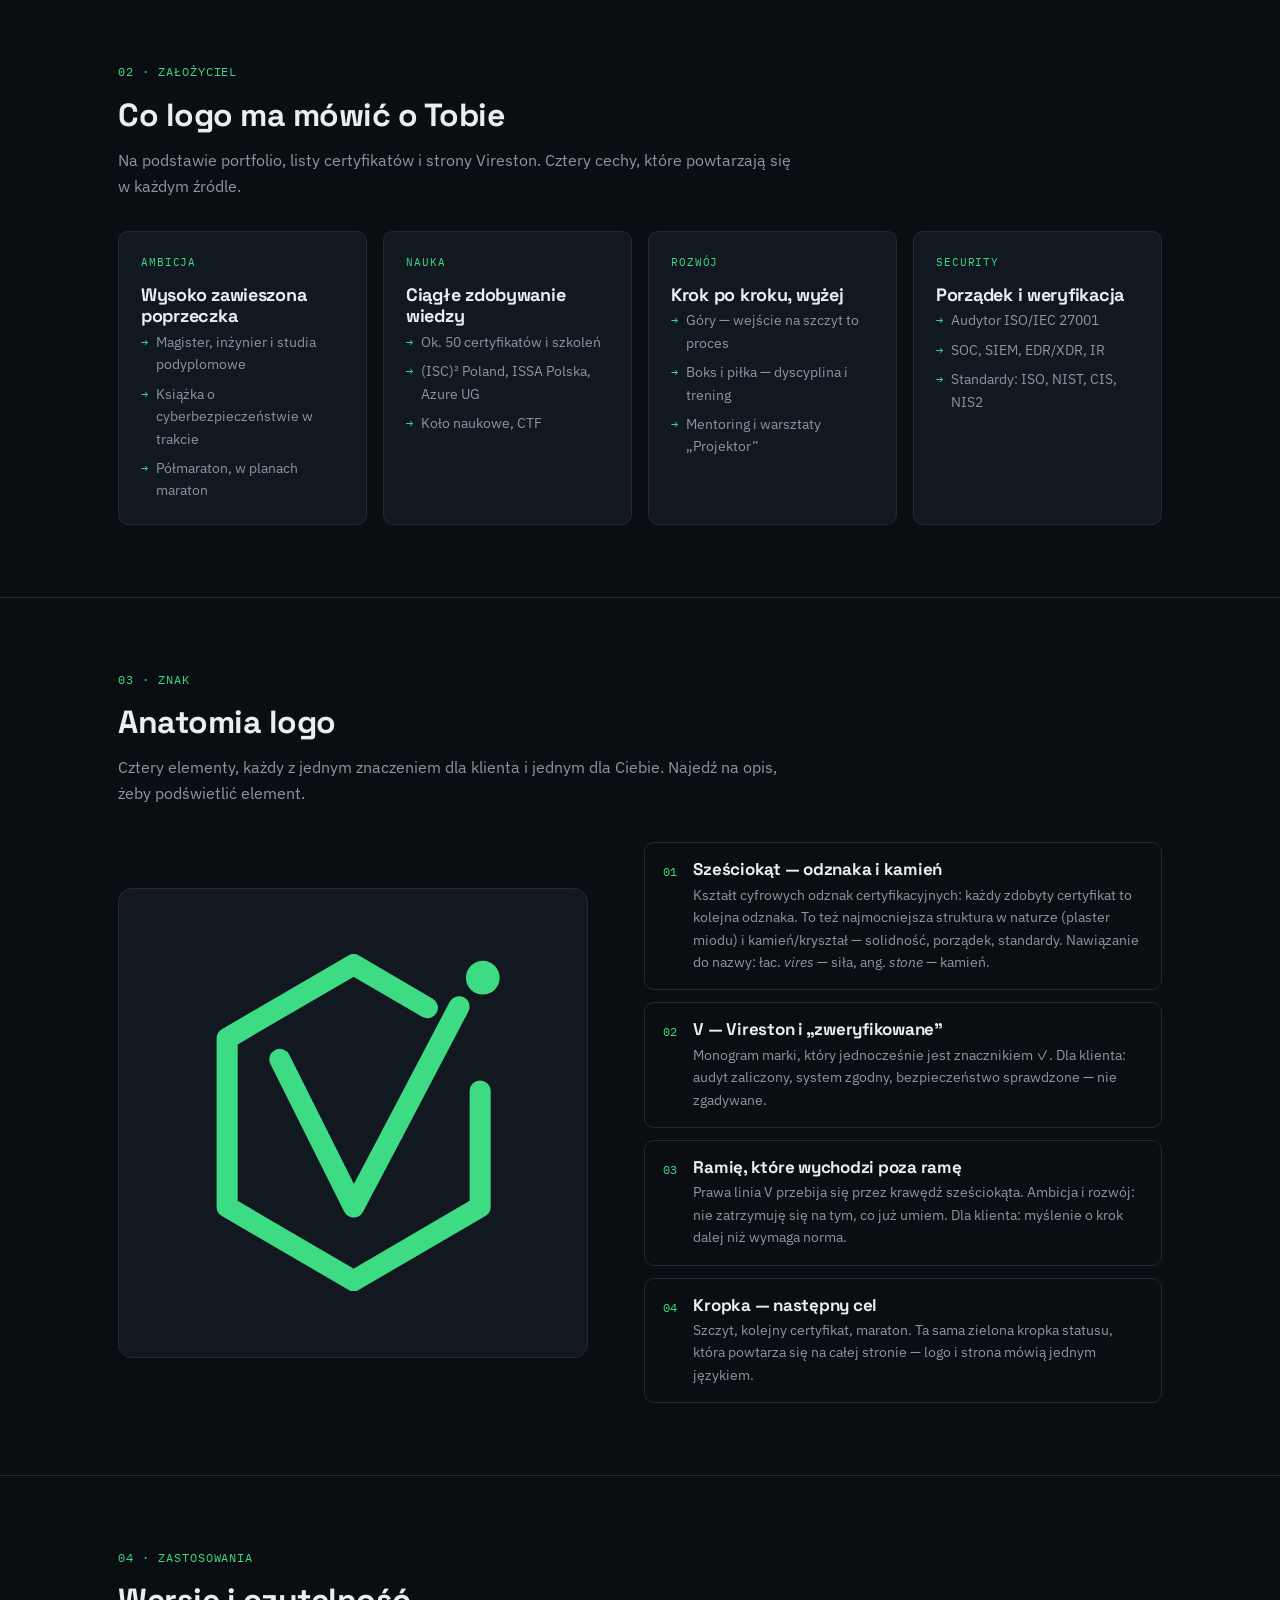
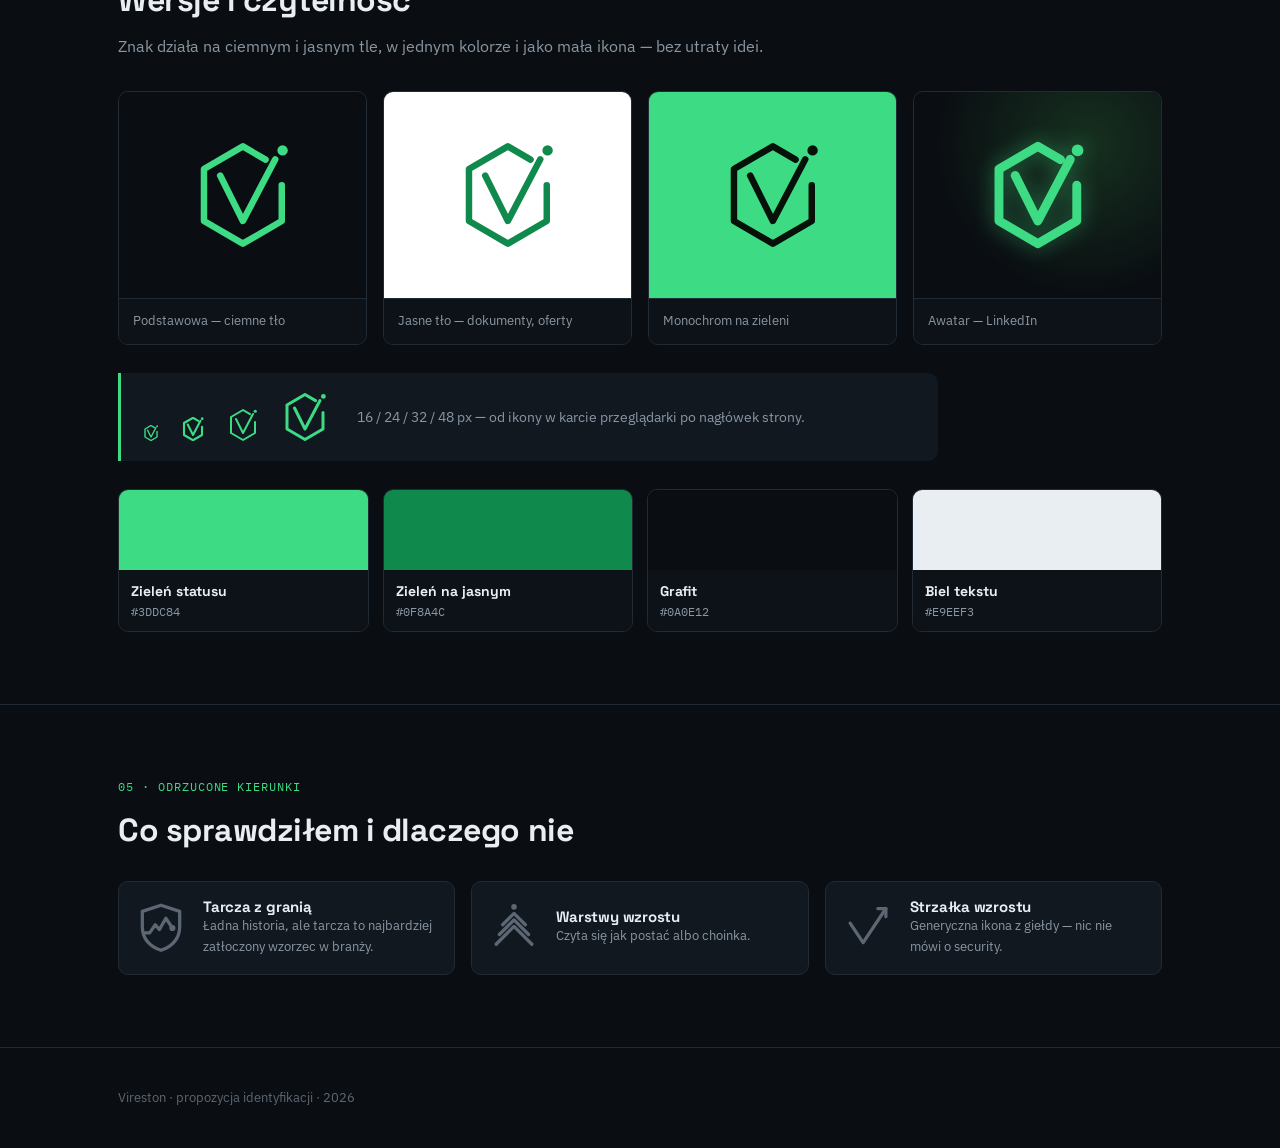
<file: brand/logo.html>
<!DOCTYPE html>
<html lang="pl">
<head>
<meta charset="UTF-8">
<meta name="viewport" content="width=device-width, initial-scale=1.0">
<title>Vireston — logo i identyfikacja</title>
<meta name="robots" content="noindex">
<link rel="preconnect" href="https://fonts.googleapis.com">
<link rel="preconnect" href="https://fonts.gstatic.com" crossorigin>
<link href="https://fonts.googleapis.com/css2?family=Space+Grotesk:wght@500;600;700&family=IBM+Plex+Sans:wght@400;500;600&family=IBM+Plex+Mono:wght@400;500&display=swap" rel="stylesheet">
<style>
:root{--bg:#0a0e12;--bg2:#0d1218;--panel:#111820;--border:#212b35;--border2:#2b3743;--text:#e9eef3;--dim:#8a97a3;--faint:#5c6773;--green:#3ddc84;--green-d:#0f8a4c;--amber:#ffb648;--red:#ff5f57}
*{box-sizing:border-box;margin:0;padding:0}
body{background:var(--bg);color:var(--text);font-family:'IBM Plex Sans',system-ui,sans-serif;line-height:1.6;-webkit-font-smoothing:antialiased}
h1,h2,h3{font-family:'Space Grotesk',system-ui,sans-serif;letter-spacing:-.015em;line-height:1.2}
.wrap{max-width:1100px;margin:0 auto;padding:0 28px}
section{padding:72px 0;border-bottom:1px solid var(--border)}
.tag{font-family:'IBM Plex Mono',monospace;font-size:12px;letter-spacing:.08em;text-transform:uppercase;color:var(--green);margin-bottom:14px;display:block}
h2{font-size:32px;margin-bottom:14px}
.lead{color:var(--dim);max-width:680px;font-size:16px}
.mono{font-family:'IBM Plex Mono',monospace}
.mark{color:var(--green)}

/* hero */
.hero{padding:96px 0 80px;text-align:center;position:relative;overflow:hidden}
.hero::before{content:'';position:absolute;inset:-200px 0 auto;height:700px;background:radial-gradient(circle at 50% 40%,rgba(61,220,132,.12),transparent 60%);pointer-events:none}
.hero svg.big{width:220px;height:220px;color:var(--green);filter:drop-shadow(0 0 24px rgba(61,220,132,.35));position:relative}
.lockup{display:inline-flex;align-items:center;gap:20px;margin-top:40px;position:relative}
.lockup svg{width:64px;height:64px;color:var(--green)}
.lockup .w{font-family:'Space Grotesk';font-weight:700;font-size:52px;letter-spacing:.035em;line-height:1;text-align:left}
.lockup .s{font-family:'IBM Plex Mono';font-size:13px;letter-spacing:.42em;color:var(--dim);margin-top:8px}
.hero p{color:var(--dim);margin:28px auto 0;max-width:560px;position:relative}
.motto{font-family:'Space Grotesk';font-size:22px;color:var(--text)!important;margin-top:36px!important}
.motto span{color:var(--green)}

/* market */
.tbl{overflow-x:auto;margin-top:32px;border:1px solid var(--border);border-radius:10px}
table{width:100%;border-collapse:collapse;font-size:14px;min-width:720px}
th,td{text-align:left;padding:14px 16px;border-bottom:1px solid var(--border);vertical-align:top}
th{font-family:'IBM Plex Mono';font-size:11px;letter-spacing:.08em;text-transform:uppercase;color:var(--faint);background:var(--bg2);font-weight:500}
tr:last-child td{border-bottom:none}
td:first-child{font-family:'Space Grotesk';font-weight:600;white-space:nowrap}
td .ex{color:var(--dim)}
.verdict{display:inline-block;font-family:'IBM Plex Mono';font-size:11px;padding:2px 8px;border-radius:20px;white-space:nowrap}
.v-bad{color:var(--red);border:1px solid rgba(255,95,87,.35)}
.v-mid{color:var(--amber);border:1px solid rgba(255,182,72,.35)}
.v-good{color:var(--green);border:1px solid rgba(61,220,132,.35)}
.callout{margin-top:28px;padding:20px 22px;border-left:3px solid var(--green);background:var(--panel);border-radius:0 10px 10px 0;max-width:820px}
.callout strong{color:var(--green)}

/* person */
.traits{display:grid;grid-template-columns:repeat(4,1fr);gap:16px;margin-top:32px}
.trait{background:var(--panel);border:1px solid var(--border);border-radius:10px;padding:22px}
.trait h3{font-size:18px;margin-bottom:4px}
.trait .k{font-family:'IBM Plex Mono';font-size:11px;color:var(--green);text-transform:uppercase;letter-spacing:.08em;margin-bottom:12px;display:block}
.trait ul{list-style:none;display:grid;gap:7px}
.trait li{font-size:14px;color:var(--dim);display:flex;gap:8px}
.trait li::before{content:'→';color:var(--green);font-family:'IBM Plex Mono';font-size:12px;padding-top:2px}

/* anatomy */
.anatomy{display:grid;grid-template-columns:1fr 1.1fr;gap:56px;align-items:center;margin-top:36px}
.anat-fig{position:relative;background:var(--panel);border:1px solid var(--border);border-radius:14px;aspect-ratio:1;display:grid;place-items:center}
.anat-fig svg{width:72%;height:72%}
.layer{transition:opacity .2s}
.anat-fig.focus .layer{opacity:.15}
.anat-fig.focus .layer.on{opacity:1}
.parts{display:grid;gap:12px}
.part{display:flex;gap:16px;padding:16px 18px;border:1px solid var(--border);border-radius:10px;background:var(--bg);cursor:default;transition:border-color .15s}
.part:hover{border-color:var(--green)}
.part .n{font-family:'IBM Plex Mono';font-size:12px;color:var(--green);padding-top:3px}
.part h3{font-size:17px;margin-bottom:4px}
.part p{font-size:14px;color:var(--dim)}

/* versions */
.versions{display:grid;grid-template-columns:repeat(4,1fr);gap:16px;margin-top:32px}
.ver{border:1px solid var(--border);border-radius:10px;overflow:hidden}
.ver .stage{aspect-ratio:1.2;display:grid;place-items:center}
.ver .cap{padding:12px 14px;font-size:13px;color:var(--dim);border-top:1px solid var(--border);background:var(--bg2)}
.st-dark{background:var(--bg)}
.st-light{background:#fff}
.st-green{background:var(--green)}
.st-app{background:radial-gradient(circle at 70% 25%,#16301f,#0a0e12 65%)}
.ver svg{width:42%;height:auto}
.sizes{display:flex;align-items:flex-end;gap:22px;color:var(--green)}

/* rejected */
.rejected{display:grid;grid-template-columns:repeat(3,1fr);gap:16px;margin-top:32px}
.rej{display:flex;gap:16px;align-items:center;padding:16px;border:1px solid var(--border);border-radius:10px;background:var(--panel)}
.rej svg{width:52px;height:52px;flex:none;color:var(--faint)}
.rej h3{font-size:15px}
.rej p{font-size:13px;color:var(--dim)}

/* colors */
.colors{display:grid;grid-template-columns:repeat(4,1fr);gap:14px;margin-top:28px}
.sw{border-radius:10px;overflow:hidden;border:1px solid var(--border)}
.sw div{height:80px}
.sw p{padding:10px 12px;font-family:'IBM Plex Mono';font-size:12px;color:var(--dim);background:var(--bg2)}
.sw p b{display:block;color:var(--text);font-family:'Space Grotesk';font-size:14px}

footer{padding:40px 0;color:var(--faint);font-size:13px}
@media(max-width:900px){
  .traits,.versions,.colors{grid-template-columns:1fr 1fr}
  .anatomy{grid-template-columns:1fr}
  .rejected{grid-template-columns:1fr}
  .lockup .w{font-size:36px}
}
@media(max-width:520px){.traits,.versions,.colors{grid-template-columns:1fr}}
</style>
</head>
<body>

<svg width="0" height="0" style="position:absolute" aria-hidden="true">
  <symbol id="m" viewBox="0 0 64 64">
    <g fill="none" stroke="currentColor" stroke-width="4" stroke-linejoin="round" stroke-linecap="round">
      <path d="M46 10.2L32 2 8 16v32l24 14 24-14V26"/>
      <path d="M18 20l14 28 20-38"/>
    </g>
    <circle cx="56.5" cy="4.5" r="3.2" fill="currentColor"/>
  </symbol>
  <symbol id="m-bold" viewBox="0 0 64 64">
    <g fill="none" stroke="currentColor" stroke-width="5.5" stroke-linejoin="round" stroke-linecap="round">
      <path d="M46 10.2L32 2 8 16v32l24 14 24-14V26"/>
      <path d="M18 20l14 28 20-38"/>
    </g>
    <circle cx="56.5" cy="4.5" r="3.6" fill="currentColor"/>
  </symbol>
</svg>

<header class="hero">
  <div class="wrap">
    <svg class="big" aria-label="Znak Vireston"><use href="#m"/></svg><br>
    <div class="lockup">
      <svg aria-hidden="true"><use href="#m"/></svg>
      <div><div class="w">VIRESTON</div><div class="s">CYBERSECURITY</div></div>
    </div>
    <p class="motto">Zweryfikowane. Uporządkowane. <span>Zawsze o krok dalej.</span></p>
    <p>Propozycja nowego znaku Vireston: analiza rynku, profil założyciela i znaczenie każdego elementu logo.</p>
  </div>
</header>

<!-- ===== RYNEK ===== -->
<section>
  <div class="wrap">
    <span class="tag">01 · rynek</span>
    <h2>Jak wyglądają logotypy w security</h2>
    <p class="lead">Przegląd dominujących wzorców wśród globalnych producentów i lokalnych firm doradczych. Cel: znaleźć przestrzeń, w której Vireston nie zgubi się w tłumie.</p>

    <div class="tbl">
      <table>
        <thead><tr><th>Wzorzec</th><th>Przykłady</th><th>Co komunikuje</th><th>Dla Vireston</th></tr></thead>
        <tbody>
          <tr><td>Tarcza / kłódka</td><td class="ex">Norton (znacznik ✓), McAfee (tarcza), większość małych firm doradczych i integratorów</td><td>Ochrona — dosłownie</td><td><span class="verdict v-bad">przesycone</span></td></tr>
          <tr><td>Drapieżnik / zwierzę</td><td class="ex">CrowdStrike (sokół), wiele marek antywirusowych</td><td>Siła, atak, polowanie na zagrożenia</td><td><span class="verdict v-mid">pasuje do vendorów, nie do doradcy</span></td></tr>
          <tr><td>Abstrakcyjna geometria</td><td class="ex">Palo Alto Networks (szewrony), Fortinet (siatka), SentinelOne, Splunk (znak „&gt;”)</td><td>Technologia, precyzja, skala</td><td><span class="verdict v-good">dobra przestrzeń</span></td></tr>
          <tr><td>Sam wordmark</td><td class="ex">Check Point, Tenable, Wiz, Sophos</td><td>Pewność marki, która nie musi nic tłumaczyć</td><td><span class="verdict v-mid">wymaga dużej rozpoznawalności</span></td></tr>
          <tr><td>Neonowa zieleń na czerni</td><td class="ex">Estetyka „hakerska”, CTF, narzędzia ofensywne</td><td>Techniczność, terminal</td><td><span class="verdict v-mid">ok jako akcent, nie jako cała idea</span></td></tr>
        </tbody>
      </table>
    </div>

    <div class="callout">
      <strong>Wniosek:</strong> obecne logo (tarcza + zieleń) stoi w najbardziej zatłoczonym miejscu rynku. Najmocniej wyróżniają się proste, geometryczne znaki z jedną wyraźną ideą — rozpoznawalne nawet jako ikona 16 px. Zieleń zostaje (spójność ze stroną i znaczenie „system OK”), ale forma przechodzi z „tarczy” w „monogram z historią”.
    </div>
  </div>
</section>

<!-- ===== TY ===== -->
<section>
  <div class="wrap">
    <span class="tag">02 · założyciel</span>
    <h2>Co logo ma mówić o Tobie</h2>
    <p class="lead">Na podstawie portfolio, listy certyfikatów i strony Vireston. Cztery cechy, które powtarzają się w każdym źródle.</p>

    <div class="traits">
      <div class="trait"><span class="k">ambicja</span><h3>Wysoko zawieszona poprzeczka</h3>
        <ul><li>Magister, inżynier i studia podyplomowe</li><li>Książka o cyberbezpieczeństwie w trakcie</li><li>Półmaraton, w planach maraton</li></ul></div>
      <div class="trait"><span class="k">nauka</span><h3>Ciągłe zdobywanie wiedzy</h3>
        <ul><li>Ok. 50 certyfikatów i szkoleń</li><li>(ISC)² Poland, ISSA Polska, Azure UG</li><li>Koło naukowe, CTF</li></ul></div>
      <div class="trait"><span class="k">rozwój</span><h3>Krok po kroku, wyżej</h3>
        <ul><li>Góry — wejście na szczyt to proces</li><li>Boks i piłka — dyscyplina i trening</li><li>Mentoring i warsztaty „Projektor”</li></ul></div>
      <div class="trait"><span class="k">security</span><h3>Porządek i weryfikacja</h3>
        <ul><li>Audytor ISO/IEC 27001</li><li>SOC, SIEM, EDR/XDR, IR</li><li>Standardy: ISO, NIST, CIS, NIS2</li></ul></div>
    </div>
  </div>
</section>

<!-- ===== ANATOMIA ===== -->
<section>
  <div class="wrap">
    <span class="tag">03 · znak</span>
    <h2>Anatomia logo</h2>
    <p class="lead">Cztery elementy, każdy z jednym znaczeniem dla klienta i jednym dla Ciebie. Najedź na opis, żeby podświetlić element.</p>

    <div class="anatomy">
      <div class="anat-fig" id="fig">
        <svg viewBox="0 0 64 64" class="mark" aria-hidden="true">
          <g fill="none" stroke="currentColor" stroke-width="4" stroke-linejoin="round" stroke-linecap="round">
            <path class="layer" data-p="hex" d="M46 10.2L32 2 8 16v32l24 14 24-14V26"/>
            <path class="layer" data-p="v" d="M18 20l14 28 7.4-14"/>
            <path class="layer" data-p="out" d="M39.4 34L52 10"/>
          </g>
          <circle class="layer" data-p="dot" cx="56.5" cy="4.5" r="3.2" fill="currentColor"/>
        </svg>
      </div>
      <div class="parts">
        <div class="part" data-p="hex"><span class="n">01</span><div><h3>Sześciokąt — odznaka i kamień</h3><p>Kształt cyfrowych odznak certyfikacyjnych: każdy zdobyty certyfikat to kolejna odznaka. To też najmocniejsza struktura w naturze (plaster miodu) i kamień/kryształ — solidność, porządek, standardy. Nawiązanie do nazwy: łac. <em>vires</em> — siła, ang. <em>stone</em> — kamień.</p></div></div>
        <div class="part" data-p="v"><span class="n">02</span><div><h3>V — Vireston i „zweryfikowane”</h3><p>Monogram marki, który jednocześnie jest znacznikiem ✓. Dla klienta: audyt zaliczony, system zgodny, bezpieczeństwo sprawdzone — nie zgadywane.</p></div></div>
        <div class="part" data-p="out"><span class="n">03</span><div><h3>Ramię, które wychodzi poza ramę</h3><p>Prawa linia V przebija się przez krawędź sześciokąta. Ambicja i rozwój: nie zatrzymuję się na tym, co już umiem. Dla klienta: myślenie o krok dalej niż wymaga norma.</p></div></div>
        <div class="part" data-p="dot"><span class="n">04</span><div><h3>Kropka — następny cel</h3><p>Szczyt, kolejny certyfikat, maraton. Ta sama zielona kropka statusu, która powtarza się na całej stronie — logo i strona mówią jednym językiem.</p></div></div>
      </div>
    </div>
  </div>
</section>

<!-- ===== WERSJE ===== -->
<section>
  <div class="wrap">
    <span class="tag">04 · zastosowania</span>
    <h2>Wersje i czytelność</h2>
    <p class="lead">Znak działa na ciemnym i jasnym tle, w jednym kolorze i jako mała ikona — bez utraty idei.</p>
    <div class="versions">
      <div class="ver"><div class="stage st-dark"><svg class="mark"><use href="#m"/></svg></div><div class="cap">Podstawowa — ciemne tło</div></div>
      <div class="ver"><div class="stage st-light"><svg style="color:var(--green-d)"><use href="#m"/></svg></div><div class="cap">Jasne tło — dokumenty, oferty</div></div>
      <div class="ver"><div class="stage st-green"><svg style="color:#06110a"><use href="#m"/></svg></div><div class="cap">Monochrom na zieleni</div></div>
      <div class="ver"><div class="stage st-app"><svg class="mark" style="filter:drop-shadow(0 0 10px rgba(61,220,132,.45))"><use href="#m-bold"/></svg></div><div class="cap">Awatar — LinkedIn</div></div>
    </div>
    <div class="callout" style="display:flex;gap:28px;align-items:center;flex-wrap:wrap">
      <div class="sizes">
        <svg width="16" height="16"><use href="#m-bold"/></svg>
        <svg width="24" height="24"><use href="#m-bold"/></svg>
        <svg width="32" height="32"><use href="#m"/></svg>
        <svg width="48" height="48"><use href="#m"/></svg>
      </div>
      <span style="color:var(--dim);font-size:14px">16 / 24 / 32 / 48 px — od ikony w karcie przeglądarki po nagłówek strony.</span>
    </div>

    <div class="colors">
      <div class="sw"><div style="background:#3ddc84"></div><p><b>Zieleń statusu</b>#3DDC84</p></div>
      <div class="sw"><div style="background:#0f8a4c"></div><p><b>Zieleń na jasnym</b>#0F8A4C</p></div>
      <div class="sw"><div style="background:#0a0e12"></div><p><b>Grafit</b>#0A0E12</p></div>
      <div class="sw"><div style="background:#e9eef3"></div><p><b>Biel tekstu</b>#E9EEF3</p></div>
    </div>
  </div>
</section>

<!-- ===== ODRZUCONE ===== -->
<section>
  <div class="wrap">
    <span class="tag">05 · odrzucone kierunki</span>
    <h2>Co sprawdziłem i dlaczego nie</h2>
    <div class="rejected">
      <div class="rej"><svg viewBox="0 0 64 64"><g fill="none" stroke="currentColor" stroke-width="4" stroke-linejoin="round" stroke-linecap="round"><path d="M32 4L55 11.5V30c0 14.5-9.5 24.5-23 29.5C18.5 54.5 9 44.5 9 30V11.5z"/><path d="M12 38H18l7-10 5 6 8-14 8 12"/></g><circle cx="46" cy="32" r="3.8" fill="currentColor"/></svg><div><h3>Tarcza z granią</h3><p>Ładna historia, ale tarcza to najbardziej zatłoczony wzorzec w branży.</p></div></div>
      <div class="rej"><svg viewBox="0 0 64 64"><g fill="none" stroke="currentColor" stroke-width="4" stroke-linejoin="round" stroke-linecap="round"><path d="M10 52L32 30l22 22"/><path d="M14 40L32 22l18 18"/><path d="M18 28L32 14l14 14"/></g><circle cx="32" cy="6" r="3.4" fill="currentColor"/></svg><div><h3>Warstwy wzrostu</h3><p>Czyta się jak postać albo choinka.</p></div></div>
      <div class="rej"><svg viewBox="0 0 64 64"><g fill="none" stroke="currentColor" stroke-width="4" stroke-linejoin="round" stroke-linecap="round"><path d="M10 26l16 24L54 8"/><path d="M44 8h10v10"/></g></svg><div><h3>Strzałka wzrostu</h3><p>Generyczna ikona z giełdy — nic nie mówi o security.</p></div></div>
    </div>
  </div>
</section>

<footer><div class="wrap">Vireston · propozycja identyfikacji · 2026</div></footer>

<script>
  var fig = document.getElementById('fig');
  document.querySelectorAll('.part').forEach(function (p) {
    p.addEventListener('mouseenter', function () {
      fig.classList.add('focus');
      fig.querySelectorAll('.layer').forEach(function (l) { l.classList.toggle('on', l.dataset.p === p.dataset.p); });
    });
    p.addEventListener('mouseleave', function () { fig.classList.remove('focus'); });
  });
</script>
</body>
</html>
</file>
<file: css/style.css>
:root{
  --bg:#0a0e12;
  --bg-2:#0d1218;
  --panel:#111820;
  --panel-2:#151d26;
  --border:#212b35;
  --border-2:#2b3743;
  --text:#e9eef3;
  --text-dim:#8a97a3;
  --text-faint:#5c6773;
  --green:#3ddc84;
  --green-dim:#1f4d33;
  --green-glow:rgba(61,220,132,0.12);
  --amber:#ffb648;
  --amber-dim:#4d3a1f;
  --red:#ff5f57;
  --max:1180px;
  --radius:10px;
  --mono:'IBM Plex Mono', ui-monospace, SFMono-Regular, Menlo, monospace;
  --display:'Space Grotesk', system-ui, sans-serif;
  --sans:'IBM Plex Sans', system-ui, -apple-system, 'Segoe UI', sans-serif;
}
[hidden]{display:none !important;}
*{box-sizing:border-box; margin:0; padding:0;}
html{scroll-behavior:smooth; scroll-padding-top:80px;}
body{
  background:var(--bg);
  color:var(--text);
  font-family:var(--sans);
  line-height:1.6;
  -webkit-font-smoothing:antialiased;
  overflow-x:hidden;
}
h1,h2,h3,h4{font-family:var(--display); font-weight:600; letter-spacing:-0.015em; line-height:1.2;}
a{color:inherit; text-decoration:none;}
img{max-width:100%; display:block;}
ul,ol{list-style:none;}
.wrap{max-width:var(--max); margin:0 auto; padding:0 32px;}
::selection{background:var(--green); color:#06110a;}
:focus-visible{outline:2px solid var(--green); outline-offset:3px; border-radius:3px;}

.skip{
  position:absolute; left:16px; top:-60px; z-index:100;
  background:var(--green); color:#06110a; padding:10px 16px; border-radius:4px; font-family:var(--mono); font-size:13px;
}
.skip:focus{top:12px;}

/* status tag - signature device used across the site */
.status-tag{
  display:inline-flex; align-items:center; gap:8px;
  font-family:var(--mono);
  font-size:12px; letter-spacing:0.08em; text-transform:uppercase;
  padding:5px 12px; border-radius:3px;
  border:1px solid var(--border);
}
.status-tag.green{color:var(--green); border-color:var(--green-dim); background:rgba(61,220,132,0.06);}
.status-tag.amber{color:var(--amber); border-color:var(--amber-dim); background:rgba(255,182,72,0.06);}
.dot{width:6px; height:6px; border-radius:50%; background:currentColor; box-shadow:0 0 8px currentColor; flex:none;}
.dot.pulse{animation:pulse 2s ease-in-out infinite;}
@keyframes pulse{0%,100%{opacity:1;} 50%{opacity:.35;}}

/* ---------- NAV ---------- */
.site-header{
  position:sticky; top:0; z-index:50;
  background:rgba(10,14,18,0.8); backdrop-filter:blur(12px); -webkit-backdrop-filter:blur(12px);
  border-bottom:1px solid transparent;
  transition:border-color .2s ease, background .2s ease;
}
.site-header.scrolled{border-bottom-color:var(--border); background:rgba(10,14,18,0.92);}
nav{display:flex; align-items:center; justify-content:space-between; gap:24px; padding:18px 0;}
.logo{font-family:var(--display); font-weight:700; font-size:20px; letter-spacing:-0.02em; display:inline-flex; align-items:center; gap:10px;}
.logo-mark{width:30px; height:30px; color:var(--green); filter:drop-shadow(0 0 6px rgba(61,220,132,0.35)); flex:none;}
.navlinks{display:flex; gap:32px; font-size:14px; color:var(--text-dim);}
.navlinks a{position:relative; transition:color .15s ease;}
.navlinks a:hover, .navlinks a.active{color:var(--text);}
.navlinks a.active::after{content:''; position:absolute; left:0; right:0; bottom:-6px; height:1px; background:var(--green);}
.nav-cta-mobile{display:none;}
.nav-cta{
  font-size:13px; font-family:var(--mono); white-space:nowrap;
  padding:9px 18px; border:1px solid var(--green-dim); border-radius:4px; color:var(--green);
  transition:background .15s ease, border-color .15s ease;
}
.nav-cta:hover{background:rgba(61,220,132,0.08); border-color:var(--green);}
.burger{display:none; flex-direction:column; gap:5px; cursor:pointer; background:none; border:none; padding:8px; margin-right:-8px;}
.burger span{width:22px; height:2px; background:var(--text); transition:transform .2s ease, opacity .2s ease;}
.burger[aria-expanded="true"] span:nth-child(1){transform:translateY(7px) rotate(45deg);}
.burger[aria-expanded="true"] span:nth-child(2){opacity:0;}
.burger[aria-expanded="true"] span:nth-child(3){transform:translateY(-7px) rotate(-45deg);}

/* ---------- BUTTONS ---------- */
.btn{
  font-family:var(--mono); font-size:14px; font-weight:500;
  padding:14px 26px; border-radius:4px; display:inline-flex; align-items:center; justify-content:center; gap:8px;
  border:1px solid transparent; cursor:pointer;
  transition:background .15s ease, border-color .15s ease, transform .15s ease, box-shadow .15s ease;
}
.btn-primary{background:var(--green); color:#06110a;}
.btn-primary:hover{background:#4de896; box-shadow:0 8px 28px -8px rgba(61,220,132,0.55); transform:translateY(-1px);}
.btn-ghost{border-color:var(--border-2); color:var(--text);}
.btn-ghost:hover{border-color:var(--text-dim); background:rgba(255,255,255,0.02);}
.btn-block{width:100%;}
.btn[disabled]{opacity:.6; cursor:wait; transform:none;}

/* ---------- HERO ---------- */
.hero{padding:96px 0 88px; position:relative; overflow:hidden;}
.hero-grid-bg{
  position:absolute; inset:0; pointer-events:none;
  background-image:
    linear-gradient(var(--border) 1px, transparent 1px),
    linear-gradient(90deg, var(--border) 1px, transparent 1px);
  background-size:56px 56px;
  opacity:.35;
  -webkit-mask-image:radial-gradient(ellipse 70% 60% at 70% 30%, #000 0%, transparent 75%);
          mask-image:radial-gradient(ellipse 70% 60% at 70% 30%, #000 0%, transparent 75%);
}
.hero::after{
  content:''; position:absolute; top:-240px; right:-160px; width:720px; height:720px;
  background:radial-gradient(circle, rgba(61,220,132,0.10) 0%, transparent 65%);
  pointer-events:none;
}
.hero-layout{position:relative; z-index:1; display:grid; grid-template-columns:1.15fr 1fr; gap:56px; align-items:center;}
.hero-layout > *, .founder > *, .faq-layout > *, .contact-card > *{min-width:0;}
.eyebrow{margin-bottom:24px;}
.hero h1{font-size:clamp(36px, 5.2vw, 58px); line-height:1.06; letter-spacing:-0.025em; margin-bottom:22px;}
.accent{color:var(--green);}
.hero .lead{font-size:18px; color:var(--text-dim); max-width:560px; margin-bottom:34px;}
.hero-ctas{display:flex; gap:14px; flex-wrap:wrap; margin-bottom:34px;}
.hero-trust{display:flex; flex-wrap:wrap; gap:10px 26px; font-size:14px; color:var(--text-dim);}
.hero-trust li{display:flex; align-items:center; gap:8px;}
.check{color:var(--green); font-weight:600;}

/* terminal */
.terminal{
  background:linear-gradient(180deg, var(--panel-2), var(--panel));
  border:1px solid var(--border-2); border-radius:var(--radius);
  box-shadow:0 30px 80px -30px rgba(0,0,0,0.8), 0 0 0 1px rgba(61,220,132,0.04), 0 0 60px -20px var(--green-glow);
  overflow:hidden; font-family:var(--mono); font-size:13px;
}
.term-bar{display:flex; align-items:center; gap:7px; padding:12px 16px; border-bottom:1px solid var(--border); background:rgba(0,0,0,0.2);}
.tdot{width:10px; height:10px; border-radius:50%;}
.tdot.r{background:#ff5f57;} .tdot.y{background:#febc2e;} .tdot.g{background:#28c840;}
.term-title{margin-left:10px; color:var(--text-faint); font-size:12px;}
.term-body{padding:20px 20px 24px; line-height:1.95;}
.tl{white-space:nowrap; overflow:hidden; text-overflow:ellipsis; color:var(--text);}
.tl.dim{color:var(--text-faint);}
.prompt{color:var(--green); margin-right:6px;}
.ok{color:var(--green);}
.warn{color:var(--amber);}
.cursor{display:inline-block; width:8px; height:15px; background:var(--green); vertical-align:-2px; animation:blink 1.1s steps(1) infinite;}
@keyframes blink{50%{opacity:0;}}
.js .terminal .tl{opacity:0; transform:translateY(4px); transition:opacity .35s ease, transform .35s ease;}
.js .terminal .tl.on{opacity:1; transform:none;}

/* terminal: KQL detection rule */
.terminal{margin:0;}
.term-bar{gap:4px; padding:0 14px; align-items:stretch;}
.term-tab{font-size:12px; white-space:nowrap; color:var(--text-faint); padding:11px 12px 10px; border-bottom:2px solid transparent;}
.term-tab.active{color:var(--text); border-bottom-color:var(--green);}
.term-bar .term-title{margin-left:auto; align-self:center; white-space:nowrap;}
.term-meta{display:flex; flex-wrap:wrap; gap:6px; padding:12px 20px; border-bottom:1px solid var(--border); font-size:11px;}
.term-meta span{padding:3px 8px; border-radius:3px; border:1px solid var(--border-2); color:var(--text-dim); white-space:nowrap;}
.term-meta .sev{color:var(--red); border-color:rgba(255,95,87,0.4); background:rgba(255,95,87,0.08);}
.term-meta .mitre{color:#c792ea; border-color:rgba(199,146,234,0.35);}
.term-meta .freq{border-style:dashed;}
.term-body{line-height:1.8; padding:16px 20px 18px 12px;}
.term-body .tl{white-space:pre;}
.ln{display:inline-block; width:22px; margin-right:14px; text-align:right; color:#3a4652; user-select:none;}
.pipeline{display:flex; align-items:center; gap:6px; padding:14px 16px; border-top:1px solid var(--border); background:rgba(0,0,0,0.18);}
.pipeline .node{display:flex; flex-direction:column; align-items:center; flex:1; min-width:0; padding:7px 4px; border:1px solid var(--border-2); border-radius:6px; font-size:11px; color:var(--text); text-align:center; line-height:1.3;}
.pipeline .node small{font-size:10px; color:var(--text-faint); white-space:nowrap;}
.pipeline .node.act{border-color:var(--green-dim); color:var(--green); background:rgba(61,220,132,0.06);}
.pipeline .arrow{flex:0 0 14px; height:1px; background:var(--border-2); position:relative;}
.pipeline .arrow::after{content:''; position:absolute; right:0; top:-3px; border:3.5px solid transparent; border-left:5px solid var(--text-faint); border-right:0;}
.tb{color:#7cc4ff;}
.kw{color:#c792ea;}
.fn{color:#82aaff;}
.op{color:var(--text-faint);}
.str{color:var(--amber);}
.num{color:#f78c6c;}
.term-body .cm, .tl.cm{color:var(--text-faint);}
.sevtxt{color:var(--red);}
.term-cap{padding:14px 20px; border-top:1px solid var(--border); font-family:var(--sans); font-size:13px; color:var(--text-dim);}

/* ---------- TECH STRIP ---------- */
.tech-strip{border-top:1px solid var(--border); border-bottom:1px solid var(--border); padding:28px 0 30px; background:var(--bg-2);}
.tech-label{font-family:var(--mono); font-size:12px; text-transform:uppercase; letter-spacing:0.08em; color:var(--text-faint); margin-bottom:18px; text-align:center;}
.marquee{overflow:hidden; -webkit-mask-image:linear-gradient(90deg, transparent, #000 10%, #000 90%, transparent); mask-image:linear-gradient(90deg, transparent, #000 10%, #000 90%, transparent);}
.marquee-track{display:flex; width:max-content; animation:marquee 40s linear infinite;}
.marquee-track span{font-family:var(--display); font-weight:600; font-size:20px; color:var(--text-dim); padding:0 32px; white-space:nowrap; opacity:.75;}
.marquee-track span::before{content:'◆'; color:var(--green-dim); font-size:10px; margin-right:32px; vertical-align:middle;}
.marquee:hover .marquee-track{animation-play-state:paused;}
@keyframes marquee{to{transform:translateX(-50%);}}

/* ---------- SECTION GENERIC ---------- */
section{padding:100px 0; border-bottom:1px solid var(--border);}
.section-head{margin-bottom:52px; max-width:660px;}
.section-head .status-tag{margin-bottom:18px;}
.section-head h2{font-size:clamp(28px, 3.4vw, 38px); margin-bottom:14px;}
.section-head p{color:var(--text-dim); font-size:16px;}
.inline-link{color:var(--green); border-bottom:1px solid var(--green-dim);}
.inline-link:hover{border-color:var(--green);}

/* ---------- PAIN POINTS ---------- */
.pain-grid{display:grid; grid-template-columns:repeat(3,1fr); gap:1px; background:var(--border); border:1px solid var(--border); border-radius:var(--radius); overflow:hidden;}
.pain{background:var(--bg); padding:32px 28px;}
.pain-num{font-family:var(--mono); font-size:12px; color:var(--green); margin-bottom:18px;}
.pain h3{font-size:18px; margin-bottom:12px;}
.pain p{font-size:14px; color:var(--text-dim);}

/* ---------- SERVICE CARDS ---------- */
.grid{display:grid; grid-template-columns:repeat(3,1fr); gap:20px;}
.card{
  position:relative;
  background:var(--panel); border:1px solid var(--border); border-radius:var(--radius);
  padding:28px; display:flex; flex-direction:column;
  transition:transform .2s ease, border-color .2s ease, box-shadow .2s ease;
}
.card::before{
  content:''; position:absolute; left:0; top:22px; bottom:22px; width:2px; border-radius:2px; background:var(--green); opacity:.8;
}
.card:hover{transform:translateY(-4px); border-color:var(--green-dim); box-shadow:0 20px 40px -24px rgba(61,220,132,0.35);}
.card.amber::before{background:var(--amber);}
.card.amber:hover{border-color:var(--amber-dim); box-shadow:0 20px 40px -24px rgba(255,182,72,0.3);}
.card-ic{
  width:44px; height:44px; border-radius:8px; display:grid; place-items:center; margin-bottom:20px;
  background:rgba(61,220,132,0.07); border:1px solid var(--green-dim); color:var(--green);
}
.card.amber .card-ic{background:rgba(255,182,72,0.07); border-color:var(--amber-dim); color:var(--amber);}
.card-ic svg{width:22px; height:22px; fill:none; stroke:currentColor; stroke-width:1.7; stroke-linecap:round; stroke-linejoin:round;}
.card .tag{font-size:11px; font-family:var(--mono); color:var(--text-faint); text-transform:uppercase; letter-spacing:0.08em; margin-bottom:10px; display:block;}
.card h3{font-size:18px; margin-bottom:10px;}
.card p{font-size:14px; color:var(--text-dim); margin-bottom:18px;}
.deliver{margin-top:auto; padding-top:16px; border-top:1px dashed var(--border-2); display:grid; gap:7px;}
.deliver li{font-size:13px; color:var(--text); display:flex; gap:10px; align-items:baseline;}
.deliver li::before{content:'→'; font-family:var(--mono); color:var(--green); font-size:12px;}
.card.amber .deliver li::before{color:var(--amber);}

/* ---------- PROCESS ---------- */
.steps{display:grid; grid-template-columns:repeat(4,1fr); gap:20px; counter-reset:step; position:relative;}
.steps::before{
  content:''; position:absolute; top:22px; left:22px; right:22px; height:1px;
  background:linear-gradient(90deg, var(--green-dim), var(--border) 80%);
}
.step{position:relative;}
.step-num{
  width:44px; height:44px; border-radius:50%; display:grid; place-items:center; margin-bottom:22px;
  background:var(--bg); border:1px solid var(--green-dim); color:var(--green);
  font-family:var(--mono); font-size:13px; position:relative;
}
.step h3{font-size:18px; margin-bottom:8px;}
.step p{font-size:14px; color:var(--text-dim); padding-right:8px;}

/* ---------- FOUNDER ---------- */
.founder{display:grid; grid-template-columns:320px 1fr; gap:64px; align-items:start;}
.founder-side{position:sticky; top:100px;}
.founder-photo{
  border-radius:var(--radius); overflow:hidden; border:1px solid var(--border-2);
  aspect-ratio:4/5; background:var(--panel); position:relative;
}
.founder-photo img{width:100%; height:100%; object-fit:cover; object-position:center 20%;}
.founder-photo::after{content:''; position:absolute; inset:0; background:linear-gradient(180deg, transparent 60%, rgba(10,14,18,0.5)); pointer-events:none;}
.stats{display:grid; grid-template-columns:1fr 1fr; gap:12px; margin-top:12px;}
.stat{background:var(--panel); border:1px solid var(--border); border-radius:var(--radius); padding:16px 18px;}
.stat-num{font-family:var(--display); font-size:28px; font-weight:700; color:var(--green); line-height:1.1;}
.stat-label{font-size:12px; color:var(--text-dim); margin-top:4px;}
.founder-body h3{font-size:30px; margin-bottom:6px;}
.founder .role{color:var(--green); font-family:var(--mono); font-size:13px; margin-bottom:24px;}
.founder .bio{color:var(--text-dim); margin-bottom:16px; max-width:640px; font-size:16px;}
.mini-head{font-size:13px; font-family:var(--mono); font-weight:500; text-transform:uppercase; letter-spacing:0.08em; color:var(--text-faint); margin:36px 0 16px;}
.badge-grid{display:grid; grid-template-columns:repeat(auto-fill, minmax(200px, 1fr)); gap:10px; margin-bottom:22px;}
.badge{
  display:flex; flex-direction:column; gap:2px; padding:12px 14px;
  background:var(--panel); border:1px solid var(--border); border-radius:8px;
  transition:border-color .15s ease, transform .15s ease;
}
.badge:hover{border-color:var(--green-dim); transform:translateY(-2px);}
.b-org{font-family:var(--mono); font-size:11px; color:var(--text-faint); text-transform:uppercase; letter-spacing:0.06em;}
.b-name{font-size:14px; font-weight:500;}
.cert-list{display:flex; flex-wrap:wrap; gap:9px;}
.cert-chip{
  font-family:var(--mono); font-size:12px; padding:7px 12px;
  border:1px solid var(--border); border-radius:20px; color:var(--text-dim); background:rgba(255,255,255,0.01);
}
.portfolio-link{
  display:inline-flex; align-items:center; gap:8px;
  font-family:var(--mono); font-size:14px; color:var(--green);
  border-bottom:1px solid var(--green-dim); padding-bottom:2px;
}
.portfolio-link:hover{border-color:var(--green);}

/* ---------- PORTFOLIO ---------- */
.proj-grid{display:grid; grid-template-columns:repeat(3,1fr); gap:20px;}
.proj-card{
  background:var(--panel); border:1px solid var(--border); border-radius:var(--radius); overflow:hidden;
  transition:transform .2s ease, border-color .2s ease;
}
.proj-card:hover{transform:translateY(-4px); border-color:var(--green-dim);}
.proj-thumb{
  height:130px; position:relative;
  background:
    radial-gradient(circle at 80% 20%, var(--green-glow), transparent 60%),
    repeating-linear-gradient(135deg, var(--panel-2) 0 2px, var(--panel) 2px 14px);
  border-bottom:1px solid var(--border);
  display:flex; align-items:center; justify-content:center;
}
.proj-thumb span{font-family:var(--mono); font-size:12px; color:var(--text-dim); background:var(--bg); border:1px solid var(--border); padding:6px 12px; border-radius:4px;}
.proj-body{padding:22px;}
.proj-body h3{font-size:16px; margin-bottom:8px;}
.proj-body p{font-size:14px; color:var(--text-dim);}
.center-cta{margin-top:36px;}

/* ---------- FAQ ---------- */
.faq-layout{display:grid; grid-template-columns:1fr 1.4fr; gap:64px; align-items:start;}
.faq-layout .section-head{margin-bottom:0;}
.faq-list{border-top:1px solid var(--border);}
.faq-list details{border-bottom:1px solid var(--border);}
.faq-list summary{
  list-style:none; cursor:pointer; padding:22px 40px 22px 0; position:relative;
  font-family:var(--display); font-weight:600; font-size:17px;
  transition:color .15s ease;
}
.faq-list summary::-webkit-details-marker{display:none;}
.faq-list summary::after{
  content:'+'; position:absolute; right:4px; top:50%; transform:translateY(-50%);
  font-family:var(--mono); font-size:20px; color:var(--green); transition:transform .2s ease;
}
.faq-list details[open] summary::after{transform:translateY(-50%) rotate(45deg);}
.faq-list summary:hover{color:var(--green);}
.faq-list details p{color:var(--text-dim); padding:0 40px 22px 0; font-size:15px;}

/* ---------- CONTACT ---------- */
.contact-section{border-bottom:none;}
.contact-card{
  display:grid; grid-template-columns:1fr 1.15fr; gap:56px;
  background:linear-gradient(160deg, var(--panel-2), var(--panel) 60%);
  border:1px solid var(--border-2); border-radius:16px; padding:56px;
  position:relative; overflow:hidden;
}
.contact-card::before{
  content:''; position:absolute; top:-200px; left:-200px; width:500px; height:500px;
  background:radial-gradient(circle, rgba(255,182,72,0.07), transparent 65%); pointer-events:none;
}
.contact-intro{position:relative;}
.contact-intro h2{font-size:clamp(26px, 3vw, 34px); margin:18px 0 14px;}
.contact-intro > p{color:var(--text-dim); margin-bottom:28px;}
.next-steps{display:grid; gap:12px; margin-bottom:32px;}
.next-steps li{display:flex; align-items:center; gap:12px; font-size:15px;}
.next-steps span{
  width:26px; height:26px; border-radius:50%; display:grid; place-items:center; flex:none;
  border:1px solid var(--green-dim); color:var(--green); font-family:var(--mono); font-size:12px;
}
.contact-info{border-top:1px solid var(--border); padding-top:24px;}
.contact-info .row{display:flex; gap:14px; margin-bottom:12px; align-items:baseline;}
.contact-info .row .k{font-family:var(--mono); font-size:12px; color:var(--text-faint); width:110px; flex:none; text-transform:uppercase; letter-spacing:0.05em;}
.contact-info .row .v{font-size:15px;}
.contact-info .row .v a{border-bottom:1px solid var(--border-2);}
.contact-info .row .v a:hover{color:var(--green); border-color:var(--green);}

form{position:relative;}
.field-row{display:grid; grid-template-columns:1fr 1fr; gap:16px;}
.field{margin-bottom:16px;}
.field label{display:block; font-size:12px; font-family:var(--mono); color:var(--text-faint); margin-bottom:7px; text-transform:uppercase; letter-spacing:0.05em;}
.field input, .field textarea, .field select{
  width:100%; background:var(--bg); border:1px solid var(--border-2); border-radius:6px;
  padding:13px 14px; color:var(--text); font-family:var(--sans); font-size:15px;
  transition:border-color .15s ease, box-shadow .15s ease;
}
.field select{appearance:none; -webkit-appearance:none; cursor:pointer;
  background-image:linear-gradient(45deg, transparent 50%, var(--text-dim) 50%), linear-gradient(135deg, var(--text-dim) 50%, transparent 50%);
  background-position:calc(100% - 18px) 55%, calc(100% - 13px) 55%;
  background-size:5px 5px; background-repeat:no-repeat; padding-right:36px;
}
.field input::placeholder, .field textarea::placeholder{color:var(--text-faint);}
.field input:focus, .field textarea:focus, .field select:focus{outline:none; border-color:var(--green); box-shadow:0 0 0 3px rgba(61,220,132,0.12);}
.field .invalid{border-color:var(--red);}
.field textarea{resize:vertical; min-height:130px;}
.hp{position:absolute; left:-9999px; width:1px; height:1px; opacity:0;}
.form-note{font-size:12px; color:var(--text-faint); margin-top:12px; text-align:center;}
.form-status{margin-top:14px; font-size:14px; border-radius:6px;}
.form-status:empty{display:none;}
.form-status.ok{padding:14px 16px; color:var(--green); background:rgba(61,220,132,0.08); border:1px solid var(--green-dim);}
.form-status.err{padding:14px 16px; color:var(--amber); background:rgba(255,182,72,0.08); border:1px solid var(--amber-dim);}

/* ---------- FOOTER ---------- */
footer{padding:56px 0 32px; border-top:1px solid var(--border); background:var(--bg-2);}
.foot-grid{display:grid; grid-template-columns:1.6fr 1fr 1fr 1.2fr; gap:40px; margin-bottom:44px;}
.foot-tag{color:var(--text-dim); font-size:14px; margin-top:14px; max-width:320px;}
.foot-col{display:flex; flex-direction:column; gap:10px; font-size:14px; color:var(--text-dim);}
.foot-col h4{font-family:var(--mono); font-size:12px; font-weight:500; text-transform:uppercase; letter-spacing:0.08em; color:var(--text-faint); margin-bottom:4px;}
.foot-col a:hover{color:var(--text);}
.foot-row{display:flex; justify-content:space-between; align-items:center; font-size:13px; color:var(--text-faint); flex-wrap:wrap; gap:12px; padding-top:24px; border-top:1px solid var(--border);}
.foot-links{display:flex; gap:24px;}
.foot-links a:hover, .to-top:hover{color:var(--text-dim);}

/* ---------- REVEAL ---------- */
.js .reveal{opacity:0; transform:translateY(18px); transition:opacity .6s ease, transform .6s ease;}
.js .reveal.in{opacity:1; transform:none;}

/* ---------- CERTYFIKATY PAGE ---------- */
.page-hero{padding:80px 0 40px; border-bottom:none;}
.page-hero h1{font-size:clamp(32px, 4.4vw, 48px); margin:18px 0 14px; letter-spacing:-0.02em;}
.page-hero p{color:var(--text-dim); max-width:620px; font-size:17px;}
.cert-summary{display:flex; flex-wrap:wrap; gap:12px; margin-top:32px;}
.cert-summary .stat{min-width:150px;}
.cert-tools{
  position:sticky; top:69px; z-index:10; background:rgba(10,14,18,0.92); backdrop-filter:blur(10px); -webkit-backdrop-filter:blur(10px);
  padding:16px 0; border-bottom:1px solid var(--border); border-top:1px solid var(--border);
}
.cert-tools .wrap{display:flex; gap:12px; flex-wrap:wrap; align-items:center;}
.cert-search{
  flex:1 1 240px; background:var(--panel); border:1px solid var(--border-2); border-radius:6px;
  padding:10px 14px; color:var(--text); font-family:var(--mono); font-size:13px;
}
.cert-search:focus{outline:none; border-color:var(--green);}
.filters{display:flex; gap:8px; flex-wrap:wrap;}
.filter{
  font-family:var(--mono); font-size:12px; padding:8px 12px; border-radius:20px; cursor:pointer;
  background:none; border:1px solid var(--border-2); color:var(--text-dim);
}
.filter:hover{color:var(--text);}
.filter.active{background:rgba(61,220,132,0.08); border-color:var(--green-dim); color:var(--green);}
.cert-sections{padding:56px 0 100px; border-bottom:none;}
.cert-page-section{margin-bottom:56px;}
.cert-page-section h2{font-size:20px; margin-bottom:18px; display:flex; align-items:center; gap:12px;}
.cert-page-section h2 .count{font-family:var(--mono); font-size:12px; color:var(--text-faint); font-weight:400; border:1px solid var(--border); border-radius:20px; padding:2px 9px;}
.cert-grid{display:grid; grid-template-columns:repeat(auto-fill, minmax(260px, 1fr)); gap:10px;}
.cert-item{
  display:flex; align-items:center; gap:14px; padding:14px 16px;
  background:var(--panel); border:1px solid var(--border); border-radius:8px;
  transition:border-color .15s ease, transform .15s ease;
}
.cert-item:hover{border-color:var(--green-dim); transform:translateY(-2px);}
.cert-item:hover .ci-arrow{color:var(--green); transform:translate(2px,-2px);}
.ci-ic{
  width:34px; height:34px; border-radius:6px; flex:none; display:grid; place-items:center;
  background:rgba(61,220,132,0.06); border:1px solid var(--green-dim); color:var(--green);
  font-family:var(--mono); font-size:9px; font-weight:500;
}
.ci-name{flex:1; font-size:14px; line-height:1.35;}
.ci-arrow{color:var(--text-faint); font-size:14px; transition:transform .15s ease, color .15s ease;}
.no-results{color:var(--text-dim); font-family:var(--mono); font-size:14px;}

/* ---------- NAV EXTRAS ---------- */
.nav-actions{display:flex; align-items:center; gap:12px;}
.nav-incident, .nav-incident-mobile{
  display:inline-flex; align-items:center; gap:8px; white-space:nowrap;
  font-family:var(--mono); font-size:13px; color:var(--red);
  padding:9px 14px; border:1px solid rgba(255,95,87,0.35); border-radius:4px;
  transition:background .15s ease, border-color .15s ease;
}
.nav-incident:hover, .nav-incident.active{background:rgba(255,95,87,0.08); border-color:var(--red);}
.nav-incident-mobile{display:none;}
.nav-li{display:inline-flex; align-items:center; gap:8px;}
.nav-li svg{width:16px; height:16px;}
.nav-li span{display:none;}

/* ---------- STATUS / BUTTON VARIANTS ---------- */
.status-tag.red{color:var(--red); border-color:rgba(255,95,87,0.35); background:rgba(255,95,87,0.06);}
.btn-danger{background:var(--red); color:#1a0605;}
.btn-danger:hover{background:#ff7a73; box-shadow:0 8px 28px -8px rgba(255,95,87,0.55); transform:translateY(-1px);}

/* ---------- HERO FRAMEWORKS ---------- */
.frameworks{
  position:relative; z-index:1; margin-top:64px; padding-top:24px; border-top:1px solid var(--border);
  display:flex; flex-wrap:wrap; gap:10px 28px; align-items:center;
  font-family:var(--mono); font-size:13px; color:var(--text-dim);
}
.fw-label{color:var(--text-faint); text-transform:uppercase; letter-spacing:0.08em; font-size:11px; margin-right:6px;}

/* ---------- CARD LINK ---------- */
.card-link{margin-top:18px; font-family:var(--mono); font-size:13px; color:var(--green); align-self:flex-start; border-bottom:1px solid transparent;}
.card-link:hover{border-color:var(--green);}
.card.amber .card-link{color:var(--amber);}
.card.amber .card-link:hover{border-color:var(--amber);}

/* ---------- FEATURE (SZBI / SZKOLENIA) ---------- */
.feature{background:var(--bg-2);}
.feature-layout{display:grid; grid-template-columns:1fr 1fr; gap:64px; align-items:center;}
.feature-layout > *{min-width:0;}
.feature-copy h2{font-size:clamp(28px, 3.4vw, 38px); margin:18px 0 16px;}
.feature-lead{color:var(--text-dim); font-size:16px; margin-bottom:24px;}
.ticks{display:grid; gap:12px; margin-bottom:32px;}
.ticks li{display:flex; gap:12px; font-size:15px; align-items:baseline;}
.ticks li::before{content:'✓'; color:var(--green); font-weight:600; flex:none;}
.panel-head{display:flex; justify-content:space-between; padding:12px 18px; border-bottom:1px solid var(--border); background:rgba(0,0,0,0.2);}
.mono-label{font-family:var(--mono); font-size:12px; color:var(--green);}
.mono-label.dim{color:var(--text-faint);}
.szbi-panel, .ksc-check, .first-steps{
  background:linear-gradient(180deg, var(--panel-2), var(--panel));
  border:1px solid var(--border-2); border-radius:var(--radius); overflow:hidden;
  box-shadow:0 30px 70px -40px rgba(0,0,0,0.9);
}
.szbi-steps, .first-steps ol{padding:8px 0;}
.szbi-steps li, .first-steps li{display:flex; gap:16px; padding:16px 20px; border-bottom:1px dashed var(--border);}
.szbi-steps li:last-child, .first-steps li:last-child{border-bottom:none;}
.sn{font-family:var(--mono); font-size:12px; color:var(--amber); padding-top:3px; flex:none;}
.first-steps .sn{color:var(--red);}
.szbi-steps strong, .first-steps strong{font-family:var(--display); font-weight:600; font-size:16px;}
.szbi-steps p, .first-steps p{font-size:14px; color:var(--text-dim); margin-top:2px;}

.train-grid{display:grid; grid-template-columns:repeat(3,1fr); gap:20px;}
.train{background:var(--panel); border:1px solid var(--border); border-radius:var(--radius); padding:28px; border-top:2px solid var(--green);}
.train-who{font-family:var(--mono); font-size:11px; text-transform:uppercase; letter-spacing:0.08em; color:var(--green); margin-bottom:10px;}
.train h3{font-size:19px; margin-bottom:16px;}
.train ul{display:grid; gap:9px;}
.train li{font-size:14px; color:var(--text-dim); display:flex; gap:10px; align-items:baseline;}
.train li::before{content:'→'; font-family:var(--mono); color:var(--green); font-size:12px;}
.train-foot{display:flex; justify-content:space-between; align-items:center; gap:20px; flex-wrap:wrap; margin-top:28px;}
.train-formats{display:flex; flex-wrap:wrap; gap:9px;}

/* ---------- KSC ---------- */
.timeline{display:grid; grid-template-columns:repeat(4,1fr); margin-bottom:56px; position:relative;}
.timeline::before{content:''; position:absolute; top:7px; left:0; right:0; height:2px; background:var(--border);}
.tl-item{position:relative; padding:30px 20px 0 0;}
.tl-item::before{
  content:''; position:absolute; top:0; left:0; width:16px; height:16px; border-radius:50%;
  background:var(--bg); border:2px solid var(--border-2); box-sizing:border-box;
}
.tl-item.done::before{background:var(--green-dim); border-color:var(--green);}
.tl-item.next::before{background:var(--amber); border-color:var(--amber); box-shadow:0 0 0 5px rgba(255,182,72,0.15);}
.tl-date{font-family:var(--mono); font-size:13px; color:var(--text-faint); margin-bottom:6px;}
.tl-item.next .tl-date{color:var(--amber);}
.tl-item.done .tl-date{color:var(--green);}
.tl-what{font-family:var(--display); font-weight:600; font-size:16px; line-height:1.35;}
.ksc-layout{display:grid; grid-template-columns:1.2fr 1fr; gap:48px; align-items:start;}
.ksc-layout > *{min-width:0;}
.ksc-duties h3{font-size:20px; margin-bottom:18px;}
.ksc-sub{margin-top:8px;}
.ksc-help{display:grid; grid-template-columns:1fr 1fr; gap:10px;}
.ksc-chip{
  display:flex; flex-direction:column; gap:2px; padding:14px 16px; border-radius:8px;
  background:var(--panel); border:1px solid var(--border); transition:border-color .15s ease, transform .15s ease;
}
.ksc-chip:hover{border-color:var(--amber-dim); transform:translateY(-2px);}
.ksc-chip strong{font-family:var(--display); font-weight:600; font-size:15px;}
.ksc-chip span{font-size:13px; color:var(--text-dim);}
.ksc-check{position:sticky; top:100px;}
.check-form{padding:20px;}
.check-form fieldset{border:none; margin-bottom:20px;}
.check-form legend{font-family:var(--display); font-weight:600; font-size:15px; margin-bottom:10px;}
.check-form select{
  width:100%; background:var(--bg); border:1px solid var(--border-2); border-radius:6px; padding:11px 36px 11px 12px;
  color:var(--text); font-family:var(--sans); font-size:14px; appearance:none; -webkit-appearance:none; cursor:pointer;
  background-image:linear-gradient(45deg, transparent 50%, var(--text-dim) 50%), linear-gradient(135deg, var(--text-dim) 50%, transparent 50%);
  background-position:calc(100% - 18px) 55%, calc(100% - 13px) 55%; background-size:5px 5px; background-repeat:no-repeat;
}
.check-form select:focus{outline:none; border-color:var(--green);}
.check-form .invalid{border-color:var(--red);}
.radio{display:flex; gap:10px; align-items:center; font-size:14px; color:var(--text-dim); padding:9px 12px; border:1px solid var(--border); border-radius:6px; margin-bottom:8px; cursor:pointer;}
.radio:has(input:checked){border-color:var(--green-dim); color:var(--text); background:rgba(61,220,132,0.05);}
.radio input{accent-color:var(--green);}
.check-result{margin:0 20px 16px; padding:16px; border-radius:8px; font-size:14px;}
.check-result strong{display:block; font-family:var(--display); font-size:17px; margin-bottom:6px;}
.check-result p{color:var(--text-dim); margin-bottom:12px;}
.check-result.r-yes{background:rgba(255,182,72,0.07); border:1px solid var(--amber-dim);}
.check-result.r-yes strong{color:var(--amber);}
.check-result.r-maybe{background:rgba(61,220,132,0.06); border:1px solid var(--green-dim);}
.check-result.r-maybe strong{color:var(--green);}
.check-result.r-no{background:var(--bg); border:1px solid var(--border-2);}
.check-result .btn{padding:10px 16px; font-size:13px;}
.check-note{font-size:12px; color:var(--text-faint); padding:0 20px 20px;}

/* ---------- WHY ---------- */
.why{display:grid; grid-template-columns:repeat(4,1fr); gap:1px; background:var(--border); border:1px solid var(--border); border-radius:var(--radius); overflow:hidden; margin-top:64px;}
.why-item{background:var(--bg); padding:24px;}
.why-item h4{font-size:16px; margin-bottom:6px;}
.why-item p{font-size:14px; color:var(--text-dim);}

/* ---------- FOUNDER EXTRAS ---------- */
.li-btn{margin-top:12px;}
.li-btn svg, .foot-li svg{width:16px; height:16px;}
.creds{display:grid; gap:10px; margin-top:24px; padding:18px 20px; background:var(--panel); border:1px solid var(--border); border-radius:var(--radius);}
.cred{display:flex; gap:16px; align-items:baseline;}
.cred-k{font-family:var(--mono); font-size:11px; text-transform:uppercase; letter-spacing:0.06em; color:var(--text-faint); width:110px; flex:none;}
.cred-v{font-size:14px;}

/* ---------- CONTACT EXTRAS ---------- */
.incident-box{
  display:flex; align-items:center; gap:12px; margin-top:24px; padding:14px 16px; border-radius:8px;
  border:1px solid rgba(255,95,87,0.35); background:rgba(255,95,87,0.05); color:var(--red); font-size:14px;
  transition:background .15s ease;
}
.incident-box span:nth-child(2){color:var(--text-dim); flex:1;}
.incident-box strong{color:var(--text);}
.incident-box:hover{background:rgba(255,95,87,0.1);}

/* ---------- FOOTER EXTRAS ---------- */
.foot-mail{display:block; margin-top:14px; font-family:var(--mono); font-size:13px; color:var(--green);}
.foot-mail:hover{text-decoration:underline;}
.foot-li{display:inline-flex; align-items:center; gap:8px; margin-top:10px; font-size:14px; color:var(--text-dim);}
.foot-li:hover{color:var(--text);}
.foot-incident{color:var(--red) !important;}

/* ---------- INCIDENT PAGE ---------- */
.incident-hero{position:relative; overflow:hidden; padding-bottom:48px; border-bottom:1px solid var(--border);}
.incident-hero::after{
  content:''; position:absolute; top:-200px; right:-200px; width:600px; height:600px;
  background:radial-gradient(circle, rgba(255,95,87,0.08), transparent 65%); pointer-events:none;
}
.incident-body{padding:56px 0 100px; border-bottom:none;}
.incident-layout{display:grid; grid-template-columns:1fr 1.2fr; gap:48px; align-items:start;}
.incident-layout > *{min-width:0;}
.duties{margin-top:24px; padding:24px; border:1px solid var(--border); border-radius:var(--radius); background:var(--panel);}
.duties h3{font-size:18px; margin-bottom:16px;}
.duty{display:grid; grid-template-columns:110px 1fr; gap:14px; padding:12px 0; border-top:1px solid var(--border); font-size:14px;}
.duty-k{font-family:var(--mono); font-size:12px; color:var(--amber); text-transform:uppercase; letter-spacing:0.05em; padding-top:2px;}
.duty-v{color:var(--text-dim);}
.duty-v strong{color:var(--text); font-weight:600;}
.incident-form-wrap{
  background:linear-gradient(160deg, var(--panel-2), var(--panel) 60%);
  border:1px solid rgba(255,95,87,0.25); border-radius:16px; padding:36px;
}
.form-title{font-size:22px; margin-bottom:22px;}
.pick-grid{display:grid; grid-template-columns:1fr 1fr; gap:8px;}
.field label.pick{display:block; margin:0; cursor:pointer; position:relative; font-family:var(--sans); font-size:14px; text-transform:none; letter-spacing:0; color:inherit;}
.pick input{position:absolute; opacity:0; pointer-events:none;}
.pick span{
  display:block; padding:11px 12px; border:1px solid var(--border-2); border-radius:6px; font-size:14px; color:var(--text-dim);
  transition:border-color .15s ease, background .15s ease, color .15s ease;
}
.pick:hover span{border-color:var(--text-faint);}
.pick input:checked + span{border-color:var(--red); background:rgba(255,95,87,0.08); color:var(--text);}
.pick input:focus-visible + span{outline:2px solid var(--red); outline-offset:2px;}
.pick-grid.invalid .pick span{border-color:var(--red);}
.form-warn{font-size:13px; color:var(--amber); margin:-4px 0 16px;}

/* ---------- RESPONSIVE ---------- */
@media(max-width:1180px){
  .navlinks{gap:24px;}
  .nav-cta{display:none;}
}
@media(max-width:1020px){
  .hero-layout{grid-template-columns:1fr; gap:48px;}
  .terminal{max-width:560px;}
  .steps{grid-template-columns:repeat(2,1fr); row-gap:40px;}
  .steps::before{display:none;}
  .founder{grid-template-columns:260px 1fr; gap:40px;}
  .contact-card{grid-template-columns:1fr; padding:40px;}
  .faq-layout{grid-template-columns:1fr; gap:36px;}
  .feature-layout{grid-template-columns:1fr; gap:40px;}
  .ksc-layout{grid-template-columns:1fr;}
  .ksc-check{position:static; max-width:560px;}
  .why{grid-template-columns:1fr 1fr;}
  .incident-layout{grid-template-columns:1fr;}
  .incident-form-wrap{order:-1;}
  .foot-grid{grid-template-columns:1fr 1fr;}
  .foot-grid > div:first-child{grid-column:1 / -1;}

  /* mobile nav */
  .navlinks{
    position:fixed; top:65px; left:0; right:0; bottom:0;
    flex-direction:column; gap:0; padding:16px 20px 32px;
    background:var(--bg); font-size:18px; overflow-y:auto;
    opacity:0; transform:translateY(-8px); visibility:hidden; pointer-events:none;
    transition:opacity .2s ease, transform .2s ease, visibility .2s;
  }
  .navlinks.open{opacity:1; transform:none; visibility:visible; pointer-events:auto;}
  .navlinks a{padding:16px 0; border-bottom:1px solid var(--border); color:var(--text);}
  .navlinks a.active::after{display:none;}
  .nav-li span{display:inline;}
  .nav-incident-mobile{display:flex; justify-content:center; margin-top:24px; padding:14px !important; border:1px solid rgba(255,95,87,0.35) !important; color:var(--red) !important; font-size:15px;}
  .nav-cta-mobile{display:block; margin-top:12px; padding:14px !important; text-align:center; border:none !important; background:var(--green); color:#06110a !important; border-radius:4px; font-family:var(--mono); font-size:15px;}
  .burger{display:flex;}
  body.menu-open{overflow:hidden;}
}
@media(max-width:860px){
  .wrap{padding:0 20px;}
  section{padding:72px 0;}
  .hero{padding:64px 0 64px;}
  .hero .lead{font-size:16px;}
  .pain-grid{grid-template-columns:1fr;}
  .grid{grid-template-columns:1fr;}
  .train-grid{grid-template-columns:1fr;}
  .founder{grid-template-columns:1fr;}
  .founder-side{position:static; max-width:360px;}
  .proj-grid{grid-template-columns:1fr;}
  .cert-tools{top:65px;}
  .timeline{grid-template-columns:1fr; gap:22px;}
  .timeline::before{top:0; bottom:0; left:7px; right:auto; width:2px; height:auto;}
  .tl-item{padding:0 0 0 34px;}
}
@media(max-width:560px){
  .nav-incident{padding:8px 10px; font-size:12px;}
  .steps{grid-template-columns:1fr;}
  .field-row{grid-template-columns:1fr; gap:0;}
  .contact-card{padding:28px 20px; border-radius:12px;}
  .incident-form-wrap{padding:24px 18px;}
  .pick-grid{grid-template-columns:1fr;}
  .ksc-help{grid-template-columns:1fr;}
  .why{grid-template-columns:1fr;}
  .duty{grid-template-columns:1fr; gap:4px;}
  .hero-ctas .btn{flex:1 1 100%;}
  .term-body{font-size:12px; padding:16px;}
  .marquee-track span{font-size:17px; padding:0 22px;}
  .marquee-track span::before{margin-right:22px;}
}
@media(max-width:400px){
  .nav-incident{display:none;}
}
@media(prefers-reduced-motion:reduce){
  html{scroll-behavior:auto;}
  *,*::before,*::after{animation:none !important; transition:none !important;}
  .js .reveal, .js .terminal .tl{opacity:1; transform:none;}
}
</file>
